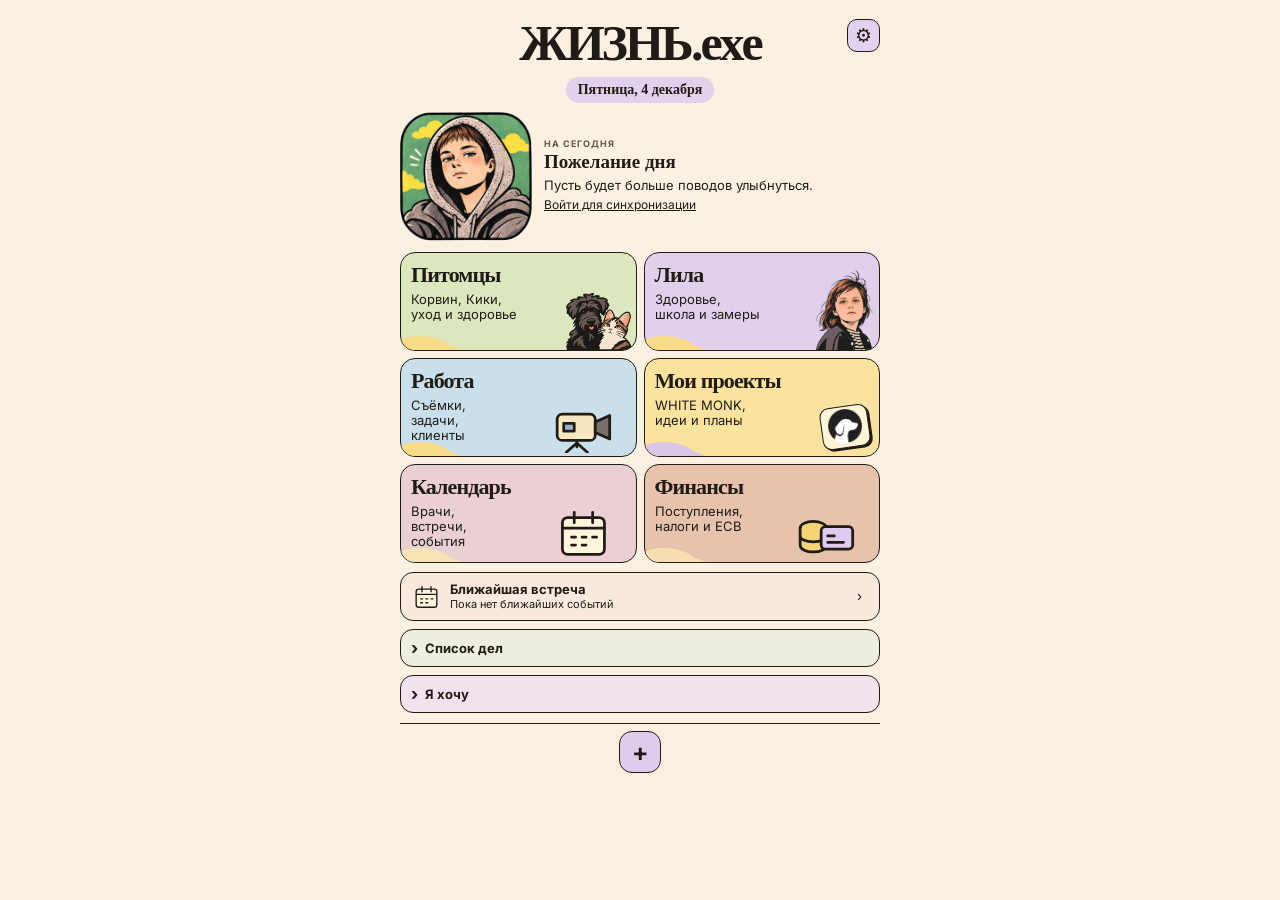
<file: index.html>
<!doctype html>
<html lang="ru">
<head>
<meta charset="utf-8">
<meta name="viewport" content="width=device-width, initial-scale=1">
<meta http-equiv="refresh" content="0;url=life-os.html">
<title>ЖИЗНЬ.exe</title>
<link rel="icon" type="image/svg+xml" href="[data-uri]">
</head>
<body><a href="life-os.html">Открыть ЖИЗНЬ.exe</a></body>
</html>
</file>
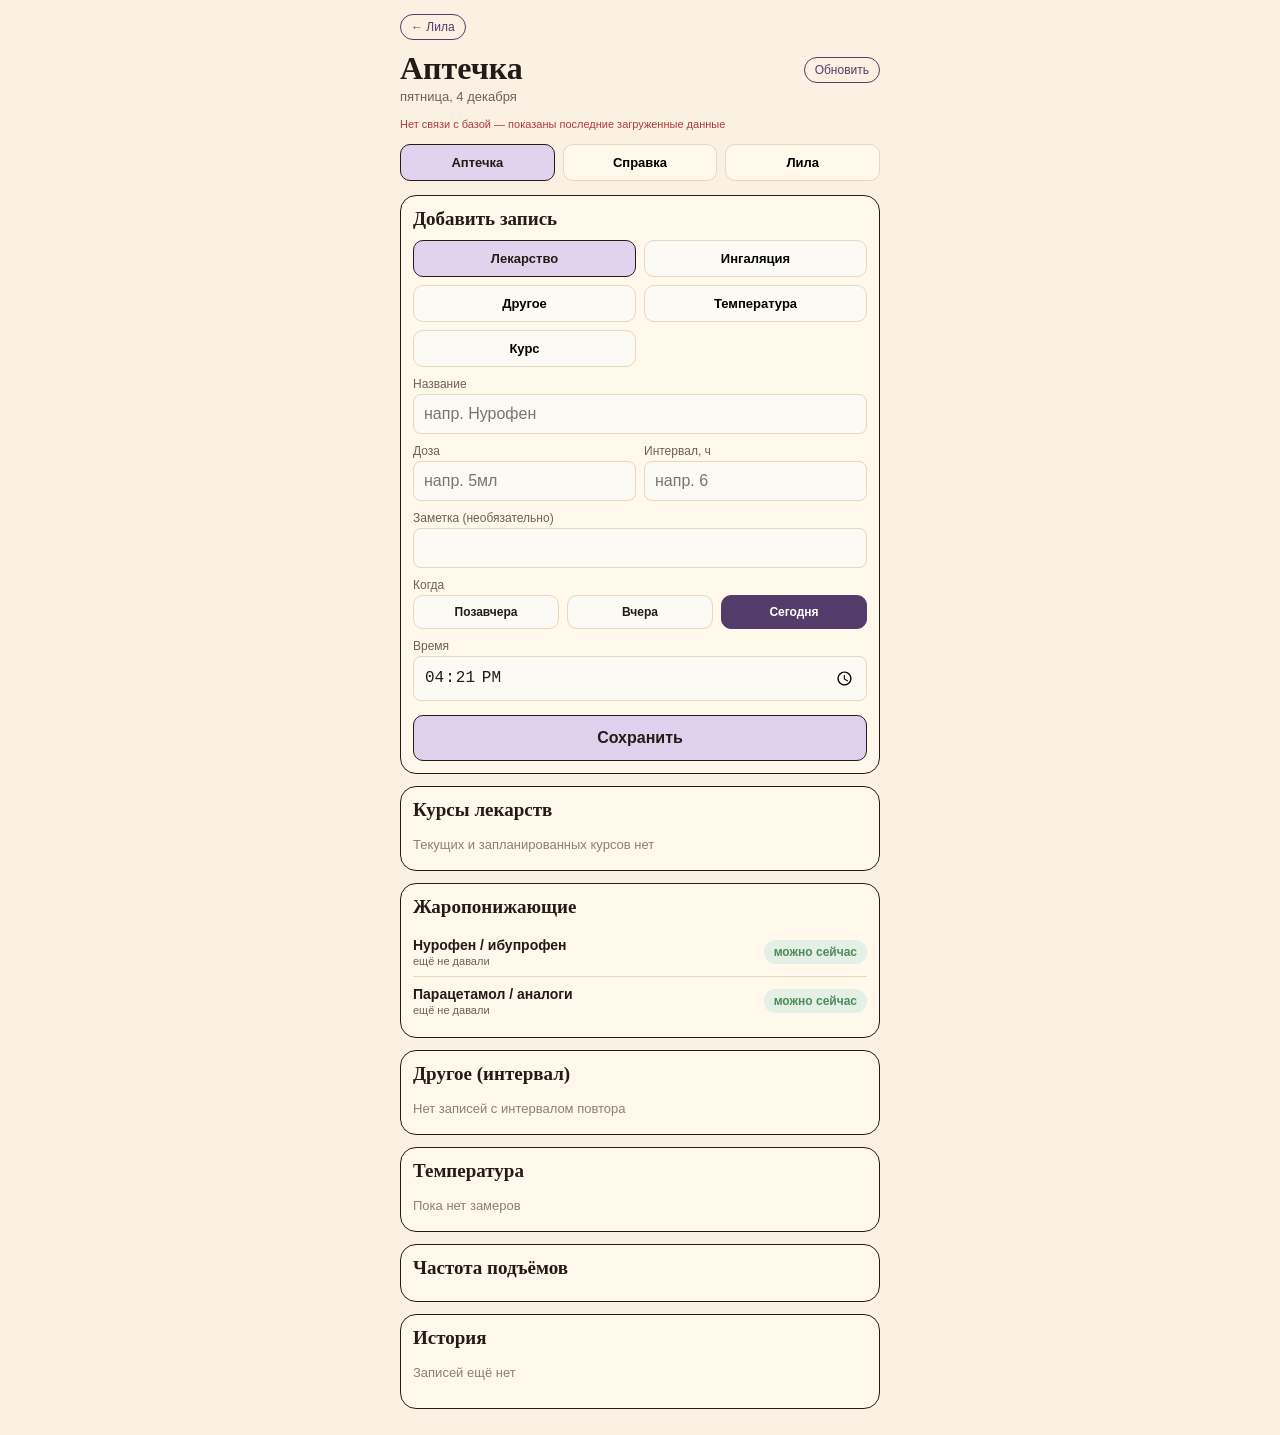
<file: aptechka.html>
<!DOCTYPE html>
<html lang="ru">
<head>
<meta charset="UTF-8">
<meta name="viewport" content="width=device-width, initial-scale=1.0">
<title>Аптечка</title>
<link rel="icon" type="image/svg+xml" sizes="any" href="life-favicon.svg">
<link rel="apple-touch-icon" sizes="180x180" href="life-touch-icon.png">
<meta name="apple-mobile-web-app-title" content="ЖИЗНЬ.exe">
<link rel="stylesheet" href="aptechka.css">
</head>
<body>
<div id="mt-root">
  <a class="mt-refresh" style="display:inline-block;text-decoration:none;margin-bottom:10px" href="lila.html">← Лила</a>
  <div class="mt-head-row"><h1>Аптечка</h1><button class="mt-refresh" onclick="mtRefresh()">Обновить</button></div>
  <div class="sub" id="mt-date"></div>
  <div id="mt-sync"></div>

  <div class="mt-tabs">
    <button type="button" class="mt-tab active" id="mt-tabbtn-aptechka" onclick="mtSetScreen('aptechka')">Аптечка</button>
    <button type="button" class="mt-tab" id="mt-tabbtn-guide" onclick="mtSetScreen('guide')">Справка</button>
    <button type="button" class="mt-tab" id="mt-tabbtn-lila" onclick="mtSetScreen('lila')">Лила</button>
  </div>

  <div id="mt-app"><div class="mt-empty">Загрузка...</div></div>
</div>

<script src="aptechka.js"></script>
</body>
</html>
</file>
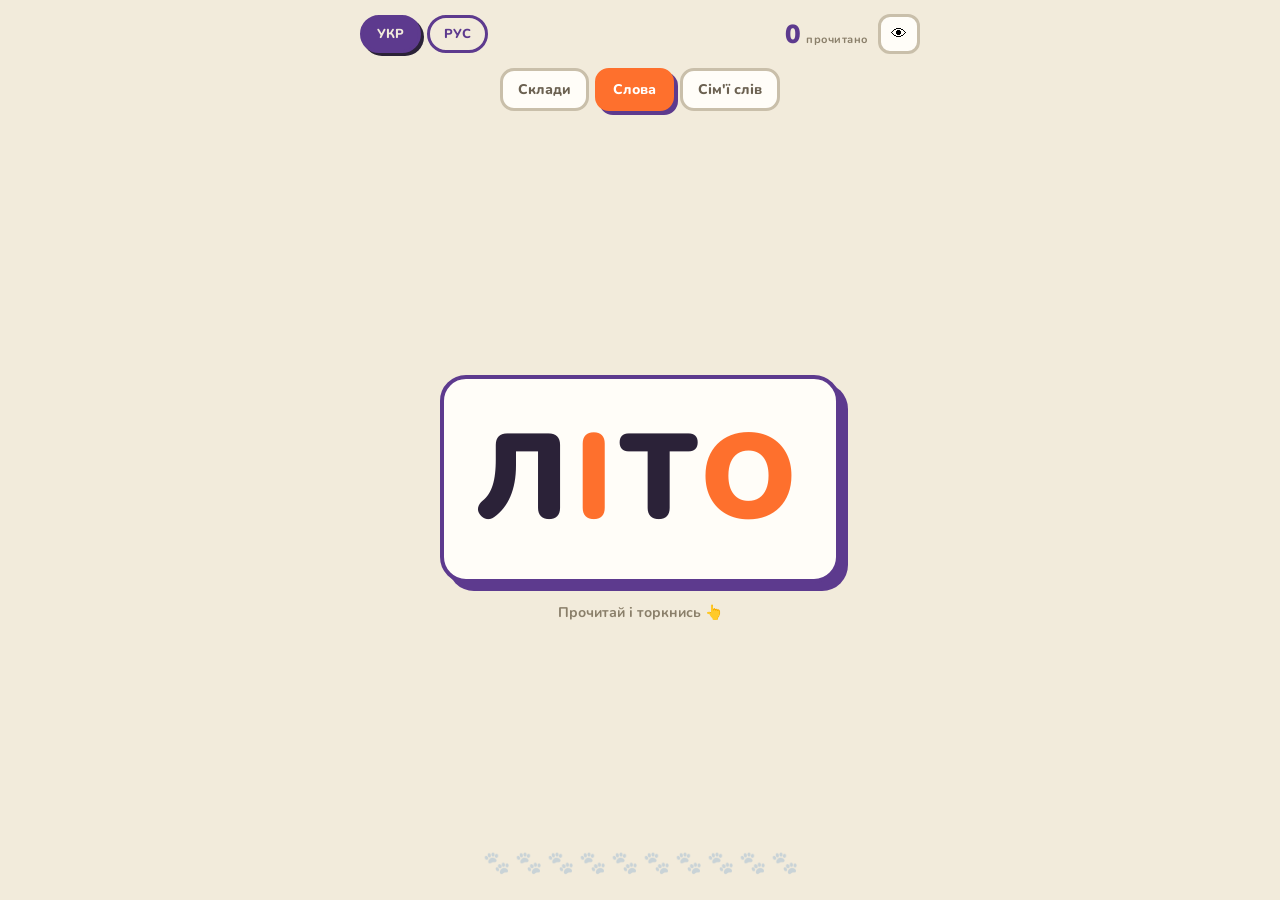
<file: chitalka.html>
<!DOCTYPE html>
<html lang="uk">
<head>
<meta charset="UTF-8">
<meta name="viewport" content="width=device-width, initial-scale=1, user-scalable=no">
<title>Читалка 🐾</title>
<meta name="apple-mobile-web-app-capable" content="yes">
<meta name="mobile-web-app-capable" content="yes">
<meta name="apple-mobile-web-app-status-bar-style" content="default">
<meta name="apple-mobile-web-app-title" content="Читалка">
<meta name="theme-color" content="#F2EBDB">
<link rel="apple-touch-icon" href="icon.png">
<link href="https://fonts.googleapis.com/css2?family=Nunito:wght@700;800;900&display=swap" rel="stylesheet">
<style>
:root{
  --bg:#F2EBDB; --card:#FFFDF8; --ink:#2B2238; --lilac:#5D3A8E;
  --orange:#FE702D; --muted:#8a7f6a; --line:#C9BFAA;
}
*{box-sizing:border-box; -webkit-tap-highlight-color:transparent;}
html,body{margin:0;padding:0;}
body{
  min-height:100vh; background:var(--bg);
  font-family:'Nunito','Arial Rounded MT Bold',system-ui,sans-serif;
  display:flex; flex-direction:column; align-items:center;
  padding:14px 12px 22px; user-select:none; overflow-x:hidden;
}
button{font-family:inherit; cursor:pointer;}

.topbar{width:100%; max-width:560px; display:flex; justify-content:space-between; align-items:center; gap:8px;}
.langs{display:flex; gap:6px;}
.pill{border:3px solid var(--lilac); background:transparent; color:var(--lilac);
  border-radius:999px; padding:7px 14px; font-weight:800; font-size:13px;}
.pill.on{background:var(--lilac); color:var(--bg); box-shadow:3px 3px 0 var(--ink);}
.right{display:flex; align-items:center; gap:10px;}
.counter{display:flex; align-items:baseline; gap:5px;}
.counter b{font-size:26px; font-weight:900; color:var(--lilac);}
.counter span{font-size:11px; font-weight:700; color:var(--muted); letter-spacing:.05em;}
.eye{border:3px solid var(--line); background:var(--card); border-radius:12px; padding:6px 10px; font-size:16px;}

.modes{display:flex; gap:6px; margin-top:14px; max-width:560px; width:100%;
  justify-content:center; flex-wrap:wrap;}
.mode{border:3px solid var(--line); background:var(--card); color:#6b6151;
  border-radius:14px; padding:9px 15px; font-weight:800; font-size:14px; white-space:nowrap;}
.mode.on{border-color:var(--orange); background:var(--orange); color:#fff; box-shadow:4px 4px 0 var(--lilac);}

.subbar{display:flex; gap:6px; margin-top:10px; flex-wrap:wrap; justify-content:center; max-width:560px; min-height:34px;}
.chip{border:2px solid var(--line); background:transparent; color:var(--muted);
  border-radius:999px; padding:6px 12px; font-weight:800; font-size:12px;}
.chip.on{border-color:var(--lilac); background:var(--lilac); color:var(--bg);}

.stage{flex:1; display:flex; flex-direction:column; align-items:center; justify-content:center;
  width:100%; max-width:560px; position:relative; padding-top:8px; min-height:340px;}
.card{background:var(--card); border:4px solid var(--lilac); border-radius:26px;
  box-shadow:8px 8px 0 var(--lilac); padding:40px 32px; min-width:240px; max-width:94vw;
  text-align:center; transition:transform .12s ease;}
.card:active{transform:scale(.97);}
.word{font-weight:900; letter-spacing:.06em; line-height:1; white-space:nowrap;}
.sz-big{font-size:clamp(68px,17vw,120px);}
.sz-mid{font-size:clamp(54px,13vw,96px);}
.sz-small{font-size:clamp(42px,10vw,76px);}
.v{color:var(--orange);} .c{color:var(--ink);} .s{color:var(--lilac);}

.appear{animation:cardIn .3s cubic-bezier(.34,1.56,.64,1);}
@keyframes cardIn{from{transform:scale(.6) rotate(-3deg);opacity:0;}to{transform:scale(1) rotate(0);opacity:1;}}
.pop{animation:cardPop .3s ease forwards;}
@keyframes cardPop{to{transform:scale(1.16) rotate(3deg);opacity:0;}}

.praise{position:absolute; top:4%; font-size:28px; font-weight:900; color:var(--orange);
  pointer-events:none; animation:praiseUp .7s ease forwards;}
@keyframes praiseUp{from{transform:translateY(12px) scale(.7);opacity:0;}
  30%{transform:translateY(0) scale(1.1);opacity:1;}
  to{transform:translateY(-10px) scale(1);opacity:0;}}
.milestone{position:absolute; bottom:2%; background:var(--lilac); color:var(--bg);
  border-radius:16px; padding:11px 20px; font-size:17px; font-weight:800;
  box-shadow:5px 5px 0 var(--ink); pointer-events:none; animation:mileIn .4s cubic-bezier(.34,1.56,.64,1);}
@keyframes mileIn{from{transform:translateY(18px) scale(.8);opacity:0;}to{transform:translateY(0) scale(1);opacity:1;}}

.hint{margin-top:20px; font-size:14px; font-weight:700; color:var(--muted); text-align:center;}

.famRow{display:flex; gap:8px; margin-top:18px; flex-wrap:wrap; justify-content:center;}
.famItem{font-size:17px; font-weight:800; color:var(--muted); border:2px solid transparent;
  border-radius:10px; padding:3px 9px; background:rgba(255,255,255,.5);}
.famItem.cur{color:var(--lilac); border-color:var(--lilac); background:var(--card);}
.famItem.done{color:var(--orange); opacity:.75;}

.paws{display:flex; gap:5px; margin-top:14px; font-size:22px;}
.paw{opacity:.18; transition:opacity .3s;}
.paw.on{opacity:1; animation:pawPop .35s cubic-bezier(.34,1.56,.64,1);}
@keyframes pawPop{from{transform:scale(0);}60%{transform:scale(1.4);}to{transform:scale(1);}}

.overlay{position:fixed; inset:0; background:rgba(43,34,56,.45); display:none;
  align-items:center; justify-content:center; padding:16px; z-index:50;}
.overlay.show{display:flex;}
.panel{background:var(--card); border:4px solid var(--lilac); border-radius:22px;
  box-shadow:8px 8px 0 var(--lilac); padding:24px; max-width:440px; width:100%;
  max-height:86vh; overflow-y:auto;}
.panel h2{margin:0 0 14px; font-size:19px; color:var(--lilac);}
.stat{display:flex; justify-content:space-between; padding:7px 0; border-bottom:2px dashed var(--line);
  font-size:14px; font-weight:700; color:var(--ink);}
.stat b{color:var(--lilac);}
.wordTable{font-size:13px; font-weight:700; color:var(--ink); margin-top:10px; line-height:1.7;}
.wordTable .lbl{color:var(--lilac); font-size:13px; margin-top:10px;}
.wordTable .slow{color:var(--orange);}
.panelBtns{display:flex; gap:10px; margin-top:18px;}
.pbtn{flex:1; border:3px solid var(--lilac); background:var(--card); color:var(--lilac);
  border-radius:14px; padding:10px; font-weight:800; font-size:14px;}
.pbtn.danger{border-color:#C0392B; color:#C0392B;}

@media (prefers-reduced-motion: reduce){
  .appear,.pop,.praise,.milestone,.paw.on{animation:none;}
}
</style>
</head>
<body>

<div class="topbar">
  <div class="langs">
    <button class="pill" id="langUa" onclick="setLang('ua')">УКР</button>
    <button class="pill" id="langRu" onclick="setLang('ru')">РУС</button>
  </div>
  <div class="right">
    <div class="counter"><b id="cnt">0</b><span id="cntLbl">прочитано</span></div>
    <button class="eye" onclick="openPanel()" title="Для дорослих">👁</button>
  </div>
</div>

<div class="modes" id="modes"></div>
<div class="subbar" id="subbar"></div>
<div class="stage" id="stage"></div>
<div class="paws" id="paws"></div>

<div class="overlay" id="overlay" onclick="if(event.target===this)closePanel()">
  <div class="panel">
    <h2 id="pTitle">Для дорослих</h2>
    <div id="pStats"></div>
    <div class="wordTable" id="pWords"></div>
    <div class="panelBtns">
      <button class="pbtn danger" onclick="resetProgress()" id="pReset">Скинути прогрес</button>
      <button class="pbtn" onclick="closePanel()" id="pClose">Закрити</button>
    </div>
  </div>
</div>

<script>
/* ════════ ДАННЫЕ: только частотное и знакомое ════════ */

const LANG = {
ua:{
  hardV:"АОУЕИІ", softV:"ЯЮЄ", allV:"АОУЕИІЇЄЮЯ",
  cons:"БВГДЖЗКЛМНПРСТФХЧШ", softC:"БВДЗЛМНПРСТ",
  famVowels:["А","О","У","И","І"],
  words:["КІТ","ДІМ","ЛІС","НІС","СІК","МАМА","ТАТО","РУКА","НОГА",
         "РИБА","ВОДА","МОРЕ","СУП","КАША","ЛАПА","СОН","ДЕНЬ","ОКО",
         "ВУХО","ЗУБ","МЕД","ЧАЙ","ПЕС","СОВА","КОЗА","ЗИМА","ЛІТО",
         "НЕБО","СІЛЬ","М'ЯЧ","СІМ'Я"],
  longWords:["СОБАКА","МАШИНА","МОЛОКО","КОРОВА","ЛОПАТА","ШКОЛА","КНИГА"],
  families:[["КІТ","КИТ","КУТ"],["МАК","РАК","ЛАК","БАК"],
      ["ЛУК","СУК","ЖУК"],["СОН","СОК","СОМ"],
      ["МАМА","РАМА","САМА"],["ГОРА","КОРА","НОРА","ПОРА"],
      ["ЛІС","НІС","РІС"],["СИР","МИР","ВИР"],["ДИМ","ДІМ"]],
  ui:{modes:["Склади","Слова","Сім'ї слів"],
      syllTypes:["Прямі","М'які","Обернені"],
      order:["Випадково","Сім'ями"],
      praise:["Молодець!","Супер!","Так!","Вірно!","Клас!","Чудово!"],
      tap:"Прочитай і торкнись 👆",
      counter:"прочитано", milestone:n=>`Вже ${n}! Ти молодець! 🎉`,
      parent:{title:"Для дорослих", today:"Карток сьогодні", session:"За цю сесію",
        best:"Найкраща сесія", streak:"Днів поспіль", avg:"Середній час на картку",
        auto:"Автоматизовано (25+ зустрічей)",
        slowLbl:"🔥 Повільні слова (частіше у тренуванні):",
        weakLbl:"Найменше зустрічей:",
        countLbl:"Знайомість слів:",
        reset:"Скинути прогрес", close:"Закрити", confirm:"Точно скинути весь прогрес?"}}
},
ru:{
  hardV:"АОУЭЫИ", softV:"ЯЮЁЕ", allV:"АОУЭЫИЕЁЮЯ",
  cons:"БВГДЖЗКЛМНПРСТФХЧШ", softC:"БВДЗЛМНПРСТ",
  famVowels:["А","О","У","Ы","И"],
  words:["КОТ","ДОМ","ЛЕС","НОС","СОК","МАМА","ПАПА","РУКА","НОГА",
         "РЫБА","ВОДА","МОРЕ","СУП","КАША","ЛАПА","СОН","ДЕНЬ","УХО",
         "ЗУБ","МЁД","ЧАЙ","ПЁС","СОВА","КОЗА","ЗИМА","ЛЕТО","НЕБО",
         "СОЛЬ","МЯЧ","СЕМЬЯ"],
  longWords:["СОБАКА","МАШИНА","МОЛОКО","КОРОВА","ЛОПАТА","ШКОЛА","КНИГА"],
  families:[["КОТ","РОТ","ПОТ"],["МАК","РАК","ЛАК","БАК"],
      ["ЛУК","СУК","ЖУК"],["СОН","СОК","СОМ","СОР"],
      ["МАМА","РАМА","САМА","ДАМА"],["ГОРА","КОРА","НОРА","ПОРА"],
      ["ДОМ","ТОМ","СОМ","КОМ","ЛОМ"],["ДЫМ","ДОМ","ДАМ"],["КИТ","КОТ","КУТ"]],
  ui:{modes:["Слоги","Слова","Семьи слов"],
      syllTypes:["Прямые","Мягкие","Обратные"],
      order:["Случайно","Семьями"],
      praise:["Молодец!","Супер!","Да!","Верно!","Класс!","Здорово!"],
      tap:"Прочитай и коснись 👆",
      counter:"прочитано", milestone:n=>`Уже ${n}! Ты молодец! 🎉`,
      parent:{title:"Для взрослых", today:"Карточек сегодня", session:"За эту сессию",
        best:"Лучшая сессия", streak:"Дней подряд", avg:"Среднее время на карточку",
        auto:"Автоматизировано (25+ встреч)",
        slowLbl:"🔥 Медленные слова (чаще в тренировке):",
        weakLbl:"Меньше всего встреч:",
        countLbl:"Знакомость слов:",
        reset:"Сбросить прогресс", close:"Закрыть", confirm:"Точно сбросить весь прогресс?"}}
}
};

/* ════════ ХРАНИЛИЩЕ ════════ */

const store = (()=>{
  try{ localStorage.setItem("__t","1"); localStorage.removeItem("__t"); return localStorage; }
  catch(e){ const m={}; return {getItem:k=>(k in m?m[k]:null), setItem:(k,v)=>{m[k]=String(v);}, removeItem:k=>{delete m[k];}}; }
})();
function sGet(k,d){ try{ const v=store.getItem("chit_"+k); return v===null?d:JSON.parse(v); }catch(e){ return d; } }
function sSet(k,v){ try{ store.setItem("chit_"+k, JSON.stringify(v)); }catch(e){} }

/* ════════ СОСТОЯНИЕ ════════ */

const today = new Date().toISOString().slice(0,10);
let S = {
  lang: sGet("lang","ua"),
  mode: sGet("mode",1),          // 0 слоги, 1 слова, 2 семьи — по умолчанию слова
  syllType: sGet("syllType",0),
  syllOrder: sGet("syllOrder",1), // по умолчанию семьями — так полезнее
  count:0, todayCount:0,
  recent:[],                      // последние показанные слова (защита от мгновенного повтора)
  recentFam:[],
  times:[], lastT:Date.now(),
  current:null, busy:false,
  famIdx:undefined, famPos:0,
};
let WSTATS = sGet("stats_"+S.lang, {});   // { СЛОВО: {n, slow, last} }

(function initDaily(){
  const d = sGet("daily",{date:today,count:0});
  S.todayCount = (d.date===today)? d.count : 0;
  const st = sGet("streak",{last:null,n:0});
  if (st.last!==today){
    const y = new Date(Date.now()-864e5).toISOString().slice(0,10);
    st.n = (st.last===y)? st.n+1 : 1;
    st.last = today; sSet("streak",st);
  }
})();

/* ════════ ПЛАНИРОВЩИК: интервальное повторение ════════ */

function wstat(w){ return WSTATS[w] || {n:0, slow:0, last:0}; }

function weightOf(w, isLong){
  if (S.recent.includes(w)) return 0;            // не раньше чем через 3 карточки
  const s = wstat(w);
  let wt = 1/(1+s.n*0.25);                       // меньше встреч → выше вес
  if (s.n>=25) wt*=0.35;                         // автоматизировано → редко, но не исчезает
  if (s.slow>=2) wt*=3;                          // медленные → чаще
  if (s.last){
    const days=(Date.now()-s.last)/864e5;
    wt *= 1+Math.min(days,7)*0.25;               // давно не виделись → буст
  } else wt*=1.3;                                // совсем новые слегка приоритетнее
  if (isLong) wt*=0.3;                           // длинные ~5–10% потока
  return wt;
}

function pickWord(){
  const L=LANG[S.lang];
  const pool=[...L.words.map(w=>[w,false]), ...L.longWords.map(w=>[w,true])];
  const weights=pool.map(([w,lg])=>weightOf(w,lg));
  let total=weights.reduce((a,b)=>a+b,0);
  if (total<=0){ S.recent=[]; return pickWord(); }
  let r=Math.random()*total;
  for(let i=0;i<pool.length;i++){ r-=weights[i]; if(r<=0) return pool[i][0]; }
  return pool[pool.length-1][0];
}

function pickFamily(){
  const fams=LANG[S.lang].families;
  const weights=fams.map((f,i)=>{
    if (S.recentFam.includes(i)) return 0;
    const avg=f.reduce((a,w)=>a+1/(1+wstat(w).n*0.25),0)/f.length;
    const slowBoost=f.some(w=>wstat(w).slow>=2)?2:1;
    return avg*slowBoost;
  });
  let total=weights.reduce((a,b)=>a+b,0);
  if (total<=0){ S.recentFam=[]; return pickFamily(); }
  let r=Math.random()*total;
  for(let i=0;i<fams.length;i++){ r-=weights[i]; if(r<=0) return i; }
  return fams.length-1;
}

function recordRead(w, dtMs){
  const s = wstat(w);
  s.n++; s.last=Date.now();
  const limit = 2000 + 900*String(w).replace(/['’Ь]/g,"").length;   // адаптивный порог по длине
  if (dtMs>limit) s.slow=Math.min(5,s.slow+1);
  else if (dtMs<limit*0.5 && s.slow>0) s.slow--;
  WSTATS[w]=s;
  sSet("stats_"+S.lang, WSTATS);
}

/* ════════ СЛОГИ (простые колоды, семьями или случайно) ════════ */

function isBadRu(s){ return ["ЖЫ","ШЫ","ЧЫ","ЩЫ","ЧЯ","ЩЯ","ЧЮ","ЩЮ","ЖЯ","ШЯ","ЖЮ","ШЮ"].includes(s); }
function shuffle(a){a=[...a];for(let i=a.length-1;i>0;i--){const j=Math.floor(Math.random()*(i+1));[a[i],a[j]]=[a[j],a[i]];}return a;}

function buildSyllDeck(){
  const L=LANG[S.lang], lg=S.lang, out=[];
  if (S.syllType===0){
    if (S.syllOrder===1){
      for(const c of shuffle([...L.cons]))
        for(const v of L.famVowels){const s=c+v; if(!(lg==="ru"&&isBadRu(s))) out.push(s);}
      return out;  // порядок семей сохранён
    }
    for(const c of L.cons) for(const v of L.hardV){const s=c+v; if(!(lg==="ru"&&isBadRu(s))) out.push(s);}
    return shuffle(out);
  }
  if (S.syllType===1){
    for(const c of L.softC) for(const v of L.softV){const s=c+v; if(!(lg==="ru"&&isBadRu(s))) out.push(s);}
    return shuffle(out);
  }
  for(const v of L.hardV) for(const c of L.cons) out.push(v+c);
  return shuffle(out);
}
let syllDeck=null, syllIdx=0;
function drawSyll(){
  if(!syllDeck || syllIdx>=syllDeck.length){
    let d=buildSyllDeck();
    if(d.length>1 && d[0]===S.current) [d[0],d[1]]=[d[1],d[0]];
    syllDeck=d; syllIdx=0;
  }
  return syllDeck[syllIdx++];
}

/* ════════ РЕНДЕР ════════ */

const $=id=>document.getElementById(id);
function colorize(w){
  const L=LANG[S.lang];
  return [...String(w)].map(ch=>{
    if(ch==="Ь"||ch==="'"||ch==="’") return `<span class="s">${ch}</span>`;
    if(L.allV.includes(ch)) return `<span class="v">${ch}</span>`;
    return `<span class="c">${ch}</span>`;
  }).join("");
}
function sizeClass(w){ const n=String(w).length; return n>6?"sz-small":n>4?"sz-mid":"sz-big"; }
function praiseWord(){ const p=LANG[S.lang].ui.praise; return p[Math.floor(Math.random()*p.length)]; }

function renderTop(){
  $("langUa").className="pill"+(S.lang==="ua"?" on":"");
  $("langRu").className="pill"+(S.lang==="ru"?" on":"");
  $("cnt").textContent=S.todayCount;
  $("cntLbl").textContent=LANG[S.lang].ui.counter;
  const ui=LANG[S.lang].ui;
  $("modes").innerHTML=ui.modes.map((m,i)=>
    `<button class="mode${i===S.mode?" on":""}" onclick="setMode(${i})">${m}</button>`).join("");
  let sub="";
  if(S.mode===0){
    sub=ui.syllTypes.map((t,i)=>`<button class="chip${i===S.syllType?" on":""}" onclick="setSyllType(${i})">${t}</button>`).join("");
    if(S.syllType===0)
      sub+=`<span style="width:8px"></span>`+ui.order.map((o,i)=>`<button class="chip${i===S.syllOrder?" on":""}" onclick="setSyllOrder(${i})">${o}</button>`).join("");
  }
  $("subbar").innerHTML=sub;
  renderPaws();
}
function renderPaws(){
  const n = S.todayCount===0?0:(S.todayCount%10===0?10:S.todayCount%10);
  $("paws").innerHTML=Array.from({length:10},(_,i)=>
    `<span class="paw${i<n?" on":""}">🐾</span>`).join("");
}

function renderCard(){
  const ui=LANG[S.lang].ui;
  let famHtml="";
  if (S.mode===2){
    const fam=LANG[S.lang].families[S.famIdx];
    famHtml=`<div class="famRow">`+fam.map((w,i)=>
      `<span class="famItem${i===S.famPos?" cur":i<S.famPos?" done":""}">${w}</span>`).join("")+`</div>`;
  }
  $("stage").innerHTML=`
    <button class="card appear" id="card" onclick="onRead()">
      <div class="word ${sizeClass(S.current)}">${colorize(S.current)}</div>
    </button>
    ${famHtml}
    <div class="hint">${ui.tap}</div>`;
  S.lastT=Date.now();
}

function showPraise(){
  const p=document.createElement("div");
  p.className="praise"; p.textContent=praiseWord();
  $("stage").appendChild(p);
  setTimeout(()=>p.remove(),700);
}
function showMilestone(){
  const m=document.createElement("div");
  m.className="milestone"; m.textContent=LANG[S.lang].ui.milestone(S.todayCount);
  $("stage").appendChild(m);
  setTimeout(()=>m.remove(),2600);
}

/* ════════ ЛОГИКА ════════ */

function bumpCount(){
  S.count++; S.todayCount++;
  sSet("daily",{date:today,count:S.todayCount});
  if(S.count>sGet("best",0)) sSet("best",S.count);
  $("cnt").textContent=S.todayCount;
  renderPaws();
}

function onRead(){
  if(S.busy) return;
  S.busy=true;
  const dt=Date.now()-S.lastT;
  if(dt<60000) S.times.push(dt/1000);
  // учёт знакомости — только для слов и семей
  if(S.mode!==0) recordRead(S.current, dt);
  // защита от мгновенного повтора
  if(S.mode!==0){
    S.recent.push(S.current);
    if(S.recent.length>3) S.recent.shift();
  }
  const card=$("card");
  card.classList.remove("appear"); card.classList.add("pop");
  showPraise();
  setTimeout(()=>{
    S.busy=false;
    bumpCount();
    if(S.todayCount%10===0) setTimeout(showMilestone,350);
    nextCard();
  },300);
}

function nextCard(){
  if(S.mode===0){ S.current=drawSyll(); renderCard(); return; }
  if(S.mode===2){
    const fams=LANG[S.lang].families;
    if(S.famIdx===undefined || S.famPos>=fams[S.famIdx].length-1){
      S.famIdx=pickFamily(); S.famPos=0;
      S.recentFam.push(S.famIdx);
      if(S.recentFam.length>2) S.recentFam.shift();
    } else S.famPos++;
    S.current=fams[S.famIdx][S.famPos];
    renderCard(); return;
  }
  S.current=pickWord();
  renderCard();
}

/* ════════ ПЕРЕКЛЮЧАТЕЛИ ════════ */

function fresh(){
  S.famIdx=undefined; S.famPos=0; S.busy=false;
  syllDeck=null; syllIdx=0;
  renderTop();
  nextCard();
}
function setLang(l){ if(l===S.lang)return; S.lang=l; sSet("lang",l);
  WSTATS=sGet("stats_"+l,{}); S.recent=[]; S.recentFam=[]; fresh(); }
function setMode(m){ if(m===S.mode)return; S.mode=m; sSet("mode",m); fresh(); }
function setSyllType(t){ if(t===S.syllType)return; S.syllType=t; sSet("syllType",t); fresh(); }
function setSyllOrder(o){ if(o===S.syllOrder)return; S.syllOrder=o; sSet("syllOrder",o); fresh(); }

/* ════════ ПАНЕЛЬ ДЛЯ ВЗРОСЛЫХ ════════ */

function openPanel(){
  const ui=LANG[S.lang].ui.parent, L=LANG[S.lang];
  const avg=S.times.length? (S.times.reduce((a,b)=>a+b,0)/S.times.length).toFixed(1)+" c" : "—";
  const st=sGet("streak",{n:1});
  const all=[...L.words,...L.longWords];
  const autoCount=all.filter(w=>wstat(w).n>=25).length;
  $("pTitle").textContent=ui.title;
  $("pReset").textContent=ui.reset;
  $("pClose").textContent=ui.close;
  $("pStats").innerHTML=`
    <div class="stat"><span>${ui.today}</span><b>${S.todayCount}</b></div>
    <div class="stat"><span>${ui.session}</span><b>${S.count}</b></div>
    <div class="stat"><span>${ui.best}</span><b>${sGet("best",0)}</b></div>
    <div class="stat"><span>${ui.streak}</span><b>${st.n}</b></div>
    <div class="stat"><span>${ui.avg}</span><b>${avg}</b></div>
    <div class="stat"><span>${ui.auto}</span><b>${autoCount} / ${all.length}</b></div>`;
  const slow=all.filter(w=>wstat(w).slow>=2).sort((a,b)=>wstat(b).slow-wstat(a).slow);
  const known=all.filter(w=>wstat(w).n>0).sort((a,b)=>wstat(b).n-wstat(a).n);
  const weak=all.filter(w=>wstat(w).n>0).sort((a,b)=>wstat(a).n-wstat(b).n).slice(0,8);
  let html="";
  if(slow.length) html+=`<div class="lbl">${ui.slowLbl}</div><span class="slow">`+
    slow.map(w=>`${w}`).join(" · ")+`</span>`;
  if(known.length){
    html+=`<div class="lbl">${ui.countLbl}</div>`+
      known.slice(0,10).map(w=>`${w} — ${wstat(w).n}`).join(" · ");
    if(weak.length) html+=`<div class="lbl">${ui.weakLbl}</div>`+
      weak.map(w=>`${w} — ${wstat(w).n}`).join(" · ");
  }
  $("pWords").innerHTML=html;
  $("overlay").classList.add("show");
}
function closePanel(){ $("overlay").classList.remove("show"); }
function resetProgress(){
  if(!confirm(LANG[S.lang].ui.parent.confirm)) return;
  ["daily","best","streak","stats_ua","stats_ru"].forEach(k=>store.removeItem("chit_"+k));
  S.todayCount=0; S.count=0; S.times=[]; WSTATS={}; S.recent=[]; S.recentFam=[];
  sSet("streak",{last:today,n:1});
  closePanel(); renderTop();
}

/* ════════ СТАРТ ════════ */
fresh();
</script>
</body>
</html>
</file>
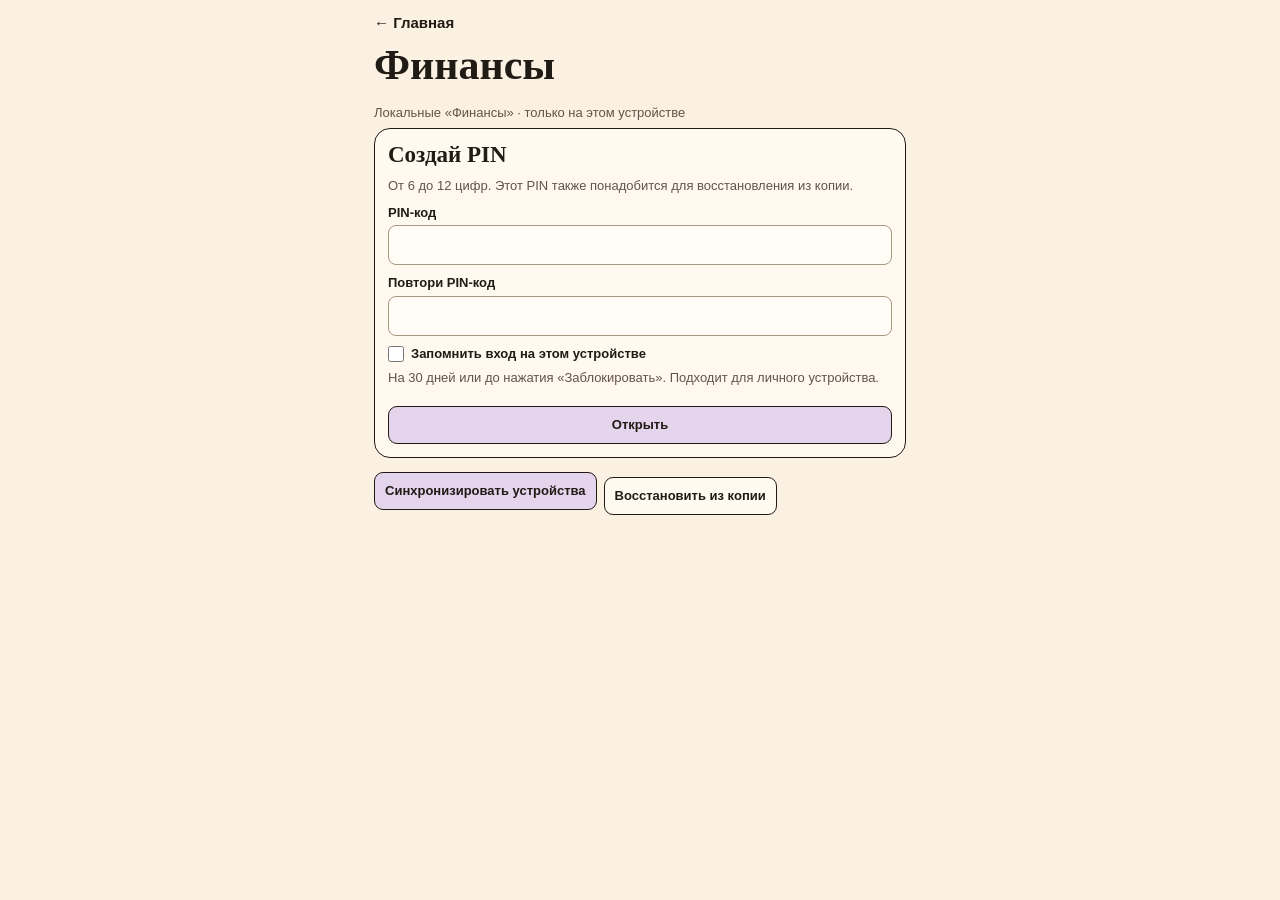
<file: finance.html>
<!doctype html>
<html lang="ru">
<head>
<meta charset="utf-8">
<meta name="viewport" content="width=device-width,initial-scale=1">
<title>Финансы · ЖИЗНЬ.exe</title>
<link rel="icon" type="image/svg+xml" sizes="any" href="life-favicon.svg">
<link rel="apple-touch-icon" sizes="180x180" href="life-touch-icon.png">
<meta name="apple-mobile-web-app-title" content="ЖИЗНЬ.exe">
<meta name="referrer" content="no-referrer">
<script>
(() => {
  let callback;
  function readFragment(){
    const fragment=new URLSearchParams(location.hash.slice(1));
    if(!fragment.has('access_token')&&!fragment.has('error_code'))return;
    callback={
      token:fragment.get('type')==='recovery'?fragment.get('access_token'):null,
      error:fragment.has('error_code')
    };
    history.replaceState(null,'',location.pathname+location.search);
    window.dispatchEvent(new Event('finance-recovery'));
  }
  window.takeFinanceRecovery=()=>{
    const result=callback;
    callback=null;
    return result;
  };
  readFragment();
  window.addEventListener('hashchange',readFragment);
})();
</script>
<link rel="stylesheet" href="finance.css?v=20261110-3">
<script defer src="jszip.min.js"></script>
<script defer src="finance-xlsx.js?v=20261110-3"></script>
<script defer src="finance.js?v=20261110-15"></script>
</head>
<body>
<main>
  <nav class="navigation"><a href="life-os.html#home" id="exit">← Главная</a><button id="up" class="plain" hidden>← Финансы</button><button id="cloud-refresh" class="plain" hidden>Обновить данные</button><button id="lock" class="plain" hidden>Заблокировать</button></nav>
  <p id="status" role="status" hidden></p>
  <section id="gate" hidden>
    <h1>Финансы</h1>
    <p class="muted" id="cloud-mode"></p>
    <form id="unlock" class="card">
      <h2 id="gate-title">Вход по PIN</h2>
      <p class="muted" id="gate-note"></p>
      <label>PIN-код<input name="pin" type="password" inputmode="numeric" pattern="[0-9]{6,12}" maxlength="12" required></label>
      <label id="pin-again" hidden>Повтори PIN-код<input name="again" type="password" inputmode="numeric" maxlength="12"></label>
      <label class="check"><input type="checkbox" name="remember">Запомнить вход на этом устройстве</label>
      <p class="muted">На 30 дней или до нажатия «Заблокировать». Подходит для личного устройства.</p>
      <button class="wide lilac">Открыть</button>
    </form>
    <div class="actions">
      <button id="cloud-connect" class="lilac">Синхронизировать устройства</button>
      <button id="cloud-local" hidden>Открыть локальную копию</button>
      <label class="file-button">Восстановить из копии<input id="locked-backup" type="file" accept=".json,application/json"></label>
    </div>
  </section>
  <section id="finance-home" hidden>
    <h1>Финансы</h1>
    <p class="muted" id="finance-sync-state"></p>
    <div class="actions" id="finance-sync-actions"><button id="cloud-connect-home" class="lilac">Открыть общие финансы</button></div>
    <button class="card tile sage" data-view="budget"><strong>Личный бюджет <span aria-hidden="true">→</span></strong><small id="home-month"></small><span id="home-summary"></span></button>
    <button class="card tile yellow" data-view="fop"><strong>ФОП / Налоги <span aria-hidden="true">→</span></strong></button>
  </section>
  <section id="budget" hidden>
    <header class="budget-head"><h1>Личный бюджет</h1><button class="lilac" id="period-button"></button><p id="period-note" class="muted"></p><button id="cards-filter" hidden>Все карты</button></header>
    <dl class="card sage metrics" id="summary"></dl>
    <p class="muted" id="budget-summary-note"></p>
    <div class="actions"><button id="reconcile-budget">Сверить фактический остаток</button><button id="reconcile-spent" class="lilac" hidden>Учесть разницу как расход</button></div>
    <details class="card" id="obligations">
      <summary>Обязательные платежи<small id="obligation-summary"></small></summary>
      <div class="actions"><button id="add-obligation">+ Обязательство</button><label class="file-button">Загрузить шаблоны<input id="bill-presets" type="file" accept=".json,application/json" aria-label="Шаблоны обязательств"></label></div><div id="obligation-list"></div>
    </details>
    <details class="card" id="categories">
      <summary>Расходы по категориям<small id="category-summary"></small></summary>
      <div class="actions"><button id="category-filter">Лила</button><button data-view="analytics">Аналитика →</button><button id="manage-categories">Категории</button></div>
      <div id="category-list"></div>
    </details>
    <details class="card" id="history">
      <summary>История операций<small id="history-summary"></small></summary>
      <label class="search">Поиск<input type="search" id="search" placeholder="Получатель, сумма, комментарий"></label>
      <div class="grid"><label>Категория<select id="history-category"></select></label><label>Тип<select id="history-type"><option value="">Все операции</option><option value="income">Поступления</option><option value="fop">Пополнения с ФОП</option><option value="expense">Расходы</option><option value="internal">Перемещения</option></select></label><label class="check"><input type="checkbox" id="history-lila">Лила</label></div>
      <p class="muted" id="history-merchant" hidden></p>
      <div id="history-list"></div>
    </details>
    <details class="card" id="cash-details"><summary>Наличные</summary><div id="budget-cash"></div></details>
    <details class="card"><summary>Разовые планы</summary>
      <div class="actions"><button id="add-plan">+ Добавить план</button></div><div id="plan-list"></div>
    </details>
    <div class="actions utility"><button data-view="subscriptions">Подписки</button><button data-view="review">Проверка импорта</button><button id="export-menu">Экспорт и копии</button></div>
    <button id="plus" class="lilac" aria-label="Добавить">+</button>
  </section>
  <section id="fop" hidden><iframe id="fop-frame" title="ФОП / Налоги"></iframe></section>
  <section id="analytics" hidden>
    <h1>Аналитика</h1>
    <div class="actions"><button id="analytics-period"></button><button id="analytics-lila" aria-pressed="false">Лила</button><button id="compare-button">Сравнить периоды</button></div>
    <div id="comparison"></div><div id="analytics-content"></div>
  </section>
  <section id="review" hidden>
    <h1>Проверка импорта</h1>
    <p id="import-summary"></p>
    <section class="card" id="review-cash" hidden aria-label="Наличные после импорта"></section>
    <div class="actions"><button id="undo-import">Отменить последний импорт</button></div>
    <div id="review-list"></div>
  </section>
  <section id="subscriptions" hidden>
    <h1>Подписки</h1>
    <div class="actions"><button id="add-subscription">+ Подписка</button></div>
    <div id="subscription-list"></div>
  </section>
</main>
<dialog id="sheet"><div id="sheet-body"></div></dialog>
<template id="operation-template">
  <form id="operation-form">
    <h2>Новая операция</h2>
    <fieldset class="segments"><legend>Тип операции</legend><label><input type="radio" name="type" value="expense" checked>Расход</label><label><input type="radio" name="type" value="income">Доход</label><label><input type="radio" name="type" value="internal">Перемещение</label></fieldset>
    <div class="grid"><label>Сумма, грн<input name="amount" inputmode="decimal" required placeholder="0,00"></label><label>Дата<input name="date" type="date" required></label></div>
    <label>Категория<select name="category"></select></label>
    <label>Магазин, получатель или источник<input name="merchant" maxlength="160"></label>
    <label>Способ оплаты<select name="method" required><option value="">Выбрать</option><option value="card">Карта</option><option value="cash">Наличные</option></select></label>
    <label>Комментарий<textarea name="note" rows="2" maxlength="500"></textarea></label>
    <label class="check" data-lila><input name="lila" type="checkbox">Лила</label>
    <p id="original-description" class="muted" hidden></p>
    <fieldset id="rule-fields" hidden><legend>Запомнить для этого получателя</legend>
      <label class="check"><input name="categoryRule" type="checkbox">Категорию</label>
      <label class="check"><input name="lilaRule" type="checkbox">Метку «Лила»</label>
      <label>Применить<select name="ruleScope"><option value="future">Только к будущим</option><option value="past">Также к предыдущим, кроме исправленных вручную</option></select></label>
    </fieldset>
    <p id="operation-error" role="status"></p>
    <div class="actions"><button class="lilac" type="submit">Сохранить</button><button id="delete-operation" type="button" hidden>Удалить</button></div>
  </form>
</template>
</body>
</html>
</file>
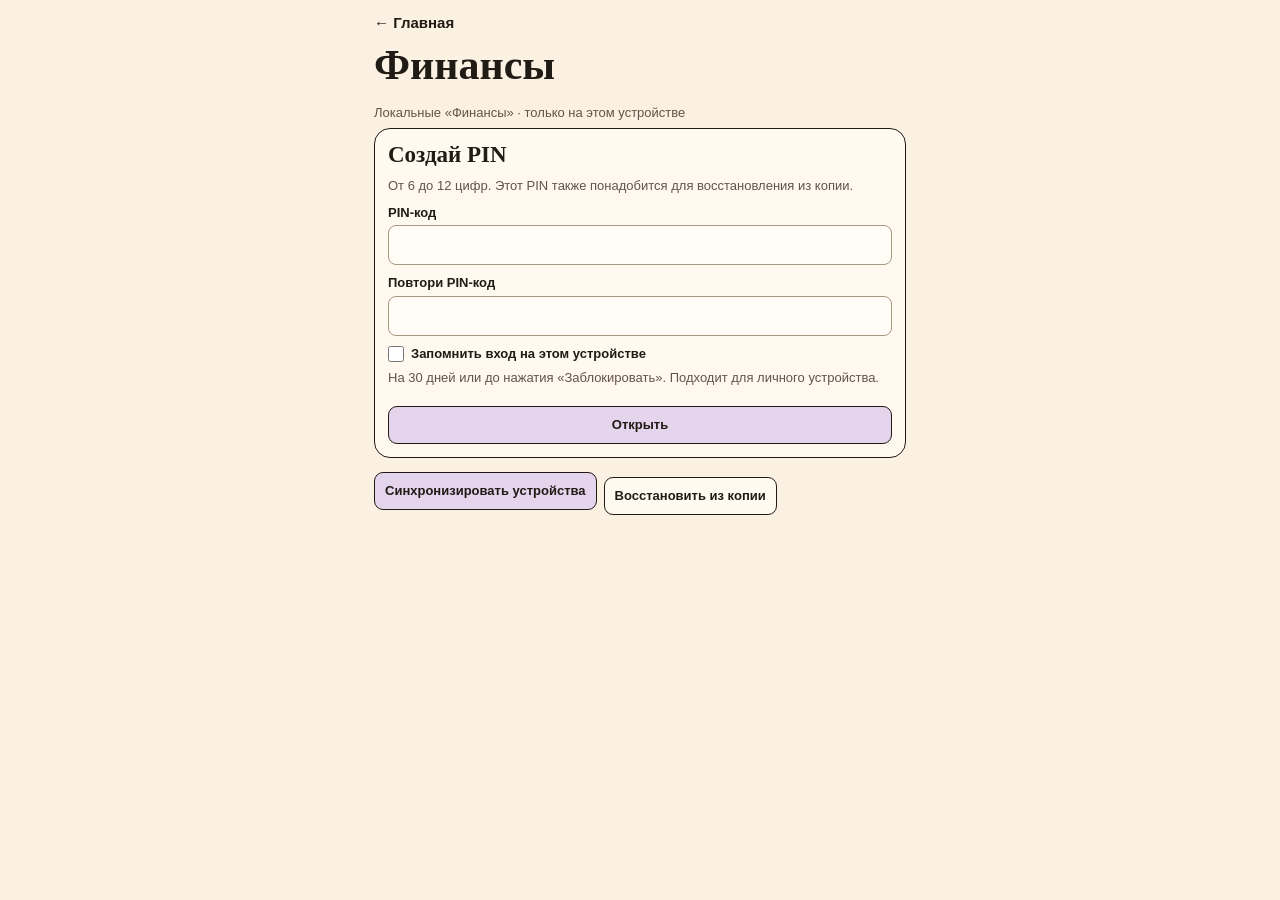
<file: fop.html>
<!doctype html>
<html lang="ru" hidden>
<head>
<meta charset="utf-8">
<meta name="viewport" content="width=device-width,initial-scale=1">
<title>Финансы / ФОП · ЖИЗНЬ.exe</title>
<link rel="icon" type="image/svg+xml" sizes="any" href="life-favicon.svg">
<link rel="apple-touch-icon" sizes="180x180" href="life-touch-icon.png">
<meta name="apple-mobile-web-app-title" content="ЖИЗНЬ.exe">
<script>
function financeAccessAllowed(){
  try{return parent!==window&&parent.financeFopAllowed?.()===true;}
  catch{return false;}
}
if(financeAccessAllowed())document.documentElement.hidden=false;
else location.replace('finance.html#fop');
</script>
<style>
  :root{--paper:#fbf1e3;--ink:#211b16;--card:#fff9ef;--sage:#dce6c7;--yellow:#f7df9c;--lilac:#e4d4ec}
  *{box-sizing:border-box}
  body{margin:0;background:var(--paper);color:var(--ink);font:15px/1.4 "Segoe UI",sans-serif}
  main{max-width:560px;margin:auto;padding:16px 14px 28px}
  h1,h2{font-family:Georgia,serif;line-height:1.08;margin:0}
  h1{font-size:clamp(29px,7vw,42px)}h2{font-size:22px}
  p{margin:6px 0}
  a{color:inherit}
  .back{display:inline-flex;align-items:center;min-height:35px;text-decoration:none;font-weight:700;margin-bottom:6px}
  .card{border:1.6px solid var(--ink);border-radius:16px;background:var(--card);padding:13px;margin:0 0 11px}
  .hero{background:var(--sage)}
  .section-head{display:flex;justify-content:space-between;align-items:center;gap:8px;flex-wrap:wrap}
  .sub,.status{font-size:13px;color:#5b4e40}
  .section-head>label{margin:0}
  .row{display:grid;grid-template-columns:repeat(2,minmax(0,1fr));gap:9px}
  label{display:block;margin:9px 0 0;font-weight:650;font-size:13px}
  input,select,button,.button{font:inherit;color:inherit}
  input,select{display:block;width:100%;min-width:0;min-height:40px;margin:3px 0 0;padding:7px 8px;border:1px solid #a69883;border-radius:8px;background:#fffdf6}
  button,.button{display:inline-flex;align-items:center;justify-content:center;cursor:pointer;padding:7px 11px;min-height:38px;border:1.4px solid var(--ink);border-radius:9px;background:var(--card);font-size:13px;font-weight:700;text-decoration:none;text-align:center}
  button:disabled{opacity:.55;cursor:default}.primary{background:var(--yellow)}.lilac{background:var(--lilac)}
  .actions{display:flex;flex-wrap:wrap;gap:7px;margin-top:10px}
  .figures{margin:9px 0 0}.figures div{display:flex;gap:8px;justify-content:space-between;padding:5px 0}.figures dt{font-size:13px}.figures dd{margin:0;text-align:right;font-weight:700;overflow-wrap:anywhere}
  .grand{border-top:1px solid #929d80;margin-top:4px}.due{background:var(--lilac);padding:8px 9px;border-radius:9px;margin-top:8px}
  .receipt{border-top:1px solid #cbbfae;padding:9px 0;overflow-wrap:anywhere}.receipt .actions{margin-top:6px}
  summary{cursor:pointer;font-weight:700}details[open] summary{margin-bottom:7px}
  :focus-visible{outline:2px solid #704b82;outline-offset:2px}[hidden]{display:none!important}
  @media(max-width:350px){.row{gap:5px}main{padding-inline:10px} .card{padding:11px}}

  .money-forms{margin-top:12px}
  .money-switch{display:grid;grid-template-columns:repeat(2,minmax(0,1fr));gap:5px;margin:9px 0 13px}
  .money-switch button[aria-pressed="true"]{background:var(--lilac)}
  .money-summary{margin-top:12px;padding:9px 10px;border-radius:10px;background:#f5eddd}
  .money-summary dd{font-size:13px}
  .cushion{margin-top:12px;border:1.4px solid var(--ink);border-radius:12px;padding:11px;background:#e8ddef}
  .cushion details{margin-top:8px}
  .money-summary dt small{display:block;font-size:11px;color:#5b4e40}
  #money-log{margin-top:10px}
  #money-entries .receipt:first-child{border-top:0}
  #money-usd-panel>p,#money-other-panel>p{margin:5px 0}
  #tax-caption{margin-top:9px}
  .tax-actions{padding-left:19px;margin:9px 0 0;font-size:13px}
  .tax-actions li+li{margin-top:5px}
  .tax-block{margin-top:13px;border-top:1px solid #cbbfae;padding-top:9px}
  .check{display:flex;align-items:center;gap:7px}
  .check input{width:auto;min-height:auto;margin:0}
  .tax-nav{margin-top:10px}
  .tax-block form{margin-bottom:9px}
  #tax-import{max-width:100%}

  .month-trigger{gap:7px;background:var(--lilac);border-radius:20px;padding:6px 10px}
  .month-trigger svg{fill:none;stroke:currentColor;stroke-width:1.7;stroke-linecap:round;stroke-linejoin:round}
  .month-chevron{font-size:16px;line-height:1}
  .month-trigger[aria-expanded="true"] .month-chevron{transform:rotate(180deg)}
  .month-picker{margin-top:10px;padding:10px;background:#f6eddf;border:1.4px solid var(--ink);border-radius:14px}
  .month-year-row{display:flex;align-items:center;justify-content:space-between;margin-bottom:8px}
  .month-year-row strong{font:700 22px Georgia,serif}
  .month-year-row button{min-width:34px;min-height:33px;padding:2px;font-size:21px;border-radius:50%;line-height:1}
  .month-grid{display:grid;grid-template-columns:repeat(3,minmax(0,1fr));gap:5px}
  .month-grid button{min-width:0;padding:5px 2px;border-color:#c8b8a3;min-height:36px}
  .month-grid button[aria-current="date"]{border-color:var(--ink)}
  .month-grid button[aria-pressed="true"]{border-color:var(--ink);background:var(--lilac)}
  .month-today{margin-top:8px;background:var(--sage);width:100%;min-height:34px}
</style>
</head>
<body>
<main>
<a class="back" href="finance.html" id="fop-back">← Финансы</a>
<header class="card hero">
  <h1>Финансы / ФОП</h1>
  <p class="sub">Записи хранятся в этом браузере.</p>
  <button class="tax-nav" type="button" id="tax-jump">ФОП / Налоги ↓</button>
  <p class="status" id="storage-status" role="status" hidden></p>
</header>
<section class="card" aria-labelledby="money-title">
  <div class="section-head">
    <h2 id="money-title">Мои деньги</h2>
    <button class="month-trigger" type="button" id="month-trigger" aria-expanded="false" aria-controls="month-picker">
      <svg width="17" height="17" viewBox="0 0 24 24" aria-hidden="true"><rect x="3" y="5" width="18" height="16" rx="3"/><path d="M3 10h18M8 3v4m8-4v4"/></svg>
      <span id="month-caption"></span><span class="month-chevron" aria-hidden="true">⌄</span>
    </button>
  </div>
  <input id="money-month" type="hidden">
  <div class="month-picker" id="month-picker" hidden>
    <div class="month-year-row">
      <button type="button" id="month-prev" aria-label="Предыдущий год">‹</button>
      <strong id="month-year" aria-live="polite"></strong>
      <button type="button" id="month-next" aria-label="Следующий год">›</button>
    </div>
    <div class="month-grid" id="month-grid" role="group" aria-label="Месяцы"></div>
    <button class="month-today" id="month-today" type="button">К текущему месяцу</button>
  </div>
  <dl class="figures money-summary" id="money-summary"></dl>
  <section class="cushion" aria-labelledby="cushion-title">
    <h2 id="cushion-title">Накопления</h2>
    <div id="cushion-summary"></div>
    <details id="cushion-unassigned" hidden><summary>Распределить прежние накопления</summary><div id="cushion-unassigned-list"></div></details>
    <details><summary>Цель на месяц</summary>
      <form id="cushion-goal-form">
        <label>Подушка<select id="cushion-goal-pool"><option value="shared">Общая</option><option value="personal">Личная</option></select></label>
        <label>Цель, USD<input id="cushion-goal" inputmode="decimal" placeholder="Например, 1000" required></label>
        <p class="sub">Действует с выбранного месяца, пока не задашь новую цель. Введи 0, чтобы отключить.</p>
        <button class="lilac" type="submit">Сохранить цель</button>
        <p class="status" id="cushion-status" role="status"></p>
      </form>
    </details>
  </section>
  <div class="money-forms">
    <nav class="money-switch" aria-label="Тип записи">
      <button type="button" data-money-mode="usd" aria-pressed="true">Поступление на ФОП</button>
      <button type="button" data-money-mode="uah" aria-pressed="false">Оплата в грн</button>
      <button type="button" data-money-mode="savings" aria-pressed="false">В подушку</button>
      <button type="button" data-money-mode="balance" aria-pressed="false">Сколько осталось</button>
    </nav>
    <div id="money-usd-panel">
    <p class="sub">Доход по дате зачисления на счёт ФОП. Продажу валюты и переводы между своими счетами сюда не записывай.</p>
    <form id="receipt-form">
    <div class="row">
      <label>Дата зачисления<input id="date" type="date" min="2026-01-01" required></label>
      <label>Сумма<input id="usd" inputmode="decimal" required></label>
    </div>
    <div class="row">
      <label>Валюта<select id="receipt-currency"><option>USD</option><option>EUR</option><option>UAH</option></select></label>
      <label id="rate-label">Курс НБУ, грн за единицу<input id="rate" inputmode="decimal"></label>
    </div>
    <label class="check" id="rate-check-label"><input id="rate-checked" type="checkbox">Ручной курс сверен с НБУ</label>
    <div class="row">
      <label>Инвойс / плательщик<input id="ref" maxlength="120" placeholder="Необязательно"></label>
    </div>
    <p class="status" id="rate-status" role="status"></p>
    <div class="actions">
      <button class="primary" type="submit" id="save-receipt">Записать поступление</button>
      <button type="button" id="lookup">Обновить курс</button>
      <button type="button" id="cancel" hidden>Отменить правку</button>
    </div>
    <p class="status" id="form-status" role="status"></p>
    </form>
    </div>
    <div id="money-other-panel" hidden>
      <p class="sub" id="money-help"></p>
      <form id="money-form">
        <div class="row">
          <label>Дата<input id="money-date" type="date" required></label>
          <label id="money-pool-label">Подушка
            <select id="money-pool"><option value="">Выбрать</option><option value="shared">Общая</option><option value="personal">Личная</option></select>
          </label>
          <label id="money-storage-label">Где лежат
            <select id="money-storage"><option value="">Не указано</option><option value="cash">Наличные</option><option value="account">На счёте</option></select>
          </label>
          <label id="money-currency-label">Валюта
            <select id="money-currency"><option value="uah">Гривны</option><option value="usd">Доллары</option><option value="eur">Евро</option></select>
          </label>
          <label id="money-single-label"><span id="money-amount-label">Сумма, грн</span><input id="money-amount" inputmode="decimal"></label>
          <label id="money-uah-label" hidden>Осталось, грн<input id="money-uah" inputmode="decimal"></label>
          <label id="money-usd-label" hidden>Осталось, USD<input id="money-usd" inputmode="decimal"></label>
        </div>
        <label>Заметка<input id="money-note" maxlength="120" placeholder="Необязательно"></label>
        <div class="actions">
          <button class="primary" type="submit" id="money-save">Сохранить</button>
          <button type="button" id="money-cancel" hidden>Отменить правку</button>
        </div>
        <p class="status" id="money-status" role="status"></p>
      </form>
    </div>
  </div>
  <details id="money-log">
    <summary>Записи за месяц</summary>
    <div id="money-entries"></div>
  </details>
</section>
<section class="card hero" id="tax-control" aria-labelledby="quarter-title">
  <div class="section-head"><h2 id="quarter-title">ФОП / Налоги</h2>
    <label>Период
      <select id="quarter">
        <option value="1">I квартал · янв–мар</option><option value="2">II квартал · апр–июн</option>
        <option value="3">III квартал · июл–сен</option><option value="4">IV квартал · окт–дек</option>
      </select>
    </label>
  </div>
  <p id="tax-caption" class="sub">2026 · 3-я группа · 5% без НДС</p>
  <dl class="figures" id="taxes"></dl>
  <p class="sub" id="tax-note"></p>
  <div id="month-tax" aria-live="polite"></div>
  <ul class="tax-actions" id="tax-next"></ul>
  <details class="tax-block">
    <summary>Аналитика налогов</summary>
    <div id="tax-analytics"></div>
  </details>
  <details class="tax-block">
    <summary>Платежи и авансы</summary>
    <p class="sub">В расчёте учитываются платежи с датой и банковским подтверждением. Переплата из Дії хранится отдельно.</p>
    <div id="payment-list"></div>
    <form id="payment-form">
      <div class="row">
        <label>Налог<select name="tax"><option value="unified">Единый налог</option><option value="military">Военный сбор</option><option value="esv">ЕСВ</option></select></label>
        <label>Месяц аванса<input type="month" name="month" min="2026-01" max="2026-12"></label>
        <label>Расчётная сумма, грн<input name="planned" inputmode="decimal" required></label>
        <label>Срок уплаты<input name="due" type="date"></label>
        <label>Статус<select name="status"><option value="calculated">Рассчитано</option><option value="planned">Запланировано</option><option value="sent">Отправлено</option><option value="confirmed">Подтверждено</option></select></label>
        <label>Фактически уплачено, грн<input name="actual" inputmode="decimal"></label>
        <label>Дата оплаты<input name="date" type="date"></label>
        <label>Подтверждение банка<input name="proof" maxlength="180" placeholder="Номер или ссылка на квитанцию"></label>
      </div>
      <div class="actions"><button class="lilac" type="submit">Сохранить платёж</button><button type="reset" hidden>Отменить правку</button></div>
      <p class="status" role="status"></p>
    </form>
    <p class="sub" id="legacy-payments" hidden></p>
  </details>
  <details class="tax-block">
    <summary>Декларации</summary>
    <div id="declaration-list"></div>
    <form id="declaration-form">
      <div class="row">
        <label>Период<select name="period"><option value="q1">I квартал</option><option value="q2">Полугодие</option><option value="q3">9 месяцев</option><option value="q4" selected>Год</option></select></label>
        <label>Форма<input name="form" maxlength="30" placeholder="Например, F0103309"></label>
        <label>Статус<select name="status"><option value="draft">Не подана</option><option value="sent">Отправлена</option><option value="received">Получена</option><option value="accepted">Принята</option><option value="rejected">Отклонена</option></select></label>
        <label>Дата подачи<input type="date" name="date"></label>
        <label>Регистрационный номер<input name="number" maxlength="60"></label>
        <label>Квитанция № 2<input name="proof" maxlength="180" placeholder="Дата, номер или ссылка"></label>
        <label>Срок подачи<input type="date" name="due"></label>
      </div>
      <div class="actions"><button class="lilac" type="submit">Сохранить декларацию</button></div>
      <p class="status" role="status"></p>
    </form>
  </details>
  <details class="tax-block">
    <summary>Сверка с ДПС и ЕСВ</summary>
    <p class="sub">Сохраняй показатели из Дії или кабинета ДПС на дату просмотра. Они не подтверждают отдельные платежи.</p>
    <div id="balance-list"></div>
    <form id="tax-balance-form">
      <div class="row">
        <label>Дата сверки<input type="date" name="date" required></label>
        <label>Источник<select name="source"><option>Дія</option><option>Кабинет ДПС</option></select></label>
        <label>Налог<select name="tax"><option value="unified">Единый налог</option><option value="military">Военный сбор</option><option value="esv">ЕСВ</option></select></label>
        <label>Переплата, грн<input name="credit" inputmode="decimal" required></label>
        <label>Долг, грн<input name="debt" inputmode="decimal" required></label>
        <label>Периоды / заметка<input name="note" maxlength="180"></label>
      </div>
      <label class="check" id="esv-check"><input name="reconciled" type="checkbox">Периоды ЕСВ сверены с ДПС</label>
      <div class="actions"><button class="lilac" type="submit">Сохранить сверку</button></div>
      <p class="status" role="status"></p>
    </form>
  </details>
  <details class="tax-block">
    <summary>Импорт личных записей</summary>
    <p class="sub">Выбери локальный файл. Записи останутся в этом браузере.</p>
    <input type="file" id="tax-import" accept=".json,application/json">
    <p class="status" id="import-status" role="status"></p>
  </details>
</section>
<section class="card">
  <h2>Поступления за квартал</h2>
  <p class="sub" id="receipt-count"></p>
  <div id="entries"></div>
</section>
<p class="sub">Расчёт по внесённым данным. <a href="https://kyivobl.tax.gov.ua/media-ark/news-ark/965745.html" target="_blank" rel="noopener">Ставки ДПС</a> · <a href="https://ck.tax.gov.ua/media-ark/local-news/996309.html" target="_blank" rel="noopener">Сроки ДПС</a> · <a href="https://bank.gov.ua/ua/markets/exchangerates" target="_blank" rel="noopener">Курсы НБУ</a></p>
</main>
<script>
(() => {
  'use strict';
  if(!financeAccessAllowed())return;
  document.getElementById('fop-back').addEventListener('click',event=>{
    event.preventDefault();parent.financeFopBack();
  });
  const $ = id => document.getElementById(id);
  const key = 'life-os-fop-2026-v1';
  const sharedSnapshot=parent.financeFopRead?.();
  const shared=sharedSnapshot!==undefined;
  if(shared)document.querySelector('.hero .sub').textContent='Записи ФОП синхронизируются в общем зашифрованном разделе.';
  const format = new Intl.NumberFormat('uk-UA',{minimumFractionDigits:2,maximumFractionDigits:2});
  const amount = cents => format.format(cents/100);
  const uah = cents => amount(cents)+' грн';
  const today = new Intl.DateTimeFormat('sv-SE',{timeZone:'Europe/Kyiv'}).format(new Date());
  const maxDate = today < '2026-12-31' ? today : '2026-12-31';
  const quarterOf = date => Math.ceil(Number(date.slice(5,7))/3);
  const validDate = date => /^2026-\d{2}-\d{2}$/.test(date) && date <= maxDate && Number.isFinite(Date.parse(date)) &&
    new Date(date).toISOString().slice(0,10) === date;
  const decimal = (value, places) => {
    const normalized = value.trim().replace(',','.');
    if(!new RegExp('^\\d+(?:\\.\\d{1,'+places+'})?$').test(normalized))return null;
    const [whole,part=''] = normalized.split('.');
    const scaled = Number(whole)*10**places+Number(part.padEnd(places,'0'));
    return Number.isSafeInteger(scaled)&&scaled<=100000000 ? scaled : null;
  };
  const toUah = (usd,rate) => Math.round(usd*rate/10000);
  const rateText = rate => (rate/10000).toFixed(4).replace('.',',');
  const dateText = date => date.split('-').reverse().join('.');
  const esvPerMonth = 190234;
  const taxNames={unified:'Единый налог',military:'Военный сбор',esv:'ЕСВ'};
  const paymentStatuses={calculated:'Рассчитано',planned:'Запланировано',sent:'Отправлено',confirmed:'Подтверждено'};
  const declarationStatuses={draft:'Не подана',sent:'Отправлена',received:'Получена',accepted:'Принята',rejected:'Отклонена'};
  const periods={q1:'I квартал',q2:'Полугодие',q3:'9 месяцев',q4:'Год'};
  const validIso=date=>typeof date==='string'&&/^\d{4}-\d{2}-\d{2}$/.test(date)&&
    Number.isFinite(Date.parse(date))&&new Date(date).toISOString().slice(0,10)===date;
  const validPast=date=>validIso(date)&&date<=today;
  const cleanText=(value,max)=>typeof value==='string'&&value.length<=max;
  const validCents=value=>Number.isSafeInteger(value)&&value>=0&&value<=100000000;
  const uid=()=>crypto.randomUUID?.()||Date.now().toString(36)+'-'+Math.random().toString(36).slice(2);
  const receiptCurrency=row=>row.currency||'USD';
  const receiptAmount=row=>row.amount??row.usd;
  const confirmedRate=row=>row.uah!=null&&['nbu','checked','uah'].includes(row.source);
  const receiptValue=row=>currencyFormatters[receiptCurrency(row).toLowerCase()](receiptAmount(row));
  let state = { receipts:[], paid:{}, money:[] };
  let available = true, editId = null, rateSource = 'manual', request = 0;

  try {
    if(shared){
      if(sharedSnapshot)state=sharedSnapshot;
    }else{
      const stored=localStorage.getItem(key);
      if(stored)state=JSON.parse(stored);
    }
    if(!Array.isArray(state.receipts)||!state.paid)throw new Error('invalid state');
    if(!Array.isArray(state.money))state.money=[];
  } catch {
    available=false;
    state={receipts:[],paid:{},money:[]};
    $('storage-status').hidden=false;
    $('storage-status').textContent='Хранилище браузера недоступно. Для сохранения записей открой файл в обычном браузере.';
  }

  let saving=false;
  async function persist(next){
    if(!available||saving)return false;
    saving=true;
    try{
      if(shared){
        if(!await parent.financeFopWrite(next))return false;
      }else localStorage.setItem(key,JSON.stringify(next));
      state=next;
      return true;
    }catch{return false;}
    finally{saving=false;}
  }
  window.financeFopRefresh=()=>{
    if(!shared||saving)return;
    state=parent.financeFopRead()??{receipts:[],paid:{}};
    for(const field of ['money','payments','declarations','balances']){
      if(!Array.isArray(state[field]))state[field]=[];
    }
    render();
  };

  state.payments=Array.isArray(state.payments)?state.payments:[];
  state.declarations=Array.isArray(state.declarations)?state.declarations:[];
  state.balances=Array.isArray(state.balances)?state.balances:[];
  let paymentEdit=null;
  const incomeTaxes=(income,prior=0)=>({
    unified:Math.round((prior+income)*5/100)-Math.round(prior*5/100),
    military:Math.round((prior+income)/100)-Math.round(prior/100)
  });

  function render(){
    renderMoney();
    const q=Number($('quarter').value);
    const rows=state.receipts.filter(entry=>quarterOf(entry.date)===q).sort((a,b)=>b.date.localeCompare(a.date));
    const verified=rows.filter(confirmedRate);
    const pending=rows.length-verified.length;
    const income=verified.reduce((total,entry)=>total+entry.uah,0);
    const baseline=state.declarations.find(row=>row.period==='q3'&&row.status==='accepted'&&validCents(row.reportedIncome));
    const prior=q===4&&baseline?baseline.reportedIncome:state.receipts
      .filter(entry=>quarterOf(entry.date)<q&&confirmedRate(entry)).reduce((total,entry)=>total+entry.uah,0);
    const obligations=incomeTaxes(income,prior);
    const payments=state.payments.filter(row=>row.quarter===q);
    const confirmed=payments.filter(isConfirmedPayment);
    const paid=Object.fromEntries(Object.keys(taxNames).map(tax=>[tax,confirmed
      .filter(row=>row.tax===tax).reduce((sum,row)=>sum+row.actual,0)]));
    const remaining=Object.keys(obligations).reduce((sum,tax)=>sum+Math.max(0,obligations[tax]-paid[tax]),0);
    const lines=[
      ['Доход с подтверждённым курсом',uah(income)],
      ['Единый налог · 5%',uah(obligations.unified)],
      ['Военный сбор · 1%',uah(obligations.military)],
      ['Подтверждённые платежи по ЕН и ВС',uah(paid.unified+paid.military),'grand'],
      ['По расчёту осталось · ЕН и ВС',pending?'Уточнить курс':uah(remaining),'due'],
      ['ЕСВ · подтверждённые платежи',uah(paid.esv)]
    ];
    $('taxes').replaceChildren(...lines.map(([label,value,cls])=>{
      const row=document.createElement('div'); row.className=cls||'';
      const dt=document.createElement('dt'),dd=document.createElement('dd');
      dt.textContent=label;dd.textContent=value;row.append(dt,dd);return row;
    }));
    $('tax-note').textContent='Расчёт по внесённым данным. Минимальный ЕСВ за месяц в 2026 году — '+uah(esvPerMonth)+'. Зачёт по периодам проверяется отдельно.';
    const month=$('money-month').value;
    const monthRows=rows.filter(entry=>entry.date.startsWith(month+'-'));
    const monthIncome=monthRows.filter(confirmedRate).reduce((sum,row)=>sum+row.uah,0);
    const monthPrior=prior+verified.filter(row=>row.date<month+'-01').reduce((sum,row)=>sum+row.uah,0);
    const monthTaxes=incomeTaxes(monthIncome,monthPrior);
    $('month-tax').replaceChildren(...(monthRows.length?[recordCard(
      'Для аванса · '+monthNames[Number(month.slice(5))-1].toLowerCase(),
      ['ЕН '+uah(monthTaxes.unified)+' · ВС '+uah(monthTaxes.military),
       monthRows.some(row=>!confirmedRate(row))?'Есть поступления, по которым нужно сверить курс.':''])]:[]));
    renderTaxAnalytics(confirmed,obligations,paid,pending);
    renderTaxRecords(q,payments,pending,remaining);
    $('receipt-count').textContent=rows.length ? 'Записей: '+rows.length+(pending?' · нужен курс: '+pending:'') : 'Пока нет записей';
    $('entries').replaceChildren(...rows.map(entry=>{
      const row=document.createElement('article');row.className='receipt';
      const title=document.createElement('strong');
      title.textContent=dateText(entry.date)+' · '+receiptValue(entry);
      const line=document.createElement('p');line.className='sub';
      line.textContent=entry.rate==null?'Курс ещё не подтверждён':receiptCurrency(entry)==='UAH'?uah(entry.uah):
        'Курс '+rateText(entry.rate)+' · '+uah(entry.uah)+(entry.source==='nbu'?' · НБУ':entry.source==='checked'?' · сверен вручную':' · предварительно');
      row.append(title,line);
      if(entry.uah!=null){
        const taxes=incomeTaxes(entry.uah);
        const detail=document.createElement('p');detail.className='sub';
        detail.textContent='ЕН '+uah(taxes.unified)+' · ВС '+uah(taxes.military)+(confirmedRate(entry)?'':' · предварительно');
        row.append(detail);
      }
      if(entry.ref){const ref=document.createElement('p');ref.textContent=entry.ref;row.append(ref);}
      const actions=document.createElement('div');actions.className='actions';
      const edit=document.createElement('button');edit.type='button';edit.textContent='Изменить';
      edit.onclick=()=>{
        selectMoneyMode('usd');
        request++; $('lookup').disabled=false; editId=entry.id; rateSource=entry.source;
        $('date').value=entry.date;$('usd').value=(receiptAmount(entry)/100).toFixed(2);
        $('receipt-currency').value=receiptCurrency(entry);
        $('rate').value=entry.rate==null?'':rateText(entry.rate);$('ref').value=entry.ref||'';
        $('rate-checked').checked=entry.source==='checked';
        updateRateFields();
        $('rate-status').textContent=entry.source==='nbu'?'Курс НБУ сохранён с поступлением.':'';
        $('save-receipt').textContent='Сохранить изменения';$('cancel').hidden=false;$('form-status').textContent='';
        $('date').focus();
      };
      const del=document.createElement('button');del.type='button';del.textContent='Удалить';
      del.onclick=async()=>{
        if(!confirm('Удалить это поступление из журнала?'))return;
        if(await persist({...state,receipts:state.receipts.filter(row=>row.id!==entry.id)})){
          if(editId===entry.id)clearEdit();
          render();
        }else $('form-status').textContent='Не удалось сохранить изменение в браузере.';
      };
      actions.append(edit,del);row.append(actions);return row;
    }));
  }

  function updateRateFields(){
    const hryvnia=$('receipt-currency').value==='UAH';
    $('rate-label').hidden=hryvnia;
    $('rate-check-label').hidden=hryvnia||rateSource==='nbu';
    $('lookup').hidden=hryvnia;
  }

  function changeQuote(){
    $('rate').value='';
    $('rate-checked').checked=false;
    rateSource='manual';
    updateRateFields();
    lookup();
  }

  async function lookup(){
    const date=$('date').value;
    const currency=$('receipt-currency').value;
    const id=++request;
    $('lookup').disabled=false;
    if(currency==='UAH'){$('rate-status').textContent='';return;}
    if(!validDate(date)){
      $('rate-status').textContent='Укажи дату зачисления в 2026 году.';
      return;
    }
    $('lookup').disabled=true;
    $('rate-status').textContent='Загружаю курс НБУ…';
    try{
      const url='https://bank.gov.ua/NBUStatService/v1/statdirectory/exchangenew?json&valcode='+currency+'&date='+date.replaceAll('-','');
      const response=await fetch(url,{signal:AbortSignal.timeout(8000)});
      if(!response.ok)throw new Error('rate request');
      const rows=await response.json();
      const quote=rows.find(item=>item.cc===currency&&item.exchangedate===dateText(date));
      const rate=quote&&decimal(String(quote.rate_per_unit??quote.rate),4);
      if(!rate)throw new Error('rate not found');
      if(id!==request)return;
      $('rate').value=rateText(rate);
      rateSource='nbu';
      $('rate-checked').checked=false;
      updateRateFields();
      $('rate-status').textContent='Официальный курс НБУ на '+dateText(date)+'.';
    }catch{
      if(id===request)$('rate-status').textContent='НБУ не ответил. Можно ввести официальный курс вручную.';
    }finally{
      if(id===request)$('lookup').disabled=false;
    }
  }

  function clearEdit(){
    editId=null;
    $('cancel').hidden=true;
    $('usd').value='';$('ref').value='';
    $('save-receipt').textContent='Записать поступление';
  }

  $('date').max=maxDate;
  $('date').value=maxDate>='2026-01-01'?maxDate:'';
  $('quarter').value=String($('date').value?quarterOf($('date').value):1);
  $('date').addEventListener('change',changeQuote);
  $('receipt-currency').addEventListener('change',changeQuote);
  $('lookup').addEventListener('click',lookup);
  $('rate').addEventListener('input',()=>{
    request++;$('lookup').disabled=false;rateSource='manual';$('rate-checked').checked=false;updateRateFields();
    $('rate-status').textContent='Курс введён вручную.';
  });
  $('cancel').addEventListener('click',()=>{clearEdit();$('form-status').textContent='';});
  $('quarter').addEventListener('change',()=>{resetPayment();render();});
  $('receipt-form').addEventListener('submit',async event=>{
    event.preventDefault();
    const date=$('date').value,sum=decimal($('usd').value,2),currency=$('receipt-currency').value;
    const rateInput=$('rate').value.trim();
    const rate=currency==='UAH'?10000:rateInput?decimal(rateInput,4):null;
    if(!validDate(date)||!sum||(currency!=='UAH'&&rateInput&&!rate)){
      $('form-status').textContent='Проверь дату, сумму и формат курса.';
      return;
    }
    const source=currency==='UAH'?'uah':!rate?'pending':rateSource==='nbu'?'nbu':$('rate-checked').checked?'checked':'manual';
    const entry={id:editId||uid(),date,amount:sum,currency,rate,source,uah:rate?toUah(sum,rate):null,ref:$('ref').value.trim()};
    const receipts=editId?state.receipts.map(row=>row.id===editId?entry:row):[...state.receipts,entry];
    if(!await persist({...state,receipts})){
      $('form-status').textContent='Запись не сохранена. Проверь доступ к хранилищу браузера.';
      return;
    }
    $('quarter').value=String(quarterOf(date));
    $('money-month').value=date.slice(0,7);
    resetPayment();render();clearEdit();
    $('form-status').textContent='Поступление сохранено.';
  });
  const modes = {
    uah: ['Записать оплату', 'Оплата в гривнах', 'Полученная оплата в гривнах. Учитывается в личном журнале.'],
    savings: ['Пополнить подушку', 'В подушку', 'Сумма, которую отложила. Каждая валюта считается отдельно.'],
    balance: ['Записать остаток', 'Остаток', 'Сколько денег осталось на эту дату. Можно заполнить одну валюту или обе.']
  };
  let moneyMode='usd', moneyEdit=null;

  function selectMoneyMode(mode){
    moneyMode=mode;
    $('money-usd-panel').hidden=mode!=='usd';
    $('money-other-panel').hidden=mode==='usd';
    document.querySelectorAll('[data-money-mode]').forEach(button=>{
      button.setAttribute('aria-pressed',String(button.dataset.moneyMode===mode));
    });
    if(mode==='usd')return;
    $('money-currency-label').hidden=mode!=='savings';
    $('money-pool-label').hidden=mode!=='savings';
    $('money-storage-label').hidden=mode!=='savings';
    $('money-single-label').hidden=mode==='balance';
    $('money-uah-label').hidden=mode!=='balance';
    $('money-usd-label').hidden=mode!=='balance';
    const currency=mode==='savings'?$('money-currency').value:'uah';
    $('money-amount-label').textContent='Сумма, '+currencyLabels[currency];
    $('money-save').textContent=moneyEdit?'Сохранить изменения':modes[mode][0];
    $('money-help').textContent=modes[mode][2];
  }

  function resetMoneyForm(){
    moneyEdit=null;
    $('money-form').reset();
    $('money-date').value=today;
    $('money-cancel').hidden=true;
    $('money-status').textContent='';
    selectMoneyMode(moneyMode);
  }

  function editMoney(entry){
    moneyEdit=entry.id;
    $('money-currency').value=entry.currency||'uah';
    $('money-pool').value=entry.pool||'';
    $('money-storage').value=entry.storage||'';
    selectMoneyMode(entry.type);
    $('money-date').value=entry.date;
    $('money-note').value=entry.note||'';
    $('money-amount').value=entry.amount==null?'':(entry.amount/100).toFixed(2);
    $('money-uah').value=entry.uah==null?'':(entry.uah/100).toFixed(2);
    $('money-usd').value=entry.usd==null?'':(entry.usd/100).toFixed(2);
    $('money-cancel').hidden=false;
    $('money-status').textContent='';
    $('money-date').focus();
  }

  const dollars = cents => '$'+amount(cents);
  const euros = cents => '€'+amount(cents);
  const currencyLabels = {uah:'грн',usd:'USD',eur:'EUR'};
  const currencyFormatters = {uah,usd:dollars,eur:euros};
  const savingsText = totals => [uah(totals.uah),dollars(totals.usd),euros(totals.eur)].join(' · ');
  function balanceText(row){
    const parts=[];
    if(row.uah!=null)parts.push(uah(row.uah));
    if(row.usd!=null)parts.push(dollars(row.usd));
    return parts.join(' · ');
  }

  const cushionNames={shared:'Общая подушка',personal:'Личная подушка'};
  function goalFor(pool,month){
    const goals=state.savingsGoals?.[pool]||{};
    const start=Object.keys(goals).filter(key=>key<=month).sort().at(-1);
    return start?goals[start]:null;
  }
  function renderGoalInput(){
    const goal=goalFor($('cushion-goal-pool').value,$('money-month').value);
    $('cushion-goal').value=goal==null?'':(goal/100).toFixed(2);
  }
  function beginSavings(pool){
    moneyMode='savings';resetMoneyForm();
    $('money-pool').value=pool;
    $('money-storage').value=pool==='personal'?'cash':'';
    $('money-currency').value=pool==='shared'?'usd':'uah';
    selectMoneyMode('savings');
    $('money-amount').focus();
  }
  function renderMoney(){
    const month=$('money-month').value;
    renderMonthCaption(month);
    const receipts=state.receipts.filter(row=>row.date.slice(0,7)===month);
    const rows=state.money.filter(row=>row.date.slice(0,7)===month)
      .sort((a,b)=>b.date.localeCompare(a.date)||b.created-a.created);
    const received=receipts.reduce((totals,row)=>{
      totals[receiptCurrency(row).toLowerCase()]+=receiptAmount(row);return totals;
    },{uah:0,usd:0,eur:0});
    const receivedUah=rows.filter(row=>row.type==='uah').reduce((sum,row)=>sum+row.amount,0);
    const savings=state.money.filter(row=>row.type==='savings');
    const savingsTotal=items=>items.reduce((sum,row)=>{
      sum[row.currency]+=row.amount;return sum;
    },{uah:0,usd:0,eur:0});
    const latest=rows.find(row=>row.type==='balance');
    const personalFunding=parent.financeFopFunding?.(month)||0;
    const lines=[
      ['Поступило на ФОП',savingsText(received)],
      ['Оплата в гривнах',uah(receivedUah)],
      ...(personalFunding?[['На личную карту · по выписке',uah(personalFunding)]]:[]),
      ['Записанный остаток',latest?balanceText(latest):'Нет записи',latest?dateText(latest.date):'']
    ];
    const figures=entries=>entries.map(([name,value,sub])=>{
      const line=document.createElement('div');
      const label=document.createElement('dt');
      const number=document.createElement('dd');
      label.textContent=name;
      if(sub){const small=document.createElement('small');small.textContent=sub;label.append(small);}
      number.textContent=value;line.append(label,number);return line;
    });
    $('money-summary').replaceChildren(...figures(lines));
    $('cushion-summary').replaceChildren(...Object.entries(cushionNames).map(([pool,name])=>{
      const entries=savings.filter(row=>row.pool===pool);
      const total=savingsTotal(entries);
      const monthly=savingsTotal(entries.filter(row=>row.date.startsWith(month+'-')));
      const goal=goalFor(pool,month);
      const panel=document.createElement('section');
      panel.className='receipt';
      panel.dataset.pool=pool;
      const head=document.createElement('div');head.className='section-head';
      const title=document.createElement('strong');title.textContent=name;
      const add=document.createElement('button');add.type='button';add.textContent=pool==='shared'?'В общую':'В личную';
      add.addEventListener('click',()=>beginSavings(pool));
      head.append(title,add);
      const totals=document.createElement('dl');totals.className='figures';
      const rows=[['Всего отложено',savingsText(total)],['Отложено за месяц',savingsText(monthly)]];
      if(pool==='personal'&&entries.some(row=>row.storage==='cash')){
        rows.push(['Из них наличными',savingsText(savingsTotal(entries.filter(row=>row.storage==='cash')))]);
      }
      if(goal)rows.push(['Цель на месяц',dollars(goal)],['До цели',dollars(Math.max(0,goal-monthly.usd))]);
      totals.append(...figures(rows));
      panel.append(head,totals);return panel;
    }));
    const unassigned=savings.filter(row=>!Object.hasOwn(cushionNames,row.pool));
    $('cushion-unassigned').hidden=!unassigned.length;
    $('cushion-unassigned-list').replaceChildren(...unassigned.map(row=>recordCard(
      dateText(row.date)+' · '+currencyFormatters[row.currency](row.amount),[row.note],()=>editMoney(row))));
    renderGoalInput();

    const combined=[...rows,...receipts.map(row=>({...row,type:'usd'}))]
      .sort((a,b)=>b.date.localeCompare(a.date));
    if(!combined.length){
      $('money-entries').textContent='Пока нет записей';
      return;
    }
    $('money-entries').replaceChildren(...combined.map(entry=>{
      const row=document.createElement('article');row.className='receipt';
      const name=document.createElement('strong');
      const value=entry.type==='usd'?receiptValue(entry):
        entry.type==='balance'?balanceText(entry):currencyFormatters[entry.currency](entry.amount);
      name.textContent=(entry.type==='usd'?'Поступление на ФОП':modes[entry.type][1])+' · '+value;
      const detail=document.createElement('p');detail.className='sub';
      const comment=entry.type==='usd'?entry.ref:entry.note;
      detail.textContent=dateText(entry.date)+(comment?' · '+comment:'');
      row.append(name,detail);
      if(entry.type==='usd')return row;
      const actions=document.createElement('div');actions.className='actions';
      const edit=document.createElement('button');edit.type='button';edit.textContent='Изменить';
      edit.onclick=()=>editMoney(entry);
      const remove=document.createElement('button');remove.type='button';remove.textContent='Удалить';
      remove.onclick=async()=>{
        if(!confirm('Удалить эту запись?'))return;
        if(!await persist({...state,money:state.money.filter(row=>row.id!==entry.id)})){
          $('money-status').textContent='Не удалось сохранить изменение в браузере.';
          return;
        }
        if(moneyEdit===entry.id)resetMoneyForm();
        renderMoney();
      };
      actions.append(edit,remove);row.append(actions);return row;
    }));
  }

  const currentMonth=today.slice(0,7);
  const monthNames=['Январь','Февраль','Март','Апрель','Май','Июнь','Июль','Август','Сентябрь','Октябрь','Ноябрь','Декабрь'];
  const monthShort=['Янв','Фев','Мар','Апр','Май','Июн','Июл','Авг','Сен','Окт','Ноя','Дек'];
  let pickerYear=Number(currentMonth.slice(0,4));

  function renderMonthCaption(value){
    const [year,month]=value.split('-');
    const caption=monthNames[Number(month)-1]+' '+year;
    $('month-caption').textContent=caption;
    $('month-trigger').setAttribute('aria-label','Выбрать месяц: '+caption);
  }

  function renderMonthPicker(){
    const selected=$('money-month').value;
    $('month-year').textContent=String(pickerYear);
    $('month-prev').disabled=pickerYear<=1;
    $('month-next').disabled=pickerYear>=9999;
    $('month-grid').replaceChildren(...monthNames.map((name,index)=>{
      const value=String(pickerYear).padStart(4,'0')+'-'+String(index+1).padStart(2,'0');
      const button=document.createElement('button');
      button.type='button';
      button.textContent=monthShort[index];
      button.setAttribute('aria-label',name+' '+pickerYear);
      button.setAttribute('aria-pressed',String(value===selected));
      if(value===currentMonth)button.setAttribute('aria-current','date');
      button.onclick=()=>chooseMoneyMonth(value);
      return button;
    }));
  }

  function toggleMonthPicker(open){
    $('month-picker').hidden=!open;
    $('month-trigger').setAttribute('aria-expanded',String(open));
    if(open){
      pickerYear=Number($('money-month').value.slice(0,4));
      renderMonthPicker();
      $('month-grid').querySelector('[aria-pressed="true"]')?.focus({preventScroll:true});
    }
  }

  function chooseMoneyMonth(value){
    $('money-month').value=value;
    toggleMonthPicker(false);
    renderMoney();
    $('month-trigger').focus({preventScroll:true});
  }

  $('money-month').value=currentMonth;
  $('month-trigger').addEventListener('click',()=>toggleMonthPicker($('month-picker').hidden));
  $('month-prev').addEventListener('click',()=>{pickerYear--;renderMonthPicker();});
  $('month-next').addEventListener('click',()=>{pickerYear++;renderMonthPicker();});
  $('month-today').addEventListener('click',()=>chooseMoneyMonth(currentMonth));
  $('month-picker').addEventListener('keydown',event=>{
    if(event.key==='Escape'){
      toggleMonthPicker(false);
      $('month-trigger').focus({preventScroll:true});
    }
  });
  $('money-date').max=today;
  $('money-date').value=today;
  $('money-currency').addEventListener('change',()=>selectMoneyMode(moneyMode));
  $('money-cancel').addEventListener('click',resetMoneyForm);
  $('money-pool').addEventListener('change',()=>{
    if($('money-pool').value==='personal'&&!$('money-storage').value)$('money-storage').value='cash';
  });
  $('cushion-goal-pool').addEventListener('change',()=>{
    $('cushion-status').textContent='';
    renderGoalInput();
  });
  $('cushion-goal-form').addEventListener('submit',async event=>{
    event.preventDefault();
    const month=$('money-month').value,pool=$('cushion-goal-pool').value;
    const goal=decimal($('cushion-goal').value,2);
    if(goal==null){$('cushion-status').textContent='Проверь сумму в долларах.';return;}
    const goals=state.savingsGoals||{};
    if(!await persist({...state,savingsGoals:{...goals,[pool]:{...goals[pool],[month]:goal}}})){
      $('cushion-status').textContent='Не удалось сохранить цель.';return;
    }
    render();
    $('cushion-status').textContent='Цель сохранена.';
  });
  document.querySelectorAll('[data-money-mode]').forEach(button=>{
    button.addEventListener('click',()=>{
      if(moneyMode===button.dataset.moneyMode)return;
      moneyMode=button.dataset.moneyMode;
      resetMoneyForm();
    });
  });
  $('money-form').addEventListener('submit',async event=>{
    event.preventDefault();
    const date=$('money-date').value;
    if(!date||date>today){$('money-status').textContent='Проверь дату записи.';return;}
    const old=state.money.find(row=>row.id===moneyEdit);
    const entry={id:old?.id||Date.now().toString(36)+'-'+Math.random().toString(36).slice(2),
      created:old?.created||Date.now(),type:moneyMode,date,note:$('money-note').value.trim()};
    if(moneyMode==='balance'){
      const u=$('money-uah').value.trim(), v=$('money-usd').value.trim();
      entry.uah=u?decimal(u,2):null;entry.usd=v?decimal(v,2):null;
      if((u&&entry.uah===null)||(v&&entry.usd===null)||(!u&&!v)){
        $('money-status').textContent='Введи остаток хотя бы в одной валюте.';return;
      }
    }else{
      entry.currency=moneyMode==='uah'?'uah':$('money-currency').value;
      entry.amount=decimal($('money-amount').value,2);
      if(!entry.amount){$('money-status').textContent='Введи сумму больше нуля.';return;}
      if(moneyMode==='savings'){
        entry.pool=$('money-pool').value;
        entry.storage=$('money-storage').value;
        if(!Object.hasOwn(cushionNames,entry.pool)){
          $('money-status').textContent='Выбери общую или личную подушку.';return;
        }
      }
    }
    const money=old?state.money.map(row=>row.id===old.id?entry:row):[...state.money,entry];
    if(!await persist({...state,money})){
      $('money-status').textContent='Запись не сохранена. Проверь доступ к хранилищу браузера.';return;
    }
    $('money-month').value=date.slice(0,7);
    resetMoneyForm();renderMoney();
    $('money-status').textContent='Запись сохранена.';
  });
  function recordCard(title,lines,edit){
    const row=document.createElement('article');
    row.className='receipt';
    const heading=document.createElement('strong');
    heading.textContent=title;
    row.append(heading);
    for(const line of lines.filter(Boolean)){
      const detail=document.createElement('p');
      detail.className='sub';
      detail.textContent=line;
      row.append(detail);
    }
    if(edit){
      const button=document.createElement('button');
      button.type='button';
      button.textContent='Изменить';
      button.addEventListener('click',edit);
      row.append(button);
    }
    return row;
  }

  const fields=form=>Object.fromEntries(new FormData(form).entries());
  const setStatus=(form,message)=>{form.querySelector('[role="status"]').textContent=message;};
  const moneyInput=value=>value==null?'':(value/100).toFixed(2);
  const daysTo=date=>Math.round((Date.parse(date)-Date.parse(today))/86400000);
  const q4PaymentDue='2027-02-19';
  const q4EsvDue='2027-01-19';
  const q4DeclarationDue='2027-02-09';
  const declarationFor=period=>state.declarations.find(row=>row.period===period);
  const declarationDue=row=>row.due||(row.period==='q4'?q4DeclarationDue:'');
  const draftDeclaration={period:'q4',status:'draft',due:q4DeclarationDue};
  const sortDates=(a,b)=>b.date.localeCompare(a.date);

  function isConfirmedPayment(row){
    return row.status==='confirmed'&&validPast(row.date)&&row.proof&&row.actual>0;
  }
  function renderTaxAnalytics(confirmed,obligations,paid,pending){
    const taxes=Object.keys(taxNames);
    const cards=taxes.map(tax=>recordCard(taxNames[tax],[
      tax==='esv'?'Покрытие месяцев уточняется по сверке с ДПС.':'Расчёт за квартал · '+uah(obligations[tax]),
      'Подтверждено · '+uah(paid[tax]),
      tax==='esv'?'':pending?'Остаток после проверки курса':'Осталось по расчёту · '+uah(Math.max(0,obligations[tax]-paid[tax]))
    ]));
    const byMonth=new Map();
    for(const row of confirmed){
      const month=row.date.slice(0,7);
      const sums=byMonth.get(month)||{unified:0,military:0,esv:0};
      sums[row.tax]+=row.actual;byMonth.set(month,sums);
    }
    const history=[...byMonth].sort(([a],[b])=>b.localeCompare(a)).map(([month,sums])=>recordCard(
      'Фактические оплаты · '+monthNames[Number(month.slice(5))-1]+' '+month.slice(0,4),
      taxes.filter(tax=>sums[tax]>0).map(tax=>taxNames[tax]+' · '+uah(sums[tax]))));
    $('tax-analytics').replaceChildren(...cards,...(history.length?history:[recordCard('Подтверждённых оплат за выбранный квартал пока нет',[])]));
  }
  function renderTaxRecords(q,payments,pending,remaining){
    const paymentRows=payments.map(row=>recordCard(
      taxNames[row.tax]+' · '+paymentStatuses[row.status],
      [(row.month?row.month+' · ':'')+'Расчёт '+uah(row.planned),
       row.due?'Срок '+dateText(row.due):'',
       row.actual!=null?'Факт '+uah(row.actual)+(row.date?' · '+dateText(row.date):''):'',
       row.proof?'Подтверждение: '+row.proof:''],
      ()=>editPayment(row)));
    $('payment-list').replaceChildren(...(paymentRows.length?paymentRows:[recordCard('Платежей за квартал пока нет',[])]));
    const legacy=state.paid[q];
    const legacyAmounts=Object.keys(taxNames).filter(tax=>legacy?.[tax]>0).map(tax=>taxNames[tax]+' '+uah(legacy[tax]));
    $('legacy-payments').hidden=!legacyAmounts.length;
    $('legacy-payments').textContent='Старые суммы без квитанций: '+legacyAmounts.join(' · ')+'. В подтверждённые платежи не включены.';

    const declarations=[...state.declarations.filter(row=>row.period!=='q4'),declarationFor('q4')||draftDeclaration];
    declarations.sort((a,b)=>b.period.localeCompare(a.period));
    $('declaration-list').replaceChildren(...declarations.map(row=>recordCard(
      periods[row.period]+' 2026 · '+declarationStatuses[row.status],
      [row.form,row.date?'Подана '+dateText(row.date):'',row.number?'Рег. № '+row.number:'',
       row.proof?'Квитанция № 2 · '+row.proof:'',
       row.reportedIncome!=null?'Доход по декларации '+uah(row.reportedIncome):'',
       row.reportedUnified!=null?'ЕН '+uah(row.reportedUnified)+' · ВС '+uah(row.reportedMilitary):'',
       declarationDue(row)?'Срок '+dateText(declarationDue(row)):''],
      ()=>fillDeclaration(row))));

    const latest={};
    for(const row of [...state.balances].sort(sortDates))latest[row.tax]??=row;
    const snapshots=Object.keys(taxNames).filter(tax=>latest[tax]).map(tax=>{
      const row=latest[tax];
      return recordCard(taxNames[tax]+' · '+dateText(row.date),
        [row.source+' · переплата '+uah(row.credit)+' · долг '+uah(row.debt),row.note],
        ()=>fillBalance(row));
    });
    $('balance-list').replaceChildren(...(snapshots.length?snapshots:[recordCard('Сверок пока нет',[])]));
    const next=[];
    if(pending)next.push('Сверить курс НБУ для '+pending+' поступлений.');
    if(remaining>0)next.push('Подтвердить оплату ЕН и ВС'+(!pending?' на '+uah(remaining):' по поступлениям с проверенным курсом')+'.');
    if(q===4&&remaining>0&&daysTo(q4PaymentDue)<=14)next.push('Срок уплаты ЕН и ВС за IV квартал — '+dateText(q4PaymentDue)+'.');
    for(const row of payments){
      if(row.status!=='confirmed'&&row.due&&daysTo(row.due)<=14){
        next.push(taxNames[row.tax]+' · срок платежа '+dateText(row.due)+'.');
      }
    }
    for(const row of declarations){
      if(row.status==='sent'||row.status==='received')next.push('Проверить квитанцию № 2 · '+periods[row.period].toLowerCase()+'.');
      if(row.status==='rejected')next.push('Проверить причину отклонения · '+periods[row.period].toLowerCase()+'.');
      if(row.status==='draft'&&declarationDue(row)&&daysTo(declarationDue(row))<=14){
        next.push('Подать декларацию · '+periods[row.period].toLowerCase()+' · срок '+dateText(declarationDue(row))+'.');
      }
    }
    if(latest.esv&&!latest.esv.reconciled)next.push('Сверить, за какие периоды зачтён ЕСВ.');
    if(q===4&&daysTo(q4EsvDue)>=0&&daysTo(q4EsvDue)<=14&&(!latest.esv?.reconciled||latest.esv.debt>0)){
      next.push('Сверить ЕСВ до срока за IV квартал · '+dateText(q4EsvDue)+'.');
    }
    $('tax-next').replaceChildren(...[...new Set(next)].map(message=>{
      const item=document.createElement('li');item.textContent=message;return item;
    }));
  }

  function fillForm(form,row){
    for(const [field,value] of Object.entries(row)){
      const input=form.elements.namedItem(field);
      if(!input)continue;
      if(input.type==='checkbox')input.checked=Boolean(value);
      else input.value=value??'';
    }
  }

  function resetPayment(){
    const form=$('payment-form');
    form.reset();
  }

  function editPayment(row){
    const form=$('payment-form');
    paymentEdit=row.id;
    fillForm(form,{...row,planned:moneyInput(row.planned),actual:moneyInput(row.actual)});
    form.querySelector('[type="reset"]').hidden=false;
    form.elements.namedItem('tax').focus();
    setStatus(form,'Редактирование платежа.');
  }

  function fillDeclaration(row){
    const form=$('declaration-form');
    fillForm(form,{form:'',date:'',number:'',proof:'',...row,due:declarationDue(row)});
    setStatus(form,'');
  }

  function fillBalance(row){
    const form=$('tax-balance-form');
    fillForm(form,{...row,credit:moneyInput(row.credit),debt:moneyInput(row.debt)});
    $('esv-check').hidden=row.tax!=='esv';
    setStatus(form,'');
  }

  function initTaxes(){
    const payment=$('payment-form'), declaration=$('declaration-form'), balance=$('tax-balance-form');
    payment.addEventListener('reset',()=>{
      paymentEdit=null;
      payment.querySelector('[type="reset"]').hidden=true;
      setStatus(payment,'');
    });
    payment.addEventListener('submit',async event=>{
      event.preventDefault();
      const data=fields(payment);
      const quarter=Number($('quarter').value);
      const planned=decimal(data.planned,2);
      const actual=data.actual.trim()?decimal(data.actual,2):null;
      const proof=data.proof.trim();
      if(!planned||(data.actual.trim()&&(!actual))||(data.date&&!validPast(data.date))||
        (data.due&&!validIso(data.due))||(data.month&&quarterOf(data.month+'-01')!==quarter)){
        setStatus(payment,'Проверь суммы, даты и месяц выбранного квартала.');return;
      }
      if(data.status==='confirmed'&&(!actual||!data.date||!proof)){
        setStatus(payment,'Для подтверждения нужны фактическая сумма, дата и квитанция банка.');return;
      }
      if(data.status==='confirmed'&&state.payments.some(row=>row.id!==paymentEdit&&row.status==='confirmed'&&
        row.tax===data.tax&&row.date===data.date&&row.proof===proof)){
        setStatus(payment,'Платёж с таким подтверждением уже есть.');return;
      }
      const row={...data,id:paymentEdit||uid(),quarter,planned,actual,proof};
      const payments=paymentEdit?state.payments.map(item=>item.id===paymentEdit?row:item):[...state.payments,row];
      if(!await persist({...state,payments})){setStatus(payment,'Не удалось сохранить платёж.');return;}
      resetPayment();render();setStatus(payment,'Платёж сохранён.');
    });

    declaration.elements.namedItem('period').addEventListener('change',event=>{
      const period=event.target.value;
      fillDeclaration(declarationFor(period)||{period,status:'draft'});
    });
    declaration.addEventListener('submit',async event=>{
      event.preventDefault();
      const row=fields(declaration);
      for(const key of ['form','number','proof'])row[key]=row[key].trim();
      if((row.date&&!validPast(row.date))||(row.due&&!validIso(row.due))||
        (row.status!=='draft'&&!row.date)||(row.status==='accepted'&&!row.proof)){
        setStatus(declaration,'Проверь дату подачи. Для статуса «Принята» нужна квитанция № 2.');return;
      }
      const prior=declarationFor(row.period);
      const declarations=[...state.declarations.filter(item=>item.period!==row.period),{...prior,...row}];
      if(!await persist({...state,declarations})){setStatus(declaration,'Не удалось сохранить декларацию.');return;}
      render();setStatus(declaration,'Декларация сохранена.');
    });
    fillDeclaration(declarationFor('q4')||draftDeclaration);

    balance.elements.namedItem('tax').addEventListener('change',event=>{
      $('esv-check').hidden=event.target.value!=='esv';
      balance.elements.namedItem('reconciled').checked=false;
    });
    balance.addEventListener('submit',async event=>{
      event.preventDefault();
      const data=fields(balance);
      const credit=decimal(data.credit,2), debt=decimal(data.debt,2);
      if(!validPast(data.date)||credit===null||debt===null){
        setStatus(balance,'Проверь дату и суммы сверки.');return;
      }
      const row={...data,credit,debt,note:data.note.trim(),reconciled:data.tax==='esv'&&data.reconciled==='on'};
      const balances=[...state.balances.filter(item=>item.date!==row.date||item.tax!==row.tax),row];
      if(!await persist({...state,balances})){setStatus(balance,'Не удалось сохранить сверку.');return;}
      render();setStatus(balance,'Сверка сохранена.');
    });
    fillBalance({date:today,tax:'unified'});
    $('tax-import').addEventListener('change',importTaxes);
    $('tax-jump').addEventListener('click',()=>{$('tax-control').scrollIntoView();$('quarter').focus({preventScroll:true});});
  }

  async function importTaxes(event){
    const input=event.target, file=input.files[0];
    if(!file)return;
    const status=$('import-status');
    try{
      if(file.size>50000)throw new Error('size');
      const data=JSON.parse(await file.text());
      const validReceipt=row=>row&&cleanText(row.id,80)&&validDate(row.date)&&['USD','EUR'].includes(row.currency)&&
        validCents(row.amount)&&row.amount>0&&cleanText(row.ref,120)&&(
          row.source==='pending'&&row.rate===null&&row.uah===null||
          row.source==='manual'&&validCents(row.rate)&&row.rate>0&&row.uah===toUah(row.amount,row.rate));
      const validDeclaration=row=>row&&Object.hasOwn(periods,row.period)&&Object.hasOwn(declarationStatuses,row.status)&&
        (row.date===''?row.status==='draft':validPast(row.date))&&(!row.due||validIso(row.due))&&
        cleanText(row.form,30)&&cleanText(row.number,60)&&cleanText(row.proof,180)&&(row.status!=='accepted'||row.proof)&&
        ['reportedIncome','reportedUnified','reportedMilitary'].every(key=>row[key]==null||validCents(row[key]));
      const validBalance=row=>row&&validPast(row.date)&&Object.hasOwn(taxNames,row.tax)&&
        ['Дія','Кабинет ДПС'].includes(row.source)&&validCents(row.credit)&&validCents(row.debt)&&
        cleanText(row.note,180)&&typeof row.reconciled==='boolean';
      if(data.version!==1||!Array.isArray(data.receipts)||!data.receipts.every(validReceipt)||
        !Array.isArray(data.declarations)||!data.declarations.every(validDeclaration)||
        !Array.isArray(data.balances)||!data.balances.every(validBalance))throw new Error('format');
      const receipts=[...state.receipts];
      for(const row of data.receipts){
        if(!receipts.some(item=>item.id===row.id||(item.date===row.date&&receiptAmount(item)===row.amount&&receiptCurrency(item)===row.currency)))receipts.push(row);
      }
      const declarations=[...state.declarations];
      for(const row of data.declarations)if(!declarations.some(item=>item.period===row.period))declarations.push(row);
      const balances=[...state.balances];
      for(const row of data.balances)if(!balances.some(item=>item.date===row.date&&item.tax===row.tax))balances.push(row);
      const added=receipts.length+declarations.length+balances.length-state.receipts.length-state.declarations.length-state.balances.length;
      if(added&&!await persist({...state,receipts,declarations,balances})){
        status.textContent='Не удалось записать импорт в браузере.';return;
      }
      if(added)render();
      status.textContent=added?'Добавлено записей: '+added+'.':'Эти записи уже есть в браузере.';
    }catch{
      status.textContent='Не удалось прочитать файл. Выбери JSON для импорта ФОП за 2026 год.';
    }finally{
      input.value='';
    }
  }

  initTaxes();render();if($('date').value)lookup();
})();
</script>
</body>
</html>
</file>
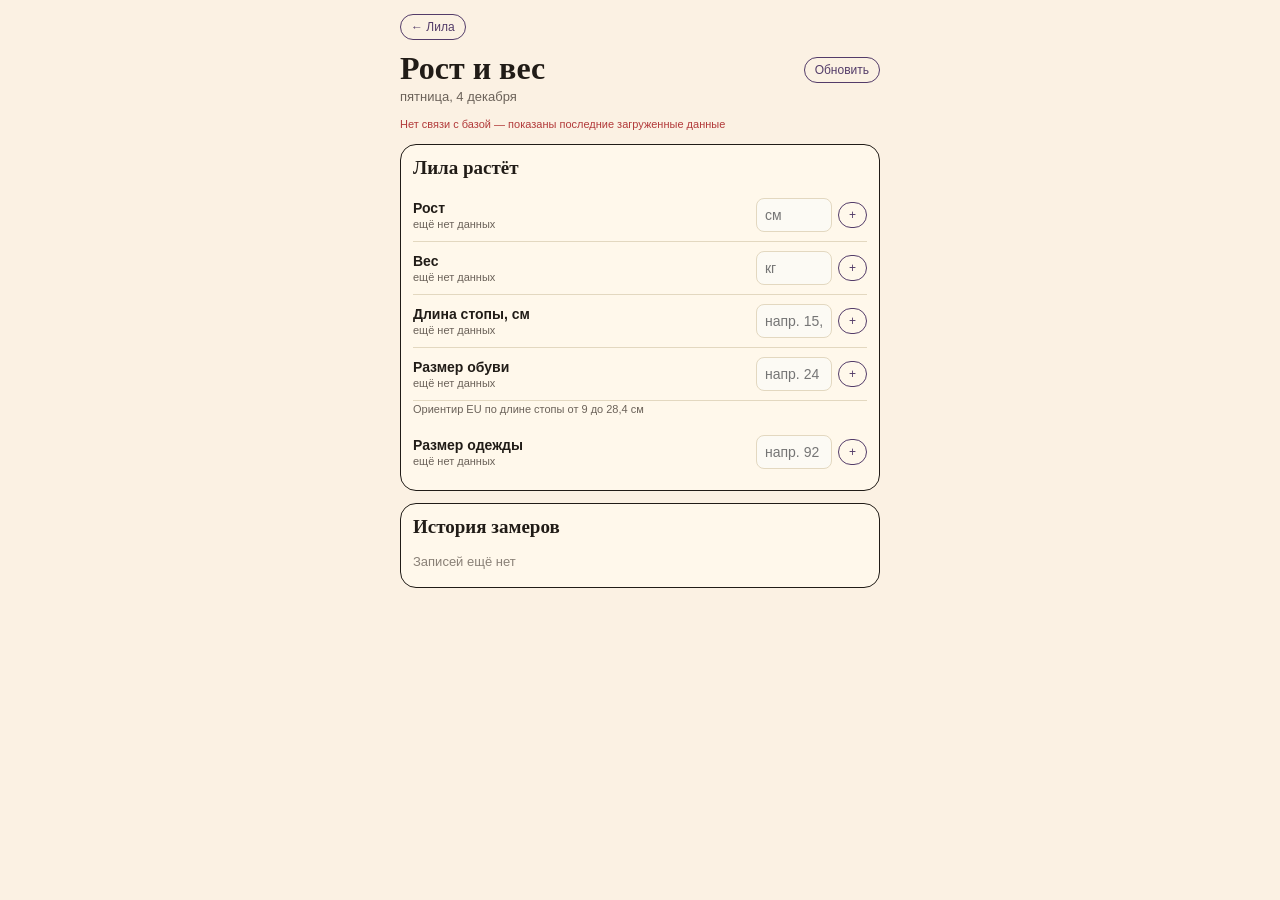
<file: growth.html>
<!DOCTYPE html>
<html lang="ru">
<head>
<meta charset="UTF-8">
<meta name="viewport" content="width=device-width, initial-scale=1.0">
<title>Рост и вес · Лила</title>
<link rel="icon" type="image/svg+xml" sizes="any" href="life-favicon.svg">
<link rel="apple-touch-icon" sizes="180x180" href="life-touch-icon.png">
<meta name="apple-mobile-web-app-title" content="ЖИЗНЬ.exe">
<link rel="stylesheet" href="aptechka.css">
</head>
<body data-screen="growth">
<div id="mt-root">
  <a class="mt-refresh" style="display:inline-block;text-decoration:none;margin-bottom:10px" href="lila.html">← Лила</a>
  <div class="mt-head-row"><h1>Рост и вес</h1><button class="mt-refresh" onclick="mtRefresh()">Обновить</button></div>
  <div class="sub" id="mt-date"></div>
  <div id="mt-sync"></div>


  <div id="mt-app"><div class="mt-empty">Загрузка...</div></div>
</div>

<script src="aptechka.js"></script>
</body>
</html>
</file>
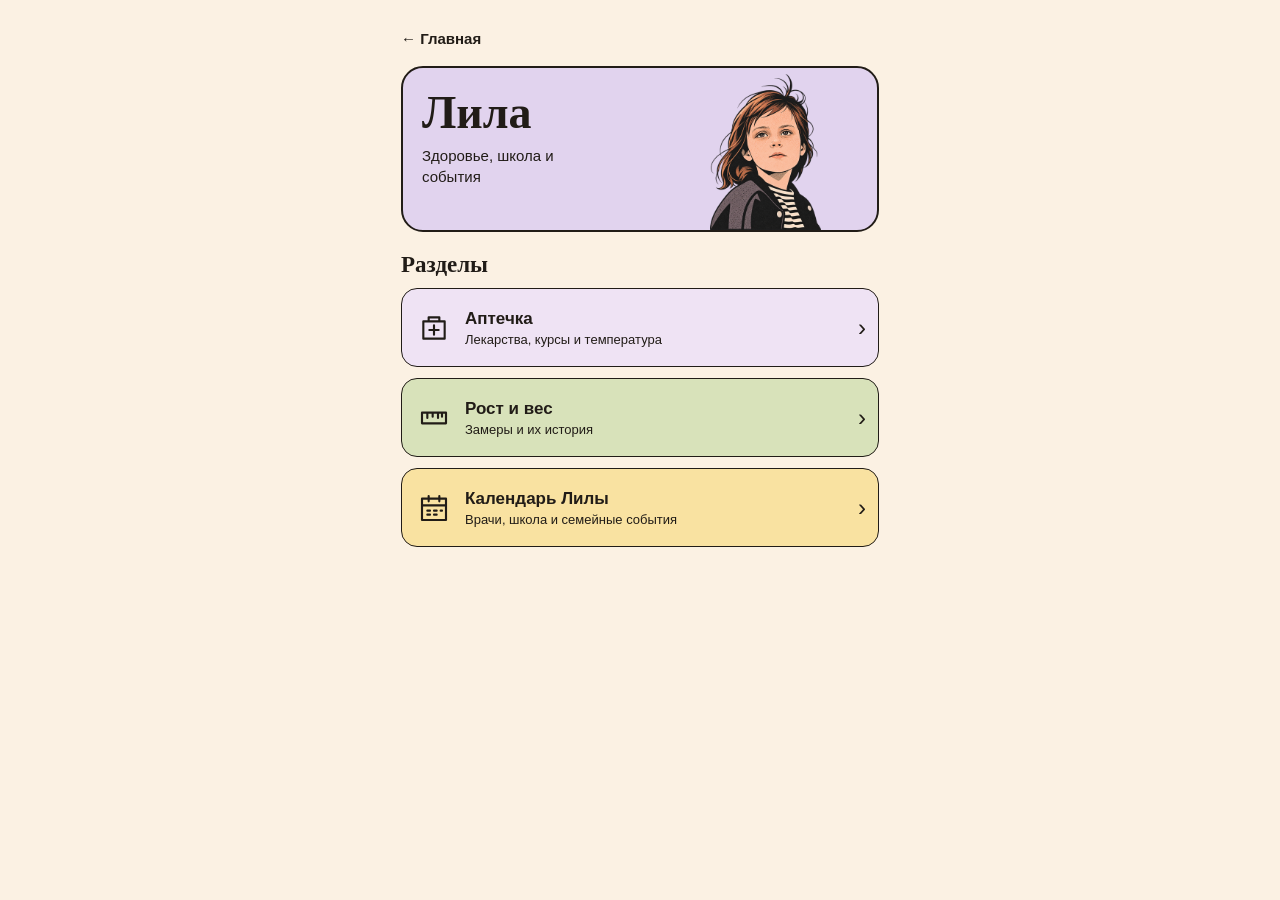
<file: lila.html>
<!doctype html>
<html lang="ru">
<head>
<meta charset="utf-8">
<meta name="viewport" content="width=device-width,initial-scale=1">
<title>Лила · ЖИЗНЬ.exe</title>
<link rel="icon" type="image/svg+xml" sizes="any" href="life-favicon.svg">
<link rel="apple-touch-icon" sizes="180x180" href="life-touch-icon.png">
<meta name="apple-mobile-web-app-title" content="ЖИЗНЬ.exe">
<style>
  :root { color-scheme: light; --ink: #211c17; --paper: #fbf1e3; --lilac: #e1d3ee; --sage: #d8e2ba; --yellow: #f9e2a1; }
  * { box-sizing: border-box; }
  body { margin: 0; background: var(--paper); color: var(--ink); font: 15px/1.4 "Segoe UI", sans-serif; }
  main { width: min(100%, 510px); margin: auto; padding: 18px 16px 32px; }
  a { color: inherit; }
  a:focus-visible { outline: 3px solid #684285; outline-offset: 4px; }
  .back { display: inline-flex; align-items: center; min-height: 40px; margin-bottom: 8px; font-weight: 650; text-decoration: none; }
  .hero { position: relative; isolation: isolate; overflow: hidden; min-height: 166px; padding: 22px 43% 24px 19px; border: 2px solid var(--ink); border-radius: 22px; background: var(--lilac); }
  .hero::after { position: absolute; z-index: -1; right: 1%; bottom: 0; width: 45%; height: 96%; content: ""; background: url("[data-uri]") center bottom / contain no-repeat; }
  h1 { font: 700 46px/1 Georgia, serif; margin: 0 0 9px; }
  .hero p { margin: 0; max-width: 16ch; }
  h2 { font: 700 23px/1.15 Georgia, serif; margin: 20px 0 10px; }
  .sections { display: grid; gap: 11px; }
  .tile { display: grid; grid-template-columns: 40px minmax(0,1fr) 16px; gap: 11px; align-items: center; min-height: 79px; padding: 12px; border: 1.75px solid var(--ink); border-radius: 16px; background: var(--tile); text-decoration: none; }
  .tile:nth-child(1) { --tile: #efe3f4; }
  .tile:nth-child(2) { --tile: var(--sage); }
  .tile:nth-child(3) { --tile: var(--yellow); }
  .tile strong { display: block; font-size: 17px; }
  .tile small { display: block; font-size: 13px; }
  .tile svg { width: 32px; height: 32px; margin: auto; fill: none; stroke: currentColor; stroke-width: 1.6; stroke-linecap: round; stroke-linejoin: round; }
  .arrow { font-size: 24px; text-align: right; }
</style>
</head>
<body>
<main>
  <a class="back" href="life-os.html#home">← Главная</a>
  <header class="hero"><h1>Лила</h1><p>Здоровье, школа и события</p></header>
  <h2>Разделы</h2>
  <nav class="sections" aria-label="Разделы Лилы">
  <a class="tile" href="aptechka.html">
    <svg viewBox="0 0 24 24" aria-hidden="true"><path d="M4 7h16v13H4z M8 7V4h8v3 M12 10v7m-3.5-3.5h7"/></svg>
    <span><strong>Аптечка</strong><small>Лекарства, курсы и температура</small></span>
    <span class="arrow" aria-hidden="true">›</span>
  </a>
  <a class="tile" href="growth.html">
    <svg viewBox="0 0 24 24" aria-hidden="true"><path d="M3 8h18v8H3z M7 8v4m4-4v3m4-3v4m3-4v3"/></svg>
    <span><strong>Рост и вес</strong><small>Замеры и их история</small></span>
    <span class="arrow" aria-hidden="true">›</span>
  </a>
  <a class="tile" href="life-os.html#life-cal">
    <svg viewBox="0 0 24 24" aria-hidden="true"><path d="M3 5h18v16H3z M3 10h18M8 3v4m8-4v4m-9 7h2m3 0h2m3 0h1m-11 3h2m3 0h2"/></svg>
    <span><strong>Календарь Лилы</strong><small>Врачи, школа и семейные события</small></span>
    <span class="arrow" aria-hidden="true">›</span>
  </a>
  </nav>
</main>
</body>
</html>
</file>
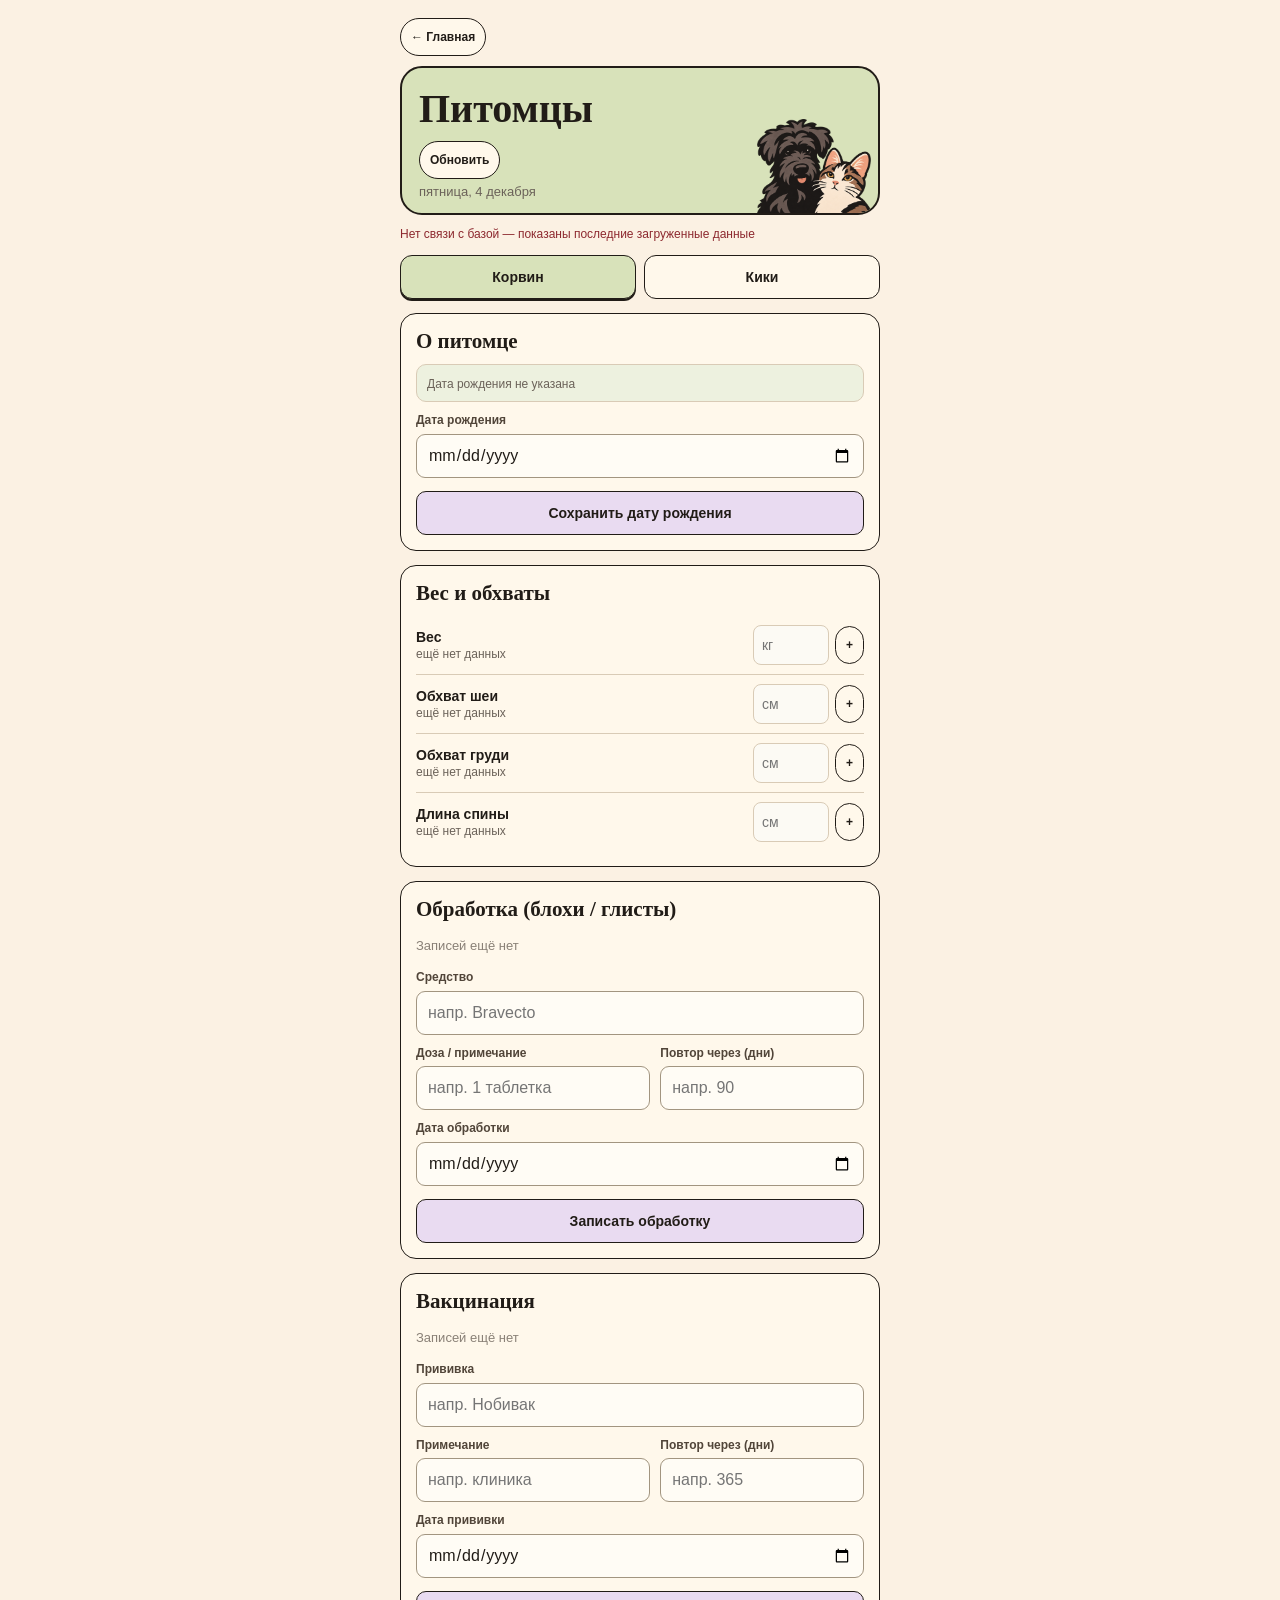
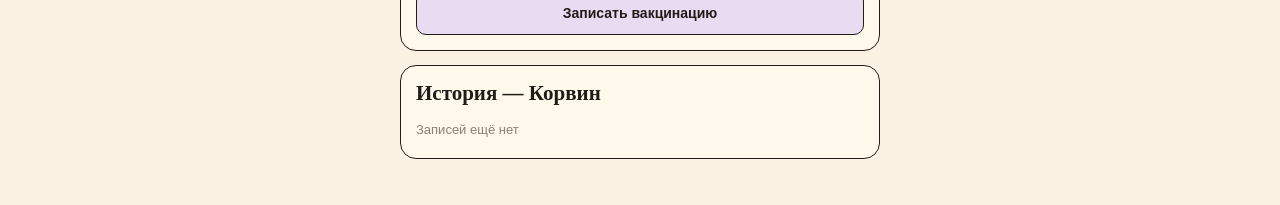
<file: pitomcy.html>
<!DOCTYPE html>
<html lang="ru">
<head>
<meta charset="UTF-8">
<meta name="viewport" content="width=device-width, initial-scale=1.0">
<title>Питомцы</title>
<link rel="icon" type="image/svg+xml" sizes="any" href="life-favicon.svg">
<link rel="apple-touch-icon" sizes="180x180" href="life-touch-icon.png">
<meta name="apple-mobile-web-app-title" content="ЖИЗНЬ.exe">
<style>
  :root {
    --bg: #F2EBDB;
    --purple: #5D3A8E;
    --orange: #FE702D;
    --dark: #1A1410;
    --green: #4C8C5A;
    --red: #B23A3A;
    --card: #FFFFFF;
    --border: #E3D8C0;
  }
  * { box-sizing: border-box; }
  body {
    background: var(--bg);
    color: var(--dark);
    font-family: -apple-system, BlinkMacSystemFont, "Segoe UI", Roboto, sans-serif;
    margin: 0;
    padding: 14px;
  }
  #mt-root { max-width: 480px; margin: 0 auto; }
  h1 { font-size: 20px; margin: 0 0 2px 0; color: var(--purple); display: inline-block; }
  .sub { font-size: 13px; color: #6b6259; margin-bottom: 14px; }
  .mt-head-row { display: flex; justify-content: space-between; align-items: center; }
  .mt-refresh {
    font-size: 12px; color: var(--purple); border: 1px solid var(--purple);
    border-radius: 20px; padding: 5px 10px; cursor: pointer; background: none;
  }
  .mt-sync-note { font-size: 11px; color: #8a8177; margin-bottom: 14px; }
  .mt-sync-note.err { color: var(--red); }

  .mt-tabs { display: flex; gap: 8px; margin-bottom: 14px; }
  .mt-tab {
    flex: 1; padding: 10px 4px; text-align: center; border-radius: 10px;
    background: var(--card); border: 1px solid var(--border);
    font-weight: 600; font-size: 14px; cursor: pointer; -webkit-tap-highlight-color: transparent;
  }
  .mt-tab.active { background: var(--purple); color: white; border-color: var(--purple); }

  .mt-screen { display: none; }
  .mt-screen.active { display: block; }

  .mt-section {
    background: var(--card); border-radius: 12px; padding: 12px;
    margin-bottom: 12px; border: 1px solid var(--border);
  }
  .mt-section h2 {
    font-size: 14px; margin: 0 0 10px 0; color: var(--purple);
    text-transform: uppercase; letter-spacing: 0.03em;
  }

  .mt-status-row {
    display: flex; justify-content: space-between; align-items: center;
    padding: 9px 0; border-bottom: 1px solid var(--border); gap: 8px;
  }
  .mt-status-row:last-child { border-bottom: none; }
  .mt-status-name { font-weight: 600; font-size: 14px; }
  .mt-status-sub { font-size: 11px; color: #6b6259; margin-top: 2px; }
  .mt-chip {
    padding: 5px 10px; border-radius: 20px; font-size: 12px;
    font-weight: 700; white-space: nowrap;
  }
  .mt-chip.ok { background: #E4F0E5; color: var(--green); }
  .mt-chip.wait { background: #FFE9DC; color: var(--orange); }
  .mt-chip.warn { background: #F7DEDE; color: var(--red); }
  .mt-empty { font-size: 13px; color: #8a8177; padding: 6px 0; }

  .mt-growth-add { display: flex; gap: 6px; align-items: center; }
  .mt-growth-input {
    width: 76px; padding: 8px; border-radius: 8px; border: 1px solid var(--border);
    font-size: 14px; background: #FCFAF4;
  }

  .mt-form label { display: block; font-size: 12px; color: #6b6259; margin: 10px 0 3px 0; }
  .mt-form input, .mt-form select {
    width: 100%; padding: 10px; border-radius: 8px; border: 1px solid var(--border);
    font-size: 16px; background: #FCFAF4; color: var(--dark);
  }
  .mt-row2 { display: flex; gap: 8px; }
  .mt-row2 > div { flex: 1; }

  .mt-btn {
    margin-top: 14px; width: 100%; padding: 13px; border-radius: 10px; border: none;
    background: var(--purple); color: white; font-weight: 700; font-size: 16px; cursor: pointer;
  }
  .mt-btn:disabled { opacity: 0.5; }
  .mt-btn.small { margin-top: 8px; padding: 10px; font-size: 14px; }

  .mt-history-item {
    display: flex; justify-content: space-between; align-items: flex-start;
    padding: 8px 0; border-bottom: 1px solid var(--border); font-size: 13px; gap: 8px;
  }
  .mt-history-item:last-child { border-bottom: none; }
  .mt-history-left { flex: 1; }
  .mt-history-time { color: #6b6259; font-size: 11px; }
  .mt-del {
    background: none; border: none; color: #b0a595; font-size: 20px;
    cursor: pointer; padding: 0 6px; line-height: 1;
  }

  .mt-age-box {
    background: #FCFAF4; border: 1px solid var(--border); border-radius: 10px;
    padding: 10px; margin-bottom: 10px; display: flex; justify-content: space-between; align-items: center;
  }
  .mt-age-value { font-size: 16px; font-weight: 700; color: var(--purple); }

  :root {
    --bg: #fbf1e3;
    --card: #fff8eb;
    --dark: #211c17;
    --purple: #463457;
    --orange: #873a19;
    --red: #8d292f;
    --green: #285332;
    --border: #d9cbb6;
    --sage: #d8e2ba;
    --lilac: #dfd0ed;
  }
  body {
    padding: 18px 16px 32px;
    background: var(--bg);
  }
  .pet-banner {
    position: relative;
    isolation: isolate;
    overflow: hidden;
    min-height: 132px;
    margin-bottom: 12px;
    border: 2px solid var(--dark);
    border-radius: 22px;
    background: var(--sage);
    padding: 19px 118px 14px 17px;
  }
  .pet-banner::after {
    content: "";
    position: absolute;
    z-index: -1;
    right: 5px;
    bottom: -6px;
    width: 116px;
    height: 116px;
    background: url("[data-uri]") center bottom / contain no-repeat;
  }
  h1 { font: 700 clamp(28px, 8vw, 40px)/1.1 Georgia, serif; color: var(--dark); }
  .pet-banner .sub { margin: 5px 0 0; }
  .mt-head-row { display: block; }
  .mt-head-row .mt-refresh { display: block; margin-top: 8px; }
  .mt-refresh, .mt-tab, .mt-btn {
    min-height: 38px;
    border: 1.5px solid var(--dark);
    color: var(--dark);
    background: var(--card);
    font-family: inherit;
  }
  .mt-refresh { font-weight: 700; }
  .mt-sync-note { color: #615649; font-size: 12px; }
  .mt-tab { min-height: 44px; border-radius: 12px; }
  .mt-tab.active { background: var(--sage); color: var(--dark); border-color: var(--dark); box-shadow: 0 2px var(--dark); }
  .mt-tab:last-child.active { background: var(--lilac); }
  .mt-section {
    border: 1.5px solid var(--dark);
    border-radius: 16px;
    padding: 15px;
    margin-bottom: 14px;
  }
  .mt-section h2 {
    color: var(--dark);
    font: 700 21px/1.2 Georgia, serif;
    text-transform: none;
    letter-spacing: normal;
  }
  .mt-status-sub, .mt-history-time { font-size: 12px; }
  .mt-btn { background: #e9dbf1; }
  .mt-btn.small { min-height: 44px; }
  .mt-form input, .mt-form select, .mt-growth-input { min-height: 40px; }
  .mt-row2 > div { min-width: 0; }
  .mt-age-box { background: #edf1df; }
  .mt-del { min-width: 36px; min-height: 36px; color: var(--red); }
  button:focus-visible, input:focus-visible, select:focus-visible {
    outline: 2px solid var(--purple);
    outline-offset: 2px;
  }
  @media (max-width: 350px) {
    body { padding-inline: 10px; }
    .pet-banner { padding-right: 100px; }
    .pet-banner::after { width: 96px; }
  }


  .mt-form label {
    margin: 11px 0 5px;
    color: #514539;
    font-weight: 650;
    line-height: 1.3;
  }
  .mt-form input {
    display: block;
    min-width: 0;
    max-width: 100%;
    min-height: 44px;
    padding: 9px 11px;
    border-color: #a29580;
    border-radius: 9px;
    background: #fffcf5;
    font-family: inherit;
  }
  .mt-form .mt-row2 {
    display: grid;
    grid-template-columns: minmax(0, 1.15fr) minmax(0, 1fr);
    gap: 10px;
  }
  .mt-form .mt-row2 > div { display: flex; flex-direction: column; }
  .mt-form .mt-row2 label { flex: 1; }
  .mt-form .mt-btn.small { margin-top: 13px; }
  @media (max-width: 350px) {
    .mt-form .mt-row2 { grid-template-columns: minmax(0, 1fr); gap: 0; }
  }
</style>
</head>
<body>
<div id="mt-root">
  <a href="life-os.html#home" class="mt-refresh" style="display:inline-flex;align-items:center;margin-bottom:10px;text-decoration:none">← Главная</a>
  <header class="pet-banner">
  <div class="mt-head-row"><h1>Питомцы</h1><button class="mt-refresh" onclick="mtRefresh()">Обновить</button></div>
  <div class="sub" id="mt-date"></div>
  </header>
  <div id="mt-sync" role="status"></div>

  <div class="mt-tabs">
    <button type="button" class="mt-tab active" id="mt-tabbtn-Корвин" onclick="mtSetScreen('Корвин')">Корвин</button>
    <button type="button" class="mt-tab" id="mt-tabbtn-Кики" onclick="mtSetScreen('Кики')">Кики</button>
  </div>

  <div id="mt-app"><div class="mt-empty">Загрузка...</div></div>
</div>

<script>
(function() {
  var SB = "https://btgtgcwbrrnfbctchata.supabase.co";
  var SK = "eyJhbGciOiJIUzI1NiIsInR5cCI6IkpXVCJ9.eyJpc3MiOiJzdXBhYmFzZSIsInJlZiI6ImJ0Z3RnY3dicnJuZmJjdGNoYXRhIiwicm9sZSI6ImFub24iLCJpYXQiOjE3NzY3MTQ2OTgsImV4cCI6MjA5MjI5MDY5OH0.lyEWFcmsL3GIm0FrEZdGkK2uRSx26cNiBGFvCVsjdsY";
  var SH = { "apikey": SK, "Authorization": "Bearer " + SK, "Content-Type": "application/json", "Prefer": "return=representation" };
  var TABLE = "pet_log";

  var PETS = ["Корвин", "Кики"];
  var METRICS = [
    { key: "Вес", label: "Вес", unit: "кг" },
    { key: "Шея", label: "Обхват шеи", unit: "см" },
    { key: "Грудь", label: "Обхват груди", unit: "см" },
    { key: "Спина", label: "Длина спины", unit: "см" }
  ];

  var state = { entries: [], screen: "Корвин", syncError: null, loaded: false };

  function pad2(n) { return String(n).padStart(2, "0"); }

  function fmtDate(iso) {
    var d = new Date(iso);
    return d.toLocaleDateString("ru-RU", { day: "2-digit", month: "2-digit", year: "numeric" });
  }

  function fmtDateShort(iso) {
    var d = new Date(iso);
    return d.toLocaleDateString("ru-RU", { day: "2-digit", month: "2-digit" });
  }

  function fmtDays(days) {
    var neg = days < 0;
    days = Math.abs(Math.round(days));
    return (neg ? "просрочено на " : "") + days + " " + dayWord(days);
  }

  function dayWord(n) {
    var n10 = n % 10, n100 = n % 100;
    if (n100 >= 11 && n100 <= 14) return "дней";
    if (n10 === 1) return "день";
    if (n10 >= 2 && n10 <= 4) return "дня";
    return "дней";
  }

  function escapeHtml(s) {
    if (s === undefined || s === null) return "";
    return String(s).replace(/[&<>"']/g, function(c) {
      return { "&": "&amp;", "<": "&lt;", ">": "&gt;", '"': "&quot;", "'": "&#39;" }[c];
    });
  }

  async function dbList() {
    var res = await fetch(SB + "/rest/v1/" + TABLE + "?order=time.desc&limit=300", { headers: SH });
    if (!res.ok) throw new Error("list failed: " + res.status);
    return res.json();
  }

  async function dbInsert(entry) {
    var res = await fetch(SB + "/rest/v1/" + TABLE, {
      method: "POST", headers: SH, body: JSON.stringify(entry)
    });
    if (!res.ok) throw new Error("insert failed: " + res.status);
    return res.json();
  }

  async function dbDelete(id) {
    var res = await fetch(SB + "/rest/v1/" + TABLE + "?id=eq." + id, {
      method: "DELETE", headers: SH
    });
    if (!res.ok) throw new Error("delete failed: " + res.status);
  }

  async function refresh() {
    try {
      var rows = await dbList();
      state.entries = rows;
      state.syncError = null;
      state.loaded = true;
    } catch (e) {
      state.syncError = "Нет связи с базой — показаны последние загруженные данные";
      state.loaded = true;
    }
    renderShellIfNeeded();
    renderTopBar();
    PETS.forEach(function(pet) { renderPetData(pet); });
  }

  function petEntries(pet) {
    return state.entries.filter(function(e) { return e.pet === pet; });
  }

  function lastOf(entries, predicate) {
    var filtered = entries.filter(predicate);
    if (filtered.length === 0) return null;
    return filtered.reduce(function(a, b) { return new Date(a.time) > new Date(b.time) ? a : b; });
  }

  // ---------- Возраст ----------

  function calcAge(birthIso) {
    var birth = new Date(birthIso);
    var now = new Date();
    var totalDays = (now - birth) / 86400000;
    if (totalDays < 0) return "дата в будущем?";
    var years = Math.floor(totalDays / 365.25);
    var remDays = totalDays - years * 365.25;
    var months = Math.floor(remDays / 30.44);
    if (years === 0 && months === 0) return Math.floor(totalDays) + " дн.";
    var parts = [];
    if (years > 0) parts.push(years + " г.");
    if (months > 0) parts.push(months + " мес.");
    return parts.join(" ");
  }

  function renderAgeBox(pet) {
    var el = document.getElementById("mt-age-" + pet);
    if (!el) return;
    var birth = lastOf(petEntries(pet), function(e) { return e.type === "ДатаРождения"; });
    if (!birth) {
      el.innerHTML = '<div class="mt-status-sub">Дата рождения не указана</div>';
      return;
    }
    el.innerHTML =
      '<div>' +
        '<div class="mt-status-sub">Дата рождения: ' + fmtDate(birth.dose) + '</div>' +
      '</div>' +
      '<div class="mt-age-value">' + calcAge(birth.dose) + '</div>';
  }

  window.mtSaveBirth = async function(pet) {
    var input = document.getElementById("mt-birth-input-" + pet);
    var val = input ? input.value : "";
    if (!val) { alert("Укажи дату рождения"); return; }
    try {
      await dbInsert({ pet: pet, type: "ДатаРождения", name: "ДатаРождения", dose: val, time: new Date().toISOString() });
      await refresh();
    } catch (e) {
      alert("Не удалось сохранить — проверь интернет.");
    }
  };

  // ---------- Метрики (вес, обхваты) ----------

  function renderMetricLast(pet, key) {
    var el = document.getElementById("mt-metric-last-" + pet + "-" + key);
    if (!el) return;
    var entries = petEntries(pet).filter(function(e) { return e.type === "Метрика" && e.name === key; })
      .sort(function(a, b) { return new Date(b.time) - new Date(a.time); });
    if (entries.length === 0) { el.textContent = "ещё нет данных"; return; }
    var last = entries[0];
    var deltaStr = "";
    if (entries.length > 1) {
      var prevVal = parseFloat(entries[1].dose);
      var lastVal = parseFloat(last.dose);
      if (!isNaN(prevVal) && !isNaN(lastVal) && lastVal !== prevVal) {
        deltaStr = lastVal > prevVal ? " (+" + (lastVal - prevVal).toFixed(1) + ")" : " (" + (lastVal - prevVal).toFixed(1) + ")";
      }
    }
    var unit = (METRICS.find(function(m) { return m.key === key; }) || {}).unit || "";
    el.textContent = last.dose + (unit ? " " + unit : "") + deltaStr + " · " + fmtDateShort(last.time);
  }

  window.mtAddMetric = async function(pet, key) {
    var input = document.getElementById("mt-metric-input-" + pet + "-" + key);
    var value = input ? input.value.trim() : "";
    if (!value) { alert("Введи значение"); return; }
    try {
      await dbInsert({ pet: pet, type: "Метрика", name: key, dose: value, time: new Date().toISOString() });
      input.value = "";
      await refresh();
    } catch (e) {
      alert("Не удалось сохранить — проверь интернет.");
    }
  };

  // ---------- Обработка и вакцинация (интервальные блоки) ----------

  function renderIntervalBoard(pet, type) {
    var entries = petEntries(pet).filter(function(e) { return e.type === type; });
    var groups = {};
    entries.forEach(function(e) {
      var key = (e.name || "").trim().toLowerCase();
      if (!groups[key] || new Date(e.time) > new Date(groups[key].last.time)) {
        groups[key] = { last: e, name: e.name };
      }
    });
    var keys = Object.keys(groups);
    if (keys.length === 0) return '<div class="mt-empty">Записей ещё нет</div>';
    var now = new Date();
    var html = "";
    keys.forEach(function(key) {
      var g = groups[key];
      var last = g.last;
      var chipHtml = "";
      if (last.interval_days) {
        var nextTime = new Date(new Date(last.time).getTime() + last.interval_days * 86400000);
        var remainingDays = (nextTime - now) / 86400000;
        var chipClass = remainingDays > 0 ? "wait" : "warn";
        var chipText = remainingDays > 0 ? "через " + fmtDays(remainingDays) : "пора: " + fmtDays(remainingDays);
        chipHtml = '<div class="mt-chip ' + chipClass + '">' + chipText + '</div>';
      }
      html += '<div class="mt-status-row">' +
        '<div>' +
          '<div class="mt-status-name">' + escapeHtml(g.name) + '</div>' +
          '<div class="mt-status-sub">' + fmtDate(last.time) + (last.dose ? " · " + escapeHtml(last.dose) : "") + '</div>' +
        '</div>' +
        chipHtml +
      '</div>';
    });
    return html;
  }

  window.mtAddInterval = async function(pet, type, prefix) {
    var nameEl = document.getElementById("mt-" + prefix + "-name-" + pet);
    var doseEl = document.getElementById("mt-" + prefix + "-dose-" + pet);
    var intervalEl = document.getElementById("mt-" + prefix + "-interval-" + pet);
    var dateEl = document.getElementById("mt-" + prefix + "-date-" + pet);
    var noteEl = document.getElementById("mt-" + prefix + "-note-" + pet);

    var name = nameEl ? nameEl.value.trim() : "";
    if (!name) { alert("Укажи название"); return; }
    var dateVal = dateEl ? dateEl.value : "";
    var time = dateVal ? new Date(dateVal + "T12:00:00").toISOString() : new Date().toISOString();
    var interval = intervalEl ? (parseFloat(intervalEl.value) || null) : null;
    var dose = doseEl ? doseEl.value.trim() : "";
    var note = noteEl ? noteEl.value.trim() : "";

    try {
      await dbInsert({ pet: pet, type: type, name: name, dose: dose, interval_days: interval, note: note, time: time });
      if (nameEl) nameEl.value = "";
      if (doseEl) doseEl.value = "";
      if (intervalEl) intervalEl.value = "";
      if (noteEl) noteEl.value = "";
      if (dateEl) dateEl.value = "";
      await refresh();
    } catch (e) {
      alert("Не удалось сохранить — проверь интернет.");
    }
  };

  // ---------- История ----------

  function renderHistory(pet) {
    var entries = petEntries(pet).filter(function(e) { return e.type !== "ДатаРождения"; }).slice(0, 30);
    if (entries.length === 0) return '<div class="mt-empty">Записей ещё нет</div>';
    var html = "";
    entries.forEach(function(e) {
      var label;
      if (e.type === "Метрика") label = escapeHtml(e.name) + ": " + escapeHtml(e.dose);
      else label = escapeHtml(e.name) + (e.dose ? " · " + escapeHtml(e.dose) : "") + '<span style="color:#8a8177;"> · ' + e.type + '</span>';
      html += '<div class="mt-history-item">' +
        '<div class="mt-history-left">' +
          '<div>' + label + '</div>' +
          (e.note ? '<div class="mt-status-sub">' + escapeHtml(e.note) + '</div>' : '') +
          '<div class="mt-history-time">' + fmtDate(e.time) + '</div>' +
        '</div>' +
        '<button class="mt-del" onclick="mtDelete(\'' + e.id + '\')">&times;</button>' +
      '</div>';
    });
    return html;
  }

  window.mtDelete = async function(id) {
    try {
      await dbDelete(id);
      await refresh();
    } catch (e) {
      alert("Не удалось удалить — проверь интернет.");
    }
  };

  window.mtRefresh = function() { refresh(); };

  // ---------- Оболочка ----------

  var shellBuilt = false;

  function renderTopBar() {
    document.getElementById("mt-date").textContent =
      new Date().toLocaleDateString("ru-RU", { weekday: "long", day: "numeric", month: "long" });
    var syncEl = document.getElementById("mt-sync");
    if (syncEl) {
      syncEl.innerHTML = state.syncError
        ? '<div class="mt-sync-note err">' + state.syncError + '</div>'
        : '<div class="mt-sync-note">синхронизировано, видно на всех устройствах по этой ссылке</div>';
    }
  }

  window.mtSetScreen = function(screen) {
    state.screen = screen;
    PETS.forEach(function(p) {
      var el = document.getElementById("mt-screen-" + p);
      var tab = document.getElementById("mt-tabbtn-" + p);
      if (el) el.classList.toggle("active", p === screen);
      if (tab) tab.classList.toggle("active", p === screen);
    });
  };

  function buildPetScreen(pet) {
    var metricsHtml = METRICS.map(function(m) {
      return '<div class="mt-status-row">' +
        '<div>' +
          '<div class="mt-status-name">' + m.label + '</div>' +
          '<div class="mt-status-sub" id="mt-metric-last-' + pet + '-' + m.key + '">—</div>' +
        '</div>' +
        '<div class="mt-growth-add">' +
          '<input class="mt-growth-input" id="mt-metric-input-' + pet + '-' + m.key + '" placeholder="' + m.unit + '" />' +
          '<button class="mt-refresh" onclick="mtAddMetric(\'' + pet + '\',\'' + m.key + '\')">+</button>' +
        '</div>' +
      '</div>';
    }).join('');

    return '<div class="mt-screen" id="mt-screen-' + pet + '">' +

      '<div class="mt-section mt-form">' +
        '<h2>О питомце</h2>' +
        '<div class="mt-age-box" id="mt-age-' + pet + '"></div>' +
        '<label for="mt-birth-input-' + pet + '">Дата рождения</label>' +
        '<input id="mt-birth-input-' + pet + '" type="date" />' +
        '<button class="mt-btn small" onclick="mtSaveBirth(\'' + pet + '\')">Сохранить дату рождения</button>' +
      '</div>' +

      '<div class="mt-section">' +
        '<h2>Вес и обхваты</h2>' +
        metricsHtml +
      '</div>' +

      '<div class="mt-section mt-form">' +
        '<h2>Обработка (блохи / глисты)</h2>' +
        '<div id="mt-treat-board-' + pet + '"></div>' +
        '<label for="mt-treat-name-' + pet + '">Средство</label>' +
        '<input id="mt-treat-name-' + pet + '" placeholder="напр. Bravecto" />' +
        '<div class="mt-row2">' +
          '<div><label for="mt-treat-dose-' + pet + '">Доза / примечание</label><input id="mt-treat-dose-' + pet + '" placeholder="напр. 1 таблетка" /></div>' +
          '<div><label for="mt-treat-interval-' + pet + '">Повтор через (дни)</label><input id="mt-treat-interval-' + pet + '" type="number" step="1" placeholder="напр. 90" /></div>' +
        '</div>' +
        '<label for="mt-treat-date-' + pet + '">Дата обработки</label>' +
        '<input id="mt-treat-date-' + pet + '" type="date" />' +
        '<button class="mt-btn small" onclick="mtAddInterval(\'' + pet + '\',\'Обработка\',\'treat\')">Записать обработку</button>' +
      '</div>' +

      '<div class="mt-section mt-form">' +
        '<h2>Вакцинация</h2>' +
        '<div id="mt-vacc-board-' + pet + '"></div>' +
        '<label for="mt-vacc-name-' + pet + '">Прививка</label>' +
        '<input id="mt-vacc-name-' + pet + '" placeholder="напр. Нобивак" />' +
        '<div class="mt-row2">' +
          '<div><label for="mt-vacc-dose-' + pet + '">Примечание</label><input id="mt-vacc-dose-' + pet + '" placeholder="напр. клиника" /></div>' +
          '<div><label for="mt-vacc-interval-' + pet + '">Повтор через (дни)</label><input id="mt-vacc-interval-' + pet + '" type="number" step="1" placeholder="напр. 365" /></div>' +
        '</div>' +
        '<label for="mt-vacc-date-' + pet + '">Дата прививки</label>' +
        '<input id="mt-vacc-date-' + pet + '" type="date" />' +
        '<button class="mt-btn small" onclick="mtAddInterval(\'' + pet + '\',\'Вакцинация\',\'vacc\')">Записать вакцинацию</button>' +
      '</div>' +

      '<div class="mt-section">' +
        '<h2>История — ' + pet + '</h2>' +
        '<div id="mt-history-' + pet + '"></div>' +
      '</div>' +

    '</div>';
  }

  function renderShellIfNeeded() {
    if (shellBuilt) return;
    var app = document.getElementById("mt-app");
    var html = PETS.map(function(pet, i) {
      var screen = buildPetScreen(pet);
      if (i === 0) screen = screen.replace('class="mt-screen"', 'class="mt-screen active"');
      return screen;
    }).join('');
    app.innerHTML = html;
    shellBuilt = true;
  }

  function renderPetData(pet) {
    renderAgeBox(pet);
    METRICS.forEach(function(m) { renderMetricLast(pet, m.key); });
    var treatEl = document.getElementById("mt-treat-board-" + pet);
    if (treatEl) treatEl.innerHTML = renderIntervalBoard(pet, "Обработка");
    var vaccEl = document.getElementById("mt-vacc-board-" + pet);
    if (vaccEl) vaccEl.innerHTML = renderIntervalBoard(pet, "Вакцинация");
    var histEl = document.getElementById("mt-history-" + pet);
    if (histEl) histEl.innerHTML = renderHistory(pet);
  }

  refresh();
  setInterval(function() { refresh(); }, 20000);
  window.addEventListener("focus", function() { refresh(); });
})();
</script>
</body>
</html>
</file>
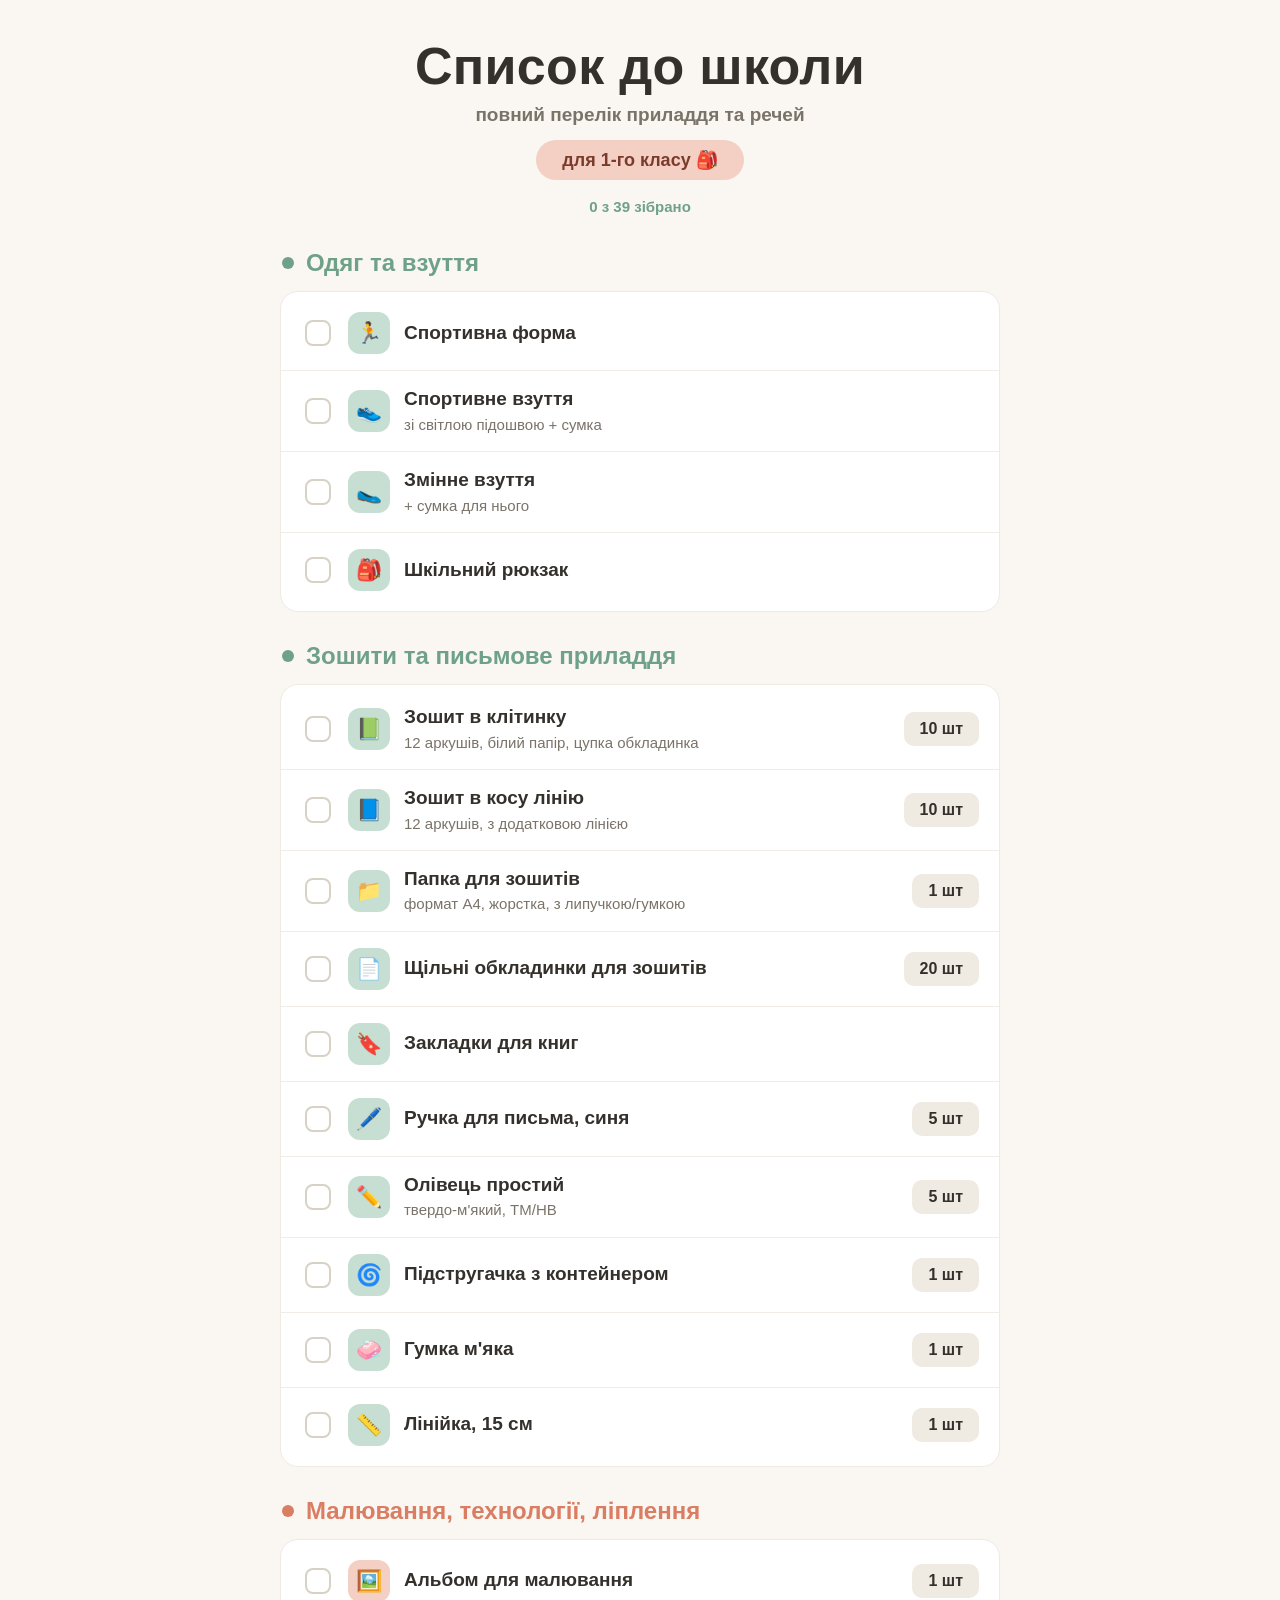
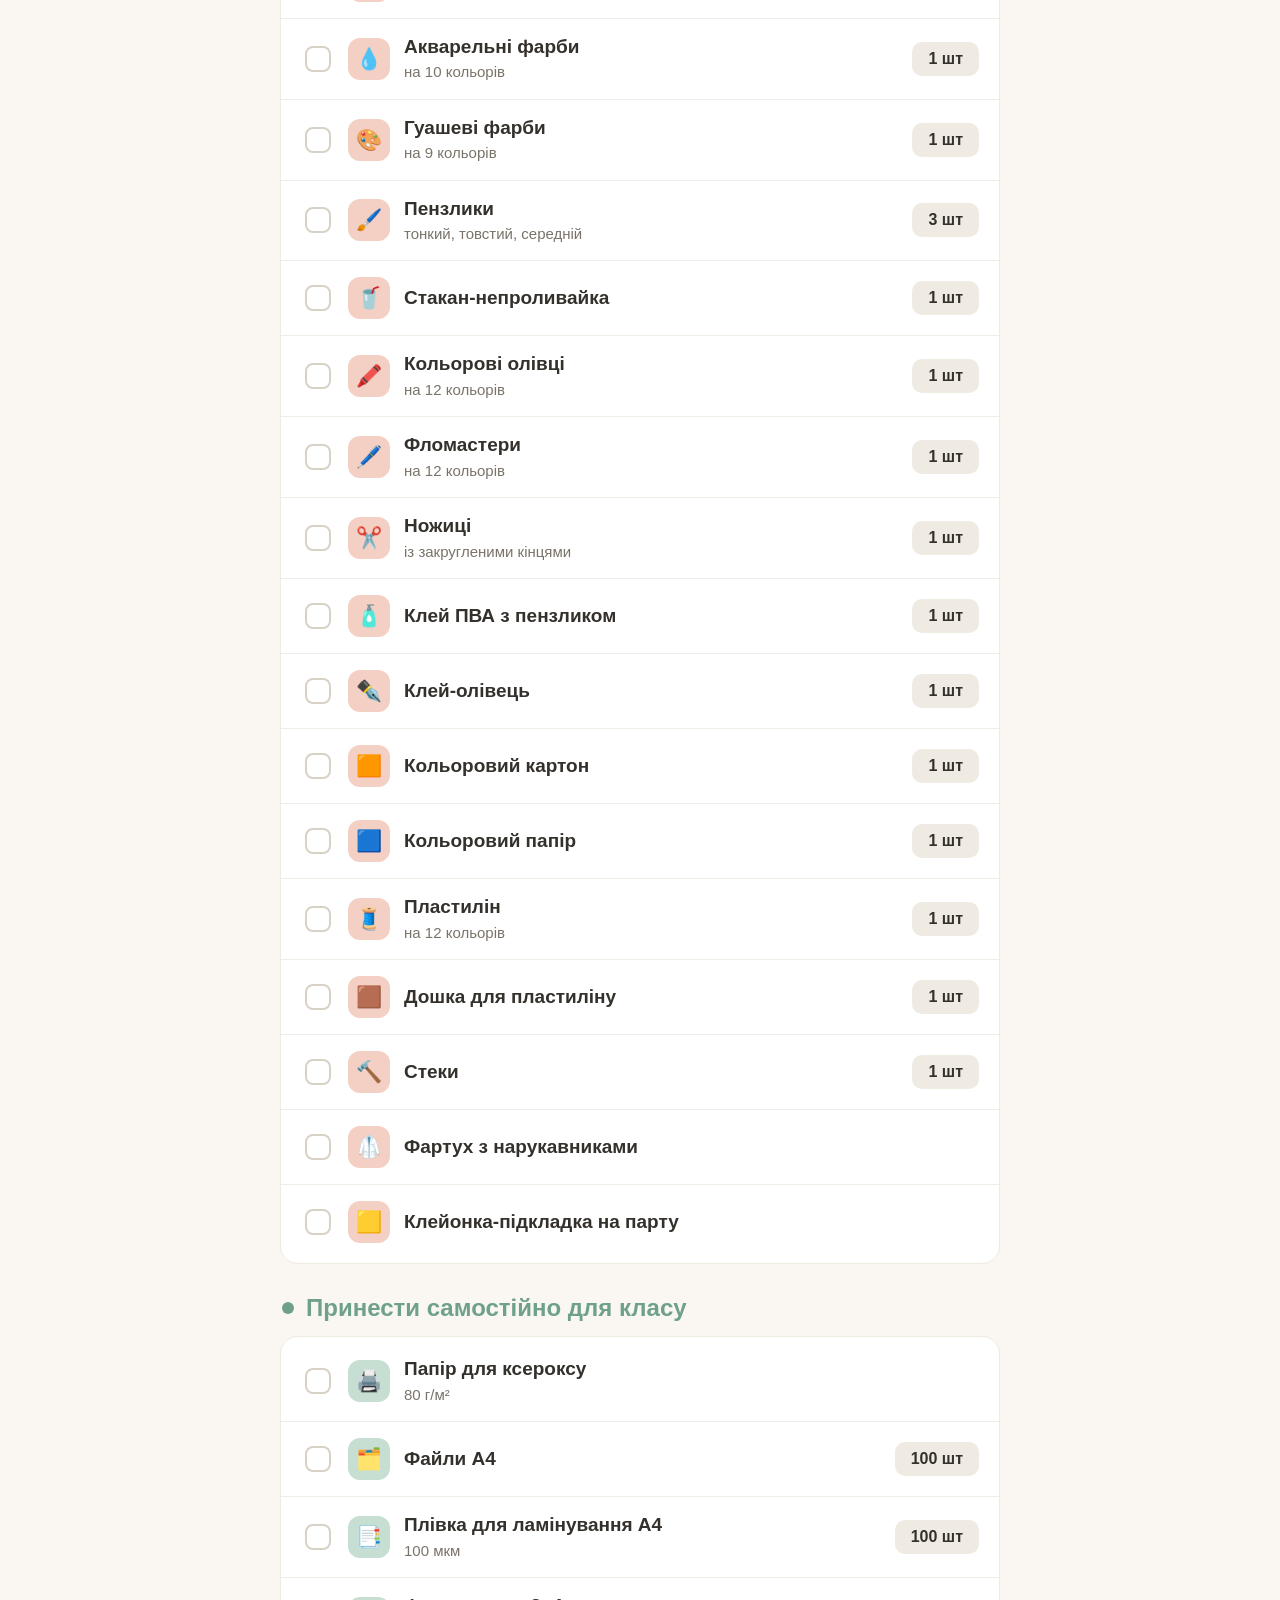
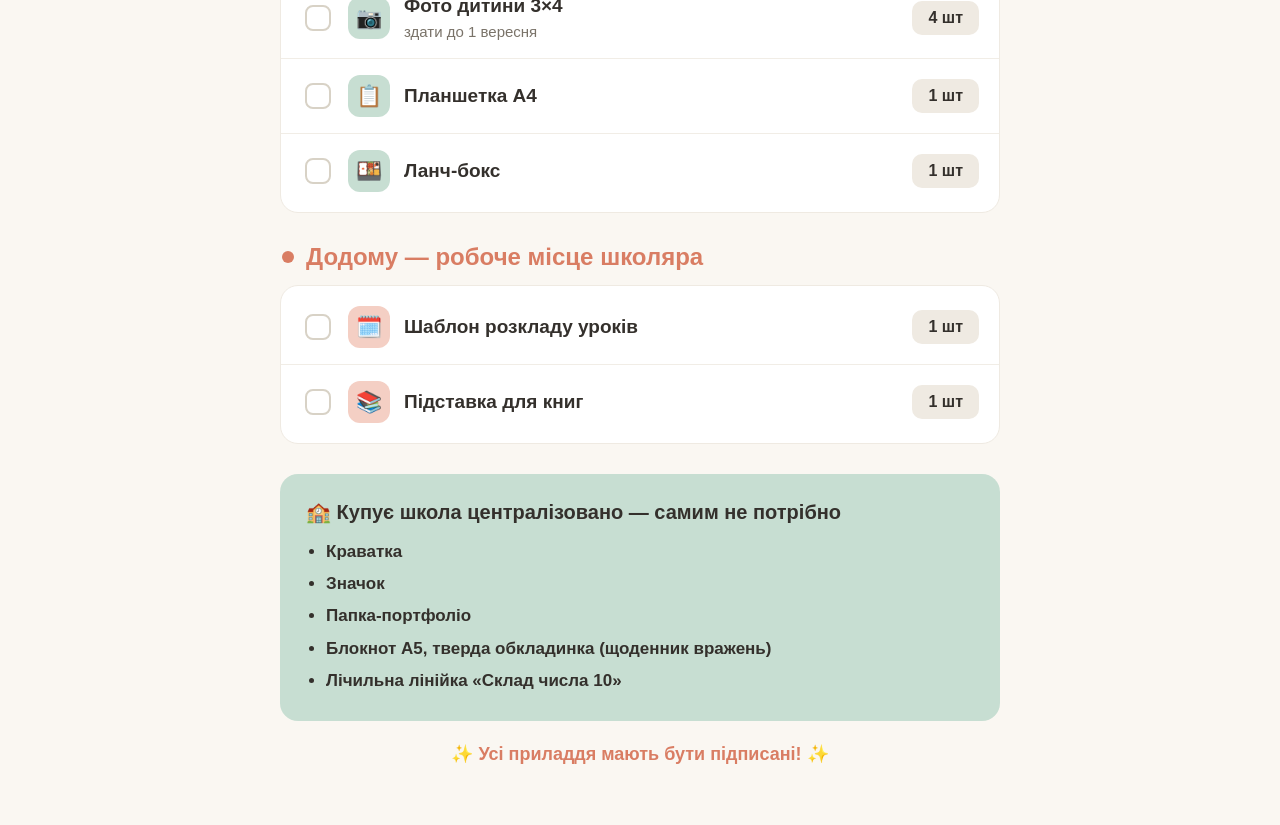
<file: spysok-do-shkoly.html>
<!DOCTYPE html>
<html lang="uk">
<head>
<meta charset="UTF-8">
<meta name="viewport" content="width=device-width, initial-scale=1.0">
<title>Список до школи — 1 клас</title>
<style>
  :root{
    --bg: #FAF7F2;
    --card: #FFFFFF;
    --mint: #C7DED2;
    --mint-deep: #6FA189;
    --peach: #F4CFC4;
    --peach-deep: #D97D63;
    --ink: #34302C;
    --ink-soft: #7A7369;
    --qty-bg: #EFEAE2;
  }

  *{box-sizing:border-box;-webkit-tap-highlight-color:transparent;}
  html,body{margin:0;padding:0;}
  body{
    background:var(--bg);
    font-family: -apple-system, 'Segoe UI', Verdana, Arial, sans-serif;
    color:var(--ink);
  }

  .wrap{max-width:760px;margin:0 auto;padding:36px 20px 60px;}

  header{
    text-align:center;
    margin-bottom:34px;
  }
  header h1{
    font-family: 'Trebuchet MS', 'Segoe UI', sans-serif;
    font-weight:800;
    font-size:52px;
    margin:0 0 8px;
    letter-spacing:0.3px;
  }
  header .sub{
    font-size:19px;
    color:var(--ink-soft);
    font-weight:700;
    margin-bottom:14px;
  }
  header .badge{
    display:inline-block;
    background:var(--peach);
    color:#7A3B2C;
    font-family: 'Trebuchet MS', 'Segoe UI', sans-serif;
    font-weight:700;
    font-size:18px;
    padding:9px 26px;
    border-radius:999px;
  }
  header .progress{
    margin-top:18px;
    font-size:15px;
    font-weight:700;
    color:var(--mint-deep);
  }

  .section{margin-bottom:30px;}
  .section-title{
    font-family: 'Trebuchet MS', 'Segoe UI', sans-serif;
    font-weight:700;
    font-size:24px;
    color:var(--mint-deep);
    display:flex;
    align-items:center;
    gap:12px;
    margin-bottom:14px;
    padding-left:2px;
  }
  .section-title .dot{
    width:12px;height:12px;border-radius:50%;
    background:var(--mint-deep);
    flex-shrink:0;
  }
  .section.peach .section-title{color:var(--peach-deep);}
  .section.peach .section-title .dot{background:var(--peach-deep);}

  .card{
    background:var(--card);
    border-radius:18px;
    border:1px solid #EFEAE2;
    padding:4px 0;
    overflow:hidden;
  }

  .row{
    display:flex;
    align-items:center;
    gap:14px;
    padding:16px 20px;
    border-bottom:1px solid #F1EDE6;
    cursor:pointer;
    -webkit-user-select:none;
    user-select:none;
  }
  .row:last-child{border-bottom:none;}
  .row:active{background:#FAF8F5;}

  .row input[type="checkbox"]{
    appearance:none;-webkit-appearance:none;
    width:26px;height:26px;
    border-radius:8px;
    border:2px solid #D8D2C6;
    background:#fff;
    flex-shrink:0;
    display:flex;align-items:center;justify-content:center;
    position:relative;
    cursor:pointer;
  }
  .row input[type="checkbox"]:checked{
    background:var(--mint-deep);
    border-color:var(--mint-deep);
  }
  .section.peach .row input[type="checkbox"]:checked{
    background:var(--peach-deep);
    border-color:var(--peach-deep);
  }
  .row input[type="checkbox"]:checked::after{
    content:"";
    position:absolute;
    left:7px; top:2px;
    width:7px; height:13px;
    border:solid white;
    border-width:0 3px 3px 0;
    transform:rotate(40deg);
  }

  .icon{
    width:42px;height:42px;
    border-radius:12px;
    background:var(--mint);
    display:flex;align-items:center;justify-content:center;
    font-size:21px;
    flex-shrink:0;
  }
  .section.peach .icon{background:var(--peach);}

  .label{
    flex:1;
    font-weight:700;
    font-size:19px;
    line-height:1.3;
    transition:opacity .15s, color .15s;
  }
  .label .note{
    display:block;
    font-weight:400;
    font-size:15px;
    color:var(--ink-soft);
    margin-top:3px;
    line-height:1.35;
  }

  .qty{
    background:var(--qty-bg);
    color:var(--ink);
    font-weight:800;
    font-size:16px;
    padding:8px 16px;
    border-radius:10px;
    white-space:nowrap;
    flex-shrink:0;
    transition:opacity .15s;
  }

  .row.checked .label{
    text-decoration:line-through;
    opacity:0.42;
  }
  .row.checked .qty{opacity:0.42;}
  .row.checked .icon{opacity:0.42;}

  .info-card{
    background:var(--mint);
    border-radius:18px;
    padding:22px 26px;
    font-size:17px;
    line-height:1.6;
    font-weight:600;
    margin-bottom:22px;
  }
  .info-card b{font-family:'Trebuchet MS','Segoe UI',sans-serif;display:block;margin-bottom:10px;font-size:20px;}
  .info-card ul{margin:0;padding-left:20px;}
  .info-card li{margin-bottom:5px;}

  footer{
    text-align:center;
    font-family: 'Trebuchet MS', 'Segoe UI', sans-serif;
    font-weight:700;
    font-size:18px;
    color:var(--peach-deep);
  }
</style>
</head>
<body>
<div class="wrap">

  <header>
    <h1>Список до школи</h1>
    <div class="sub">повний перелік приладдя та речей</div>
    <span class="badge">для 1-го класу 🎒</span>
    <div class="progress"><span id="doneCount">0</span> з <span id="totalCount">0</span> зібрано</div>
  </header>

  <div class="section">
    <div class="section-title"><span class="dot"></span>Одяг та взуття</div>
    <div class="card">
      <label class="row"><input type="checkbox"><div class="icon">🏃</div><div class="label">Спортивна форма</div></label>
      <label class="row"><input type="checkbox"><div class="icon">👟</div><div class="label">Спортивне взуття<span class="note">зі світлою підошвою + сумка</span></div></label>
      <label class="row"><input type="checkbox"><div class="icon">🥿</div><div class="label">Змінне взуття<span class="note">+ сумка для нього</span></div></label>
      <label class="row"><input type="checkbox"><div class="icon">🎒</div><div class="label">Шкільний рюкзак</div></label>
    </div>
  </div>

  <div class="section">
    <div class="section-title"><span class="dot"></span>Зошити та письмове приладдя</div>
    <div class="card">
      <label class="row"><input type="checkbox"><div class="icon">📗</div><div class="label">Зошит в клітинку<span class="note">12 аркушів, білий папір, цупка обкладинка</span></div><div class="qty">10 шт</div></label>
      <label class="row"><input type="checkbox"><div class="icon">📘</div><div class="label">Зошит в косу лінію<span class="note">12 аркушів, з додатковою лінією</span></div><div class="qty">10 шт</div></label>
      <label class="row"><input type="checkbox"><div class="icon">📁</div><div class="label">Папка для зошитів<span class="note">формат А4, жорстка, з липучкою/гумкою</span></div><div class="qty">1 шт</div></label>
      <label class="row"><input type="checkbox"><div class="icon">📄</div><div class="label">Щільні обкладинки для зошитів</div><div class="qty">20 шт</div></label>
      <label class="row"><input type="checkbox"><div class="icon">🔖</div><div class="label">Закладки для книг</div></label>
      <label class="row"><input type="checkbox"><div class="icon">🖊️</div><div class="label">Ручка для письма, синя</div><div class="qty">5 шт</div></label>
      <label class="row"><input type="checkbox"><div class="icon">✏️</div><div class="label">Олівець простий<span class="note">твердо-м'який, ТМ/HB</span></div><div class="qty">5 шт</div></label>
      <label class="row"><input type="checkbox"><div class="icon">🌀</div><div class="label">Підстругачка з контейнером</div><div class="qty">1 шт</div></label>
      <label class="row"><input type="checkbox"><div class="icon">🧼</div><div class="label">Гумка м'яка</div><div class="qty">1 шт</div></label>
      <label class="row"><input type="checkbox"><div class="icon">📏</div><div class="label">Лінійка, 15 см</div><div class="qty">1 шт</div></label>
    </div>
  </div>

  <div class="section peach">
    <div class="section-title"><span class="dot"></span>Малювання, технології, ліплення</div>
    <div class="card">
      <label class="row"><input type="checkbox"><div class="icon">🖼️</div><div class="label">Альбом для малювання</div><div class="qty">1 шт</div></label>
      <label class="row"><input type="checkbox"><div class="icon">💧</div><div class="label">Акварельні фарби<span class="note">на 10 кольорів</span></div><div class="qty">1 шт</div></label>
      <label class="row"><input type="checkbox"><div class="icon">🎨</div><div class="label">Гуашеві фарби<span class="note">на 9 кольорів</span></div><div class="qty">1 шт</div></label>
      <label class="row"><input type="checkbox"><div class="icon">🖌️</div><div class="label">Пензлики<span class="note">тонкий, товстий, середній</span></div><div class="qty">3 шт</div></label>
      <label class="row"><input type="checkbox"><div class="icon">🥤</div><div class="label">Стакан-непроливайка</div><div class="qty">1 шт</div></label>
      <label class="row"><input type="checkbox"><div class="icon">🖍️</div><div class="label">Кольорові олівці<span class="note">на 12 кольорів</span></div><div class="qty">1 шт</div></label>
      <label class="row"><input type="checkbox"><div class="icon">🖊️</div><div class="label">Фломастери<span class="note">на 12 кольорів</span></div><div class="qty">1 шт</div></label>
      <label class="row"><input type="checkbox"><div class="icon">✂️</div><div class="label">Ножиці<span class="note">із закругленими кінцями</span></div><div class="qty">1 шт</div></label>
      <label class="row"><input type="checkbox"><div class="icon">🧴</div><div class="label">Клей ПВА з пензликом</div><div class="qty">1 шт</div></label>
      <label class="row"><input type="checkbox"><div class="icon">✒️</div><div class="label">Клей-олівець</div><div class="qty">1 шт</div></label>
      <label class="row"><input type="checkbox"><div class="icon">🟧</div><div class="label">Кольоровий картон</div><div class="qty">1 шт</div></label>
      <label class="row"><input type="checkbox"><div class="icon">🟦</div><div class="label">Кольоровий папір</div><div class="qty">1 шт</div></label>
      <label class="row"><input type="checkbox"><div class="icon">🧵</div><div class="label">Пластилін<span class="note">на 12 кольорів</span></div><div class="qty">1 шт</div></label>
      <label class="row"><input type="checkbox"><div class="icon">🟫</div><div class="label">Дошка для пластиліну</div><div class="qty">1 шт</div></label>
      <label class="row"><input type="checkbox"><div class="icon">🔨</div><div class="label">Стеки</div><div class="qty">1 шт</div></label>
      <label class="row"><input type="checkbox"><div class="icon">🥼</div><div class="label">Фартух з нарукавниками</div></label>
      <label class="row"><input type="checkbox"><div class="icon">🟨</div><div class="label">Клейонка-підкладка на парту</div></label>
    </div>
  </div>

  <div class="section">
    <div class="section-title"><span class="dot"></span>Принести самостійно для класу</div>
    <div class="card">
      <label class="row"><input type="checkbox"><div class="icon">🖨️</div><div class="label">Папір для ксероксу<span class="note">80 г/м²</span></div></label>
      <label class="row"><input type="checkbox"><div class="icon">🗂️</div><div class="label">Файли А4</div><div class="qty">100 шт</div></label>
      <label class="row"><input type="checkbox"><div class="icon">📑</div><div class="label">Плівка для ламінування А4<span class="note">100 мкм</span></div><div class="qty">100 шт</div></label>
      <label class="row"><input type="checkbox"><div class="icon">📷</div><div class="label">Фото дитини 3×4<span class="note">здати до 1 вересня</span></div><div class="qty">4 шт</div></label>
      <label class="row"><input type="checkbox"><div class="icon">📋</div><div class="label">Планшетка А4</div><div class="qty">1 шт</div></label>
      <label class="row"><input type="checkbox"><div class="icon">🍱</div><div class="label">Ланч-бокс</div><div class="qty">1 шт</div></label>
    </div>
  </div>

  <div class="section peach">
    <div class="section-title"><span class="dot"></span>Додому — робоче місце школяра</div>
    <div class="card">
      <label class="row"><input type="checkbox"><div class="icon">🗓️</div><div class="label">Шаблон розкладу уроків</div><div class="qty">1 шт</div></label>
      <label class="row"><input type="checkbox"><div class="icon">📚</div><div class="label">Підставка для книг</div><div class="qty">1 шт</div></label>
    </div>
  </div>

  <div class="info-card">
    <b>🏫 Купує школа централізовано — самим не потрібно</b>
    <ul>
      <li>Краватка</li>
      <li>Значок</li>
      <li>Папка-портфоліо</li>
      <li>Блокнот А5, тверда обкладинка (щоденник вражень)</li>
      <li>Лічильна лінійка «Склад числа 10»</li>
    </ul>
  </div>

  <footer>✨ Усі приладдя мають бути підписані! ✨</footer>

</div>

<script>
  const STORAGE_KEY = 'spysok_do_shkoly_v1';
  const rows = document.querySelectorAll('.row');
  const doneEl = document.getElementById('doneCount');
  const totalEl = document.getElementById('totalCount');
  totalEl.textContent = rows.length;

  // assign a stable id to each row based on its text, so order changes don't break saved state
  rows.forEach((row, i) => {
    const text = row.querySelector('.label').childNodes[0].textContent.trim();
    row.dataset.id = i + '_' + text;
  });

  function loadState(){
    try{
      const saved = JSON.parse(localStorage.getItem(STORAGE_KEY) || '{}');
      rows.forEach(row => {
        const cb = row.querySelector('input[type="checkbox"]');
        if(saved[row.dataset.id]){
          cb.checked = true;
          row.classList.add('checked');
        }
      });
    }catch(e){ /* ignore corrupted storage */ }
  }

  function saveState(){
    const state = {};
    rows.forEach(row => {
      const cb = row.querySelector('input[type="checkbox"]');
      if(cb.checked) state[row.dataset.id] = true;
    });
    try{ localStorage.setItem(STORAGE_KEY, JSON.stringify(state)); }catch(e){ /* storage unavailable */ }
  }

  function updateProgress(){
    const done = document.querySelectorAll('.row input[type="checkbox"]:checked').length;
    doneEl.textContent = done;
  }

  rows.forEach(row => {
    const cb = row.querySelector('input[type="checkbox"]');
    cb.addEventListener('change', () => {
      row.classList.toggle('checked', cb.checked);
      updateProgress();
      saveState();
    });
  });

  loadState();
  updateProgress();
</script>

</body>
</html>
</file>
<file: aptechka.css>
:root {
    --bg: #F2EBDB;
    --purple: #5D3A8E;
    --orange: #FE702D;
    --dark: #1A1410;
    --green: #4C8C5A;
    --red: #B23A3A;
    --card: #FFFFFF;
    --border: #E3D8C0;
  }
  * { box-sizing: border-box; }
  body {
    background: var(--bg);
    color: var(--dark);
    font-family: -apple-system, BlinkMacSystemFont, "Segoe UI", Roboto, sans-serif;
    margin: 0;
    padding: 14px;
  }
  #mt-root { max-width: 480px; margin: 0 auto; }
  h1 { font-size: 20px; margin: 0 0 2px 0; color: var(--purple); display: inline-block; }
  .sub { font-size: 13px; color: #6b6259; margin-bottom: 14px; }
  .mt-head-row { display: flex; justify-content: space-between; align-items: center; }
  .mt-refresh {
    font-size: 12px; color: var(--purple); border: 1px solid var(--purple);
    border-radius: 20px; padding: 5px 10px; cursor: pointer; background: none;
  }
  .mt-sync-note { font-size: 11px; color: #8a8177; margin-bottom: 14px; }
  .mt-sync-note.err { color: var(--red); }

  .mt-tabs { display: flex; gap: 8px; margin-bottom: 14px; }
  .mt-tab {
    flex: 1; padding: 10px 4px; text-align: center; border-radius: 10px;
    background: var(--card); border: 1px solid var(--border);
    font-weight: 600; font-size: 13px; cursor: pointer; -webkit-tap-highlight-color: transparent;
  }
  .mt-tab.active { background: var(--purple); color: white; border-color: var(--purple); }

  .mt-screen { display: none; }
  .mt-screen.active { display: block; }

  .mt-section {
    background: var(--card); border-radius: 12px; padding: 12px;
    margin-bottom: 12px; border: 1px solid var(--border);
  }
  .mt-section h2 {
    font-size: 14px; margin: 0 0 10px 0; color: var(--purple);
    text-transform: uppercase; letter-spacing: 0.03em;
  }

  .mt-status-row {
    display: flex; justify-content: space-between; align-items: center;
    padding: 9px 0; border-bottom: 1px solid var(--border); gap: 8px;
  }
  .mt-status-row:last-child { border-bottom: none; }
  .mt-status-name { font-weight: 600; font-size: 14px; }
  .mt-status-sub { font-size: 11px; color: #6b6259; margin-top: 2px; }
  .mt-chip {
    padding: 5px 10px; border-radius: 20px; font-size: 12px;
    font-weight: 700; white-space: nowrap;
  }
  .mt-chip.ok { background: #E4F0E5; color: var(--green); }
  .mt-chip.wait { background: #FFE9DC; color: var(--orange); }
  .mt-chip.warn { background: #F7DEDE; color: var(--red); }
  .mt-empty { font-size: 13px; color: #8a8177; padding: 6px 0; }

  .mt-temp-list { display: flex; flex-direction: column; gap: 2px; }
  .mt-temp-item { display: flex; justify-content: space-between; font-size: 13px; padding: 5px 0; }
  .mt-freq-stats { font-size: 13px; line-height: 1.6; margin-bottom: 8px; }
  .mt-freq-stats b { color: var(--purple); }
  .mt-sparkline { width: 100%; height: auto; display: block; }

  .mt-type-grid { display: grid; grid-template-columns: 1fr 1fr; gap: 8px; margin-bottom: 4px; }
  .mt-type-btn {
    padding: 10px 6px; text-align: center; border-radius: 10px;
    background: #FCFAF4; border: 1px solid var(--border);
    font-size: 13px; font-weight: 600; cursor: pointer; -webkit-tap-highlight-color: transparent;
  }
  .mt-type-btn.active { background: var(--orange); color: white; border-color: var(--orange); }

  .mt-repeat-wrap { display: flex; flex-wrap: wrap; gap: 6px; margin-bottom: 12px; }
  .mt-repeat-chip {
    padding: 7px 12px; border-radius: 20px; background: #FCFAF4;
    border: 1px solid var(--purple); color: var(--purple);
    font-size: 12px; font-weight: 600; cursor: pointer; -webkit-tap-highlight-color: transparent;
  }
  .mt-repeat-label { font-size: 11px; color: #6b6259; margin-bottom: 6px; }

  .mt-day-grid { display: grid; grid-template-columns: 1fr 1fr 1fr; gap: 8px; }
  .mt-day-btn {
    padding: 9px 4px; text-align: center; border-radius: 10px;
    background: #FCFAF4; border: 1px solid var(--border);
    font-size: 12px; font-weight: 600; cursor: pointer; -webkit-tap-highlight-color: transparent;
  }
  .mt-day-btn.active { background: var(--purple); color: white; border-color: var(--purple); }

  .mt-form label { display: block; font-size: 12px; color: #6b6259; margin: 10px 0 3px 0; }
  .mt-form input, .mt-form select {
    width: 100%; padding: 10px; border-radius: 8px; border: 1px solid var(--border);
    font-size: 16px; background: #FCFAF4; color: var(--dark);
  }
  .mt-row2 { display: flex; gap: 8px; }
  .mt-row2 > div { flex: 1; }

  .mt-btn {
    margin-top: 14px; width: 100%; padding: 13px; border-radius: 10px; border: none;
    background: var(--purple); color: white; font-weight: 700; font-size: 16px; cursor: pointer;
  }
  .mt-btn:disabled { opacity: 0.5; }

  .mt-history-item {
    display: flex; justify-content: space-between; align-items: flex-start;
    padding: 8px 0; border-bottom: 1px solid var(--border); font-size: 13px; gap: 8px;
  }
  .mt-history-item:last-child { border-bottom: none; }
  .mt-history-left { flex: 1; }
  .mt-history-time { color: #6b6259; font-size: 11px; }
  .mt-del {
    background: none; border: none; color: #b0a595; font-size: 20px;
    cursor: pointer; padding: 0 6px; line-height: 1;
  }

  .mt-guide-drug {
    background: #FCFAF4; border: 1px solid var(--border); border-radius: 10px;
    padding: 10px; margin-top: 10px;
  }
  .mt-guide-drug-name { font-weight: 700; font-size: 14px; color: var(--purple); margin-bottom: 6px; }
  .mt-guide-result {
    font-size: 15px; font-weight: 700; color: var(--dark); margin-top: 8px;
    padding-top: 8px; border-top: 1px dashed var(--border);
  }
  .mt-guide-result .mt-guide-sub { font-size: 11px; font-weight: 400; color: #6b6259; }
  .mt-disclaimer {
    font-size: 11px; color: #8a8177; margin-top: 10px; line-height: 1.5;
    border-left: 3px solid var(--orange); padding-left: 8px;
  }

  .mt-growth-add { display: flex; gap: 6px; align-items: center; }
  .mt-growth-input {
    width: 76px; padding: 8px; border-radius: 8px; border: 1px solid var(--border);
    font-size: 14px; background: #FCFAF4;
  }

  :root { --bg: #fbf1e3; --dark: #211c17; --card: #fff8eb; --purple: #533c69; }
  body { background: var(--bg); }
  h1, .mt-section h2 { font-family: Georgia, serif; color: var(--dark); }
  h1 { font-size: 32px; }
  .mt-section { border: 1.5px solid var(--dark); border-radius: 16px; }
  .mt-section h2 { font-size: 19px; text-transform: none; letter-spacing: normal; }
  .mt-type-grid { grid-template-columns: repeat(2, minmax(0, 1fr)); }
  .mt-type-btn, .mt-tab, .mt-repeat-chip { font-family: inherit; min-height: 36px; }
  .mt-type-btn.active, .mt-tab.active { background: #e1d3ed; color: var(--dark); border-color: var(--dark); }
  .mt-btn { background: #dfd0ed; color: var(--dark); border: 1.5px solid var(--dark); }
  .mt-history-item { align-items: center; }
  .mt-history-left { min-width: 0; overflow-wrap: anywhere; }
  .mt-history-actions { display: flex; align-items: center; gap: 3px; flex-shrink: 0; }
  .mt-history-tools { display: flex; flex-wrap: wrap; gap: 8px; margin-top: 10px; }
  .mt-course-list { margin-top: 10px; }
  .mt-course-list summary { cursor: pointer; }
  .mt-course-desc { font-size: 13px; margin: 5px 0 10px; }
  .mt-form .mt-row2 > div { min-width: 0; }
  button:focus-visible, input:focus-visible, summary:focus-visible { outline: 2px solid var(--purple); outline-offset: 2px; }
</file>
<file: finance.css>
:root{color-scheme:light;--paper:#fbf1e3;--ink:#211b16;--card:#fff9ef;--sage:#dce6c7;--yellow:#f7df9c;--lilac:#e4d4ec;--line:#cbbfae}
*{box-sizing:border-box}
body{margin:0;background:var(--paper);color:var(--ink);font:15px/1.4 "Segoe UI",sans-serif}
main{max-width:560px;margin:auto;padding:12px 14px 100px}
h1,h2,h3,summary{font-family:Georgia,serif;line-height:1.12;margin:0}
h1{font-size:clamp(29px,7vw,42px);margin:9px 0 15px}h2{font-size:23px;margin:0 0 9px}h3,summary{font-size:19px}
p{margin:6px 0}.muted,small{color:#635447;font-size:13px}
.navigation,.actions{display:flex;align-items:center;flex-wrap:wrap;gap:7px}.navigation{justify-content:space-between;margin-bottom:8px}.actions{margin:10px 0}
a{color:inherit}.navigation a,.plain{font-weight:700;text-decoration:none}.plain{border:0;background:none;padding-left:0}
.card{display:block;width:100%;border:1.6px solid var(--ink);border-radius:16px;background:var(--card);padding:13px;margin:0 0 10px;text-align:left}
.sage{background:var(--sage)}.yellow{background:var(--yellow)}.lilac{background:var(--lilac)}
.tile strong{display:flex;justify-content:space-between;align-items:center;gap:8px;font:700 24px/1.1 Georgia,serif}.tile small{display:inline-block;margin:8px 0 0}.tile{padding:15px}
button,.file-button{font:700 13px/1.25 "Segoe UI",sans-serif;color:inherit;border:1.3px solid var(--ink);border-radius:9px;background:var(--card);min-height:38px;padding:7px 10px;cursor:pointer}
button:disabled{opacity:.55;cursor:default}.wide{width:100%;margin-top:13px}.file-button{display:inline-flex;align-items:center;position:relative}.file-button input{position:absolute;inset:0;opacity:0;cursor:pointer;margin:0}
label,legend{font-size:13px;font-weight:650}label{display:block;margin:9px 0 0}
input,textarea,select{display:block;width:100%;min-width:0;min-height:40px;margin:3px 0 0;border:1px solid #a69883;border-radius:8px;background:#fffdf6;padding:7px 8px;font:inherit;color:inherit}
input[type=checkbox],input[type=radio]{width:16px;min-height:16px;margin:0;accent-color:#604370}
.check{display:flex;align-items:center;gap:7px}.grid{display:grid;grid-template-columns:repeat(2,minmax(0,1fr));gap:8px}
.metrics{margin:10px 0}.metric{display:flex;justify-content:space-between;gap:8px;padding:4px 0;font-size:14px}.metric b{text-align:right;overflow-wrap:anywhere}.metric.total{border-top:1px solid #929d80;margin-top:3px;padding-top:8px;font-weight:700}
summary{cursor:pointer;position:relative;list-style:none;padding-right:24px}
summary::-webkit-details-marker{display:none}summary::after{content:"⌄";position:absolute;right:0;top:0}details[open]>summary::after{content:"⌃"}summary small{display:block;margin:4px 0 0;font:400 13px/1.3 "Segoe UI",sans-serif}
details[open]>summary{margin-bottom:9px}.list-row{width:100%;display:flex;justify-content:space-between;align-items:center;text-align:left;gap:8px;padding:9px 0;background:transparent;border:0;border-top:1px solid var(--line);border-radius:0}
.list-row span:first-child{min-width:0;overflow-wrap:anywhere}.list-row small{display:block;margin-top:2px}.list-row>strong:last-child{text-align:right;flex-shrink:0}
.date-group{margin:9px 0 4px;color:#635447;font-size:12px}.utility button{font-size:12px}
#plus{position:fixed;bottom:max(13px,env(safe-area-inset-bottom));left:50%;translate:-50% 0;width:53px;height:53px;font:36px/1 Georgia,serif;border-radius:15px;z-index:2}
dialog{margin:auto auto 0;width:min(100%,560px);max-width:100%;max-height:90dvh;overflow:auto;border:1.5px solid var(--ink);border-radius:19px 19px 0 0;background:var(--card);color:inherit;padding:13px 14px max(17px,env(safe-area-inset-bottom));overscroll-behavior:contain}
dialog::backdrop{background:#211b1670}.handle{display:block;width:34px;height:4px;background:#a69883;margin:0 auto 10px;border-radius:9px;touch-action:none}.sheet-close{float:right;min-height:29px;padding:4px 9px;margin-left:5px}.sheet-menu{display:grid;gap:7px}.sheet-menu button{text-align:left}
fieldset{min-width:0;border:1px solid var(--line);border-radius:10px;margin:9px 0;padding:6px 8px}.segments{display:flex;gap:9px;flex-wrap:wrap}.segments label{display:flex;align-items:center;gap:5px;margin:0}
#status{padding:8px;border-radius:9px;background:var(--lilac);overflow-wrap:anywhere}
#fop-frame{display:block;border:0;width:100%;height:calc(100dvh - 60px)}
:focus-visible{outline:2px solid #704b82;outline-offset:2px}[hidden]{display:none!important}
.print-report{display:none}
@media print{body> :not(.print-report){display:none!important}.print-report{display:block}table{width:100%;border-collapse:collapse}td,th{padding:4px;border-bottom:1px solid #bbb;text-align:left}}
</file>
